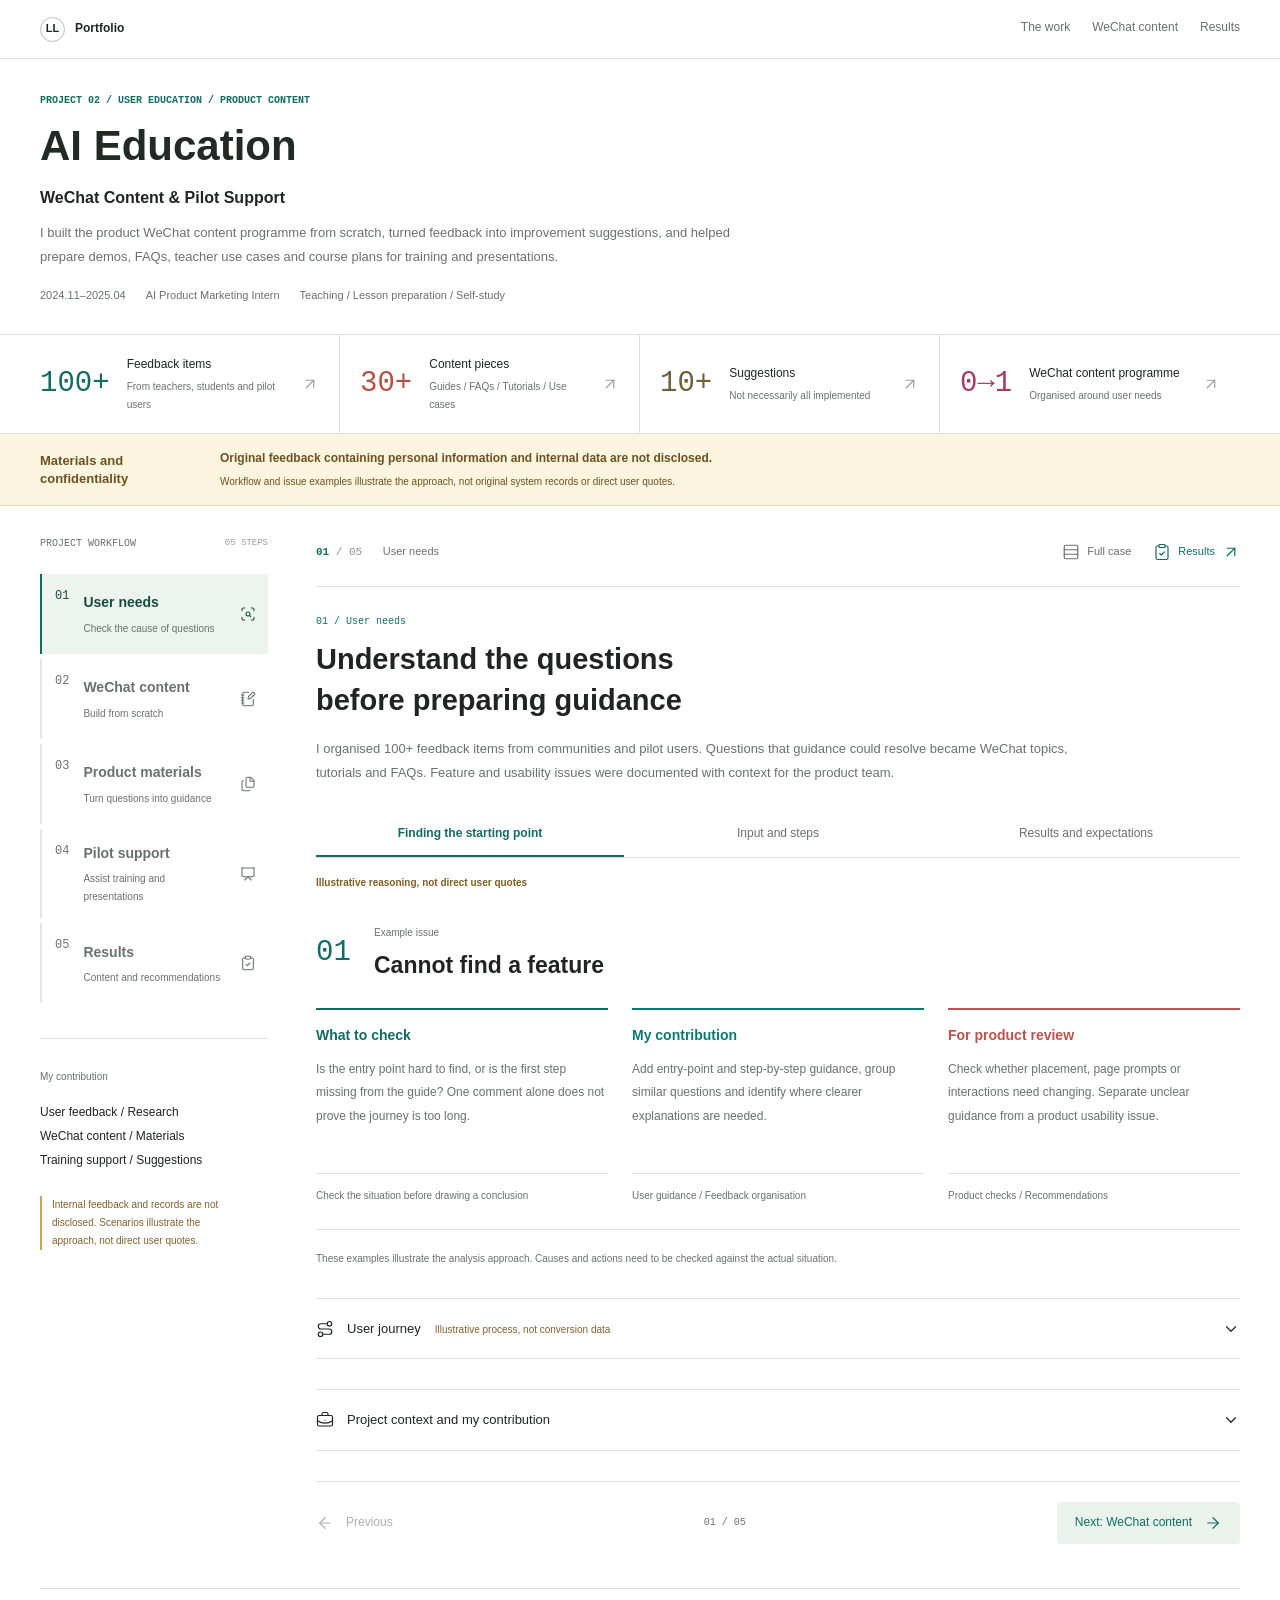
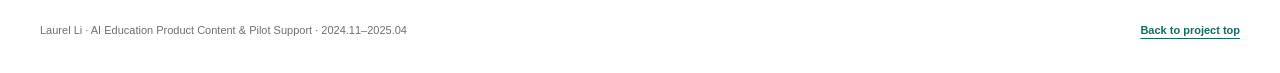
<file: projects/ai-education-product/case_study.html>
<!doctype html>
<html lang="en">
<head>
  <meta charset="UTF-8">
  <meta name="viewport" content="width=device-width, initial-scale=1">
  <meta name="description" content="AI education product content and pilot support: building WeChat content, organising feedback and product materials, and supporting training and presentations.">
  <title>AI Education: Product Content & Pilot Support | Laurel Li</title>
  <style>
    :root {
      --ink: #202e36; --dark: #20343d; --blue: #2462c8; --teal: #087b70;
      --pink: #b13a69; --gold: #94651a; --yellow: #ffe083; --muted: #5d6c77;
      --line: #d6dfe5; --soft: #f3f6f8; --paper: #fff;
    }
    * { box-sizing: border-box; }
    html { scroll-behavior: smooth; scroll-padding-top: 88px; }
    body { margin: 0; color: var(--ink); background: #fff; font: 16px/1.8 Inter, -apple-system, BlinkMacSystemFont, "Segoe UI", "PingFang SC", "Microsoft YaHei", sans-serif; letter-spacing: 0; }
    h1, h2, h3, h4, p, figure { margin: 0; }
    h1, h2, h3, h4 { line-height: 1.4; text-wrap: balance; letter-spacing: 0; }
    p { overflow-wrap: anywhere; }
    a { color: inherit; text-underline-offset: 4px; }
    img { display: block; max-width: 100%; height: auto; }
    button { font: inherit; cursor: pointer; touch-action: manipulation; }
    button, a { -webkit-tap-highlight-color: transparent; }
    [hidden] { display: none !important; }
    :focus-visible { outline: 3px solid var(--pink); outline-offset: 5px; }
    .mono { font-family: "SFMono-Regular", Consolas, monospace; font-variant-numeric: tabular-nums; }
    .wrap { width: min(1180px, calc(100% - 64px)); margin-inline: auto; }
    .skip-link { position: fixed; left: 12px; top: 8px; z-index: 100; transform: translateY(-150%); padding: 8px 12px; background: #fff; }
    .skip-link:focus { transform: none; }
    .nav { position: sticky; top: 0; z-index: 30; display: flex; align-items: center; justify-content: space-between; gap: 24px; min-height: 64px; padding: 0 max(32px, calc((100% - 1180px) / 2)); color: #fff; background: #20343dfb; border-bottom: 1px solid #ffffff30; }
    .brand { display: inline-flex; align-items: center; gap: 10px; font-size: 13px; font-weight: 750; text-decoration: none; white-space: nowrap; }
    .brand-mark { display: grid; place-items: center; width: 28px; height: 28px; border: 1px solid #ffffff75; border-radius: 50%; font-size: 11px; }
    .nav-links { display: flex; gap: 22px; min-width: 0; overflow: auto; scrollbar-width: none; }
    .nav-links::-webkit-scrollbar { display: none; }
    .nav-links a { display: inline-flex; flex-shrink: 0; align-items: center; min-height: 44px; color: #d1dde4; font-size: 12px; border-bottom: 2px solid transparent; text-decoration: none; }
    .nav-links a:hover, .nav-links a[aria-current="location"] { color: #fff; border-bottom-color: var(--yellow); }
    .hero { position: relative; isolation: isolate; color: #fff; background: var(--dark); }
    .hero-inner { padding-block: 58px 48px; }
    .eyebrow { margin-bottom: 22px; color: #ffdf8a; font-size: 11px; font-weight: 750; }
    h1 { max-width: 870px; font-size: 56px; line-height: 1.23; font-weight: 850; }
    .hero-copy { max-width: 640px; margin-top: 24px; color: #e1eaf0; font-size: 17px; line-height: 1.95; }
    .hero-meta { display: flex; gap: 8px 22px; flex-wrap: wrap; margin-top: 25px; color: #d0dfe6; font-size: 12px; }
    .hero-meta span { padding-left: 10px; border-left: 2px solid #ffdf8a; }
    .hero-foot { display: flex; justify-content: space-between; align-items: center; gap: 24px; margin-top: 30px; padding-top: 17px; border-top: 1px solid #ffffff40; }
    .hero-foot p { color: #d0dfe6; font-size: 12px; }
    .hero-foot a { display: inline-flex; min-height: 44px; align-items: center; gap: 16px; color: #ffdf8a; text-decoration: none; font-size: 12px; font-weight: 750; }
    .disclosure { color: #362807; background: var(--yellow); border-bottom: 1px solid #d9b759; }
    .disclosure-inner { display: grid; grid-template-columns: 205px 1fr; align-items: center; gap: 40px; padding-block: 22px; }
    .disclosure h2 { font-size: 18px; }
    .disclosure strong { display: block; font-size: 15px; }
    .disclosure p { margin-top: 5px; font-size: 12px; }
    .snapshot { border-bottom: 1px solid var(--line); }
    .metric-row { display: grid; grid-template-columns: repeat(4, minmax(0, 1fr)); }
    .metric { --accent: var(--blue); display: grid; grid-template-columns: 1fr; align-content: start; gap: 12px; padding: 27px 24px; border-right: 1px solid var(--line); }
    .metric:first-child { padding-left: 0; }
    .metric:nth-child(2) { --accent: var(--teal); }
    .metric:nth-child(3) { --accent: var(--gold); }
    .metric:last-child { --accent: var(--pink); border: 0; }
    .metric strong { color: var(--accent); font: 48px/1.2 "SFMono-Regular", Consolas, monospace; }
    .metric b { display: block; font-size: 14px; }
    .metric span { display: block; margin-top: 4px; font-size: 11px; color: var(--muted); }
    .band { border-bottom: 1px solid var(--line); }
    .band.soft { background: var(--soft); }
    .section { padding-block: 74px; scroll-margin-top: 14px; }
    .section-head { display: grid; grid-template-columns: minmax(0, .85fr) minmax(0, 1.15fr); gap: 70px; margin-bottom: 36px; align-items: start; }
    .kicker { color: var(--blue); font-size: 11px; font-weight: 750; margin-bottom: 12px; }
    h2 { font-size: 36px; line-height: 1.35; font-weight: 800; }
    h3 { font-size: 21px; } h4 { font-size: 16px; }
    .lead { color: var(--muted); font-size: 15px; line-height: 1.95; padding-top: 3px; }
    .lead p + p { margin-top: 12px; }
    .responsibilities { display: grid; grid-template-columns: repeat(3, minmax(0, 1fr)); gap: 28px; }
    .responsibility { --accent: var(--blue); display: grid; grid-template-columns: 40px 1fr; gap: 20px; padding-top: 24px; border-top: 3px solid var(--accent); }
    .responsibility:nth-child(2) { --accent: var(--teal); }
    .responsibility:nth-child(3) { --accent: var(--pink); }
    .responsibility > span { color: var(--accent); font: 27px/1.5 "SFMono-Regular", Consolas, monospace; }
    .responsibility p { margin-top: 10px; color: var(--muted); font-size: 13px; }
    .subheading { display: flex; align-items: baseline; justify-content: space-between; gap: 16px; flex-wrap: wrap; margin-bottom: 22px; }
    .subheading h3 { font-size: 18px; }
    .example-label { color: var(--gold); font-size: 11px; font-weight: 650; }
    .usage-path { display: grid; grid-template-columns: repeat(5, minmax(0, 1fr)); gap: 24px; padding: 0; list-style: none; margin: 0 0 44px; }
    .usage-path li { --accent: var(--blue); position: relative; padding-top: 22px; border-top: 3px solid var(--accent); }
    .usage-path li:nth-child(2) { --accent: var(--teal); }
    .usage-path li:nth-child(3) { --accent: var(--pink); }
    .usage-path li:nth-child(4) { --accent: var(--gold); }
    .usage-path li:nth-child(5) { --accent: var(--teal); }
    .usage-path li:not(:last-child)::after { content: "→"; position: absolute; right: -23px; top: -20px; background: var(--soft); color: var(--accent); font-size: 23px; padding-inline: 3px; }
    .path-number { display: block; color: var(--accent); font: 33px/1.1 "SFMono-Regular", Consolas, monospace; margin-bottom: 16px; }
    .usage-path h4 { font-size: 16px; }
    .usage-path p { margin-top: 9px; font-size: 12px; color: var(--muted); }
    .feedback-toolbar { display: flex; align-items: center; justify-content: space-between; flex-wrap: wrap; gap: 16px 28px; margin-bottom: 22px; }
    .feedback-tabs { display: flex; width: min(580px, 100%); padding: 4px; border: 1px solid #c7d3db; border-radius: 6px; background: #fff; }
    .feedback-tabs button { flex: 1; min-width: 0; min-height: 44px; padding: 8px 12px; border: 0; border-radius: 3px; color: var(--muted); background: transparent; font-size: 13px; }
    .feedback-tabs button[aria-selected="true"] { color: #fff; background: var(--dark); }
    .feedback-tabs button:hover:not([aria-selected="true"]) { color: var(--blue); background: var(--soft); }
    .decision-panel { min-width: 0; padding: 28px 0; border-block: 1px solid var(--line); }
    .decision-panel + .decision-panel { margin-top: 28px; }
    .feedback-enhanced .decision-panel { margin-top: 0; }
    .case-question { display: grid; grid-template-columns: 62px 1fr; gap: 22px; align-items: center; min-height: 91px; padding-bottom: 25px; }
    .case-question > span { color: var(--blue); font: 42px/1.1 "SFMono-Regular", Consolas, monospace; }
    .case-question small { display: block; color: var(--muted); font-size: 10px; margin-bottom: 7px; }
    .case-question h3 { font-size: 23px; }
    .decision-columns { display: grid; grid-template-columns: repeat(3, minmax(0, 1fr)); gap: 30px; }
    .decision-column { --accent: var(--blue); padding-top: 18px; border-top: 3px solid var(--accent); }
    .decision-column:nth-child(2) { --accent: var(--teal); }
    .decision-column:nth-child(3) { --accent: var(--pink); }
    .decision-column h4 { color: var(--accent); font-size: 16px; }
    .decision-column p { min-height: 94px; margin-top: 12px; color: var(--muted); font-size: 14px; line-height: 1.95; }
    .decision-column small { display: block; padding-top: 13px; border-top: 1px solid var(--line); font-size: 11px; color: var(--muted); }
    .example-note { margin-top: 20px; font-size: 11px; color: var(--muted); }
    .content-grid { display: grid; grid-template-columns: repeat(4, minmax(0, 1fr)); gap: 24px; }
    .content-item { --accent: var(--blue); padding: 25px 22px; border: 1px solid var(--line); border-top: 4px solid var(--accent); border-radius: 5px; background: #fff; }
    .content-item:nth-child(2) { --accent: var(--teal); }
    .content-item:nth-child(3) { --accent: var(--pink); }
    .content-item:nth-child(4) { --accent: var(--gold); }
    .content-item > span { display: block; color: var(--accent); font: 35px/1.2 "SFMono-Regular", Consolas, monospace; }
    .content-item h3 { margin-top: 22px; font-size: 21px; }
    .content-item p { min-height: 76px; margin-top: 12px; color: var(--muted); font-size: 13px; }
    .content-item small { display: block; font-size: 11px; color: var(--accent); margin-top: 18px; padding-top: 13px; border-top: 1px solid var(--line); }
    .document-outline { display: grid; grid-template-columns: .8fr 1.2fr; gap: 60px; margin-top: 40px; padding-top: 32px; border-top: 1px solid var(--line); }
    .outline-intro h3 { margin-bottom: 12px; font-size: 23px; }
    .outline-intro p { color: var(--muted); font-size: 13px; margin-top: 17px; }
    .outline-steps { list-style: none; margin: 0; padding: 0; }
    .outline-steps li { display: grid; grid-template-columns: 30px 92px 1fr; gap: 20px; align-items: baseline; padding: 14px 0; border-bottom: 1px solid var(--line); }
    .outline-steps li:first-child { padding-top: 0; }
    .outline-steps li span { color: var(--blue); font-size: 11px; }
    .outline-steps li strong { font-size: 14px; }
    .outline-steps li p { color: var(--muted); font-size: 12px; }
    .pilot-stages { display: grid; grid-template-columns: repeat(4, minmax(0, 1fr)); gap: 28px; margin-bottom: 32px; }
    .pilot-stage { --accent: var(--blue); padding-top: 24px; border-top: 3px solid var(--accent); }
    .pilot-stage:nth-child(2) { --accent: var(--teal); }
    .pilot-stage:nth-child(3) { --accent: var(--pink); }
    .pilot-stage:nth-child(4) { --accent: var(--gold); }
    .workflow-summary { display: flex; flex-wrap: wrap; align-items: center; gap: 10px 18px; margin-top: 30px; padding-top: 22px; border-top: 1px solid var(--line); font-size: 13px; font-weight: 650; }
    .workflow-summary b { color: var(--teal); }
    .practice-note { margin: 0 0 32px; padding: 18px 0; border-block: 1px solid var(--line); font-size: 14px; color: var(--muted); }
    .practice-note strong { color: var(--ink); margin-right: 12px; }
    .pilot-stage span { color: var(--accent); font-size: 10px; font-weight: 750; }
    .pilot-stage h3 { margin-top: 16px; font-size: 23px; }
    .pilot-stage p { color: var(--muted); font-size: 13px; margin-top: 13px; }
    .results-band { color: #fff; background: var(--dark); }
    .results-band .kicker { color: #9adacb; }
    .results-band .lead { color: #d1dfe6; }
    .result-list { list-style: none; margin: 0; padding: 0; border-top: 1px solid #ffffff40; }
    .result-list li { display: grid; grid-template-columns: 55px .8fr 1.2fr; align-items: baseline; gap: 28px; padding-block: 26px; border-bottom: 1px solid #ffffff40; }
    .result-list li > span { font: 22px/1.2 "SFMono-Regular", Consolas, monospace; color: #ffdf8a; }
    .result-list h3 { font-size: 21px; }
    .result-list p { font-size: 14px; color: #d1dfe6; }
    .scope-note { margin-top: 28px; font-size: 12px; color: #d1dfe6; }
    .scope-note strong { color: #ffdf8a; margin-right: 14px; }
    .footer { padding-block: 24px; color: var(--muted); font-size: 11px; }
    .footer .wrap { display: flex; align-items: center; justify-content: space-between; gap: 20px; }
    .footer a { display: inline-flex; min-height: 44px; align-items: center; color: var(--blue); font-weight: 700; }
    @media (max-width: 1000px) {
      h1 { font-size: 48px; } h2 { font-size: 32px; }
      .nav-links { gap: 17px; } .brand { font-size: 12px; }
      .section-head { gap: 36px; }
      .metric { grid-template-columns: 1fr; gap: 7px; padding-inline: 22px; }
      .metric strong { font-size: 43px; }
      .responsibility { gap: 13px; grid-template-columns: 33px 1fr; }
      .responsibility h3 { font-size: 19px; }
      .usage-path { gap: 18px; } .usage-path li:not(:last-child)::after { right: -20px; }
      .usage-path h4 { font-size: 15px; }
      .decision-columns { gap: 24px; } .decision-column p { min-height: 120px; }
      .content-grid { grid-template-columns: repeat(2, minmax(0, 1fr)); }
      .content-item { padding: 24px; } .content-item p { min-height: 48px; }
      .document-outline { gap: 34px; }
      .pilot-stages { grid-template-columns: repeat(2, minmax(0, 1fr)); }
    }
    @media (max-width: 760px) {
      html { scroll-padding-top: 104px; }
      .wrap { width: calc(100% - 36px); }
      .nav { flex-direction: column; align-items: stretch; padding: 12px 18px 0; gap: 0; }
      .brand { font-size: 12px; } .brand-mark { width: 24px; height: 24px; }
      .nav-links { width: 100%; gap: 23px; } .nav-links a { font-size: 11px; }
      .hero-inner { padding-block: 36px 26px; }
      h1 { font-size: 32px; line-height: 1.35; }
      .eyebrow { font-size: 10px; margin-bottom: 16px; }
      .hero-copy { font-size: 14px; margin-top: 19px; }
      .hero-meta { font-size: 10px; gap: 7px 16px; margin-top: 20px; }
      .hero-foot { margin-top: 24px; padding-top: 12px; gap: 18px; }
      .hero-foot p { font-size: 10px; max-width: 178px; }
      .hero-foot a { font-size: 11px; flex-shrink: 0; gap: 10px; }
      .disclosure-inner { grid-template-columns: 1fr; gap: 10px; padding-block: 20px; }
      .disclosure h2 { font-size: 18px; } .disclosure strong { font-size: 13px; } .disclosure p { font-size: 11px; }
      .metric, .metric:first-child { padding: 20px 12px; gap: 9px; }
      .metric-row { grid-template-columns: repeat(2, minmax(0, 1fr)); }
      .metric:nth-child(odd) { padding-left: 0; } .metric:nth-child(even) { border-right: 0; }
      .metric:nth-child(-n+2) { border-bottom: 1px solid var(--line); }
      .metric strong { font-size: 34px; } .metric b { font-size: 12px; } .metric span { font-size: 10px; }
      .section { padding-block: 50px; }
      .section-head { grid-template-columns: 1fr; gap: 18px; margin-bottom: 28px; }
      h2 { font-size: 29px; } .lead { font-size: 14px; }
      .kicker { font-size: 10px; margin-bottom: 10px; }
      .responsibilities { grid-template-columns: 1fr; gap: 24px; }
      .responsibility { grid-template-columns: 35px 1fr; gap: 15px; padding-top: 18px; }
      .responsibility p { margin-top: 7px; } .responsibility h3 { font-size: 21px; }
      .subheading { gap: 8px; margin-bottom: 20px; }
      .subheading h3 { font-size: 17px; } .example-label { font-size: 10px; }
      .usage-path { grid-template-columns: 1fr; gap: 0; margin-bottom: 34px; }
      .usage-path li { border-top: 0; border-left: 2px solid var(--accent); padding: 0 0 23px 54px; margin-left: 9px; }
      .usage-path li:last-child { padding-bottom: 0; }
      .path-number { position: absolute; top: 2px; left: 14px; font-size: 21px; }
      .usage-path li:not(:last-child)::after { content: "↓"; left: -10px; right: auto; top: auto; bottom: 0; font-size: 20px; padding: 0; }
      .usage-path h4 { font-size: 17px; } .usage-path p { margin-top: 6px; font-size: 12px; }
      .feedback-toolbar { gap: 12px; }
      .feedback-tabs { width: 100%; } .feedback-tabs button { font-size: 12px; padding-inline: 6px; min-height: 46px; }
      .decision-panel { padding-block: 22px; }
      .case-question { grid-template-columns: 40px 1fr; gap: 16px; min-height: 100px; }
      .case-question > span { font-size: 30px; } .case-question h3 { font-size: 21px; }
      .decision-columns { grid-template-columns: 1fr; gap: 23px; }
      .decision-column { padding-top: 15px; } .decision-column p { min-height: 80px; font-size: 13px; margin-top: 9px; }
      .decision-column small { font-size: 10px; padding-top: 10px; }
      .example-note { font-size: 10px; margin-top: 16px; }
      .content-grid { gap: 16px; }
      .content-item { padding: 19px 15px; } .content-item > span { font-size: 29px; }
      .content-item h3 { margin-top: 16px; font-size: 18px; }
      .content-item p { min-height: 90px; font-size: 12px; margin-top: 10px; }
      .content-item small { font-size: 10px; margin-top: 12px; }
      .document-outline { grid-template-columns: 1fr; gap: 25px; margin-top: 30px; padding-top: 25px; }
      .outline-intro h3 { font-size: 22px; } .outline-intro p { margin-top: 12px; }
      .outline-steps li { grid-template-columns: 22px 76px 1fr; gap: 12px; }
      .outline-steps li strong { font-size: 13px; } .outline-steps li p { font-size: 11px; }
      .pilot-stages { grid-template-columns: 1fr; gap: 23px; margin-bottom: 30px; }
      .workflow-summary { gap: 8px 12px; font-size: 12px; }
      .practice-note { font-size: 13px; }
      .pilot-stage { padding-top: 17px; } .pilot-stage h3 { margin-top: 10px; font-size: 21px; } .pilot-stage p { margin-top: 9px; }
      .result-list li { grid-template-columns: 32px 1fr; gap: 10px 16px; padding-block: 23px; }
      .result-list li > span { font-size: 19px; } .result-list h3 { font-size: 21px; }
      .result-list p { grid-column: 2; font-size: 13px; }
      .scope-note { font-size: 11px; } .scope-note strong { display: block; margin-bottom: 8px; }
      .footer .wrap { flex-direction: column; align-items: flex-start; gap: 6px; }
    }
    @media (prefers-reduced-motion: reduce) { html { scroll-behavior: auto; } }
  </style>
  <link rel="stylesheet" href="../ai-news-dashboard/case-study-workspace.css">
  <link rel="stylesheet" href="../project-workspace.css">
  <link rel="stylesheet" href="../english-case.css">
</head>
<body>
  <a class="skip-link" href="#overview">Skip to project content</a>
  <nav class="nav" aria-label="Page navigation">
    <a class="brand" href="../../index.html" aria-label="Back to portfolio"><span class="brand-mark">LL</span><span>Laurel Li · Market Operations</span></a>
    <div class="nav-links"><a href="#overview">My contribution</a><a href="#feedback">User needs</a><a href="#content">WeChat content</a><a href="#pilot">Pilot support</a><a href="#results">Results</a></div>
  </nav>
  <main>
    <header class="hero">
      <div class="wrap hero-inner">
        <p class="eyebrow">PROJECT 02 / AI EDUCATION · CONTENT & PILOT SUPPORT</p>
        <h1>AI Education<br>Product Content & Pilot Support</h1>
        <p class="hero-copy">I built the product WeChat content programme from scratch, turned feedback into improvement suggestions, and helped prepare demos, FAQs, teacher use cases and course plans for training and presentations.</p>
        <div class="hero-meta"><span>2024.11–2025.04</span><span>AI Product Marketing Intern</span><span>Teaching / Lesson preparation / Self-study</span></div>
        <div class="hero-foot"><p>Research / WeChat content / Product materials / Pilot support</p><a href="#pilot">Product content & pilot support <span aria-hidden="true">↓</span></a></div>
      </div>
    </header>
    <aside class="disclosure" aria-labelledby="disclosure-title">
      <div class="wrap disclosure-inner"><h2 id="disclosure-title">Materials and confidentiality</h2><div><strong>Original feedback containing personal information and internal data are not disclosed.</strong><p>Workflow and issue examples illustrate the approach, not original system records or direct user quotes.</p></div></div>
    </aside>
    <div class="snapshot">
      <div class="wrap metric-row" aria-label="Work and period results">
        <div class="metric"><strong>100+</strong><div><b>Feedback items</b><span>From teachers, students and pilot users</span></div></div>
        <div class="metric"><strong>30+</strong><div><b>Content pieces</b><span>Guides, FAQs, tutorials and use cases</span></div></div>
        <div class="metric"><strong>10+</strong><div><b>Improvement suggestions</b><span>Product and operational recommendations</span></div></div>
        <div class="metric"><strong>0→1</strong><div><b>WeChat content programme</b><span>Built around practical user needs</span></div></div>
      </div>
    </div>

    <div class="band">
      <section class="wrap section" id="overview" aria-labelledby="overview-title">
        <div class="section-head"><div><p class="kicker">01 / CONTEXT & CONTRIBUTION</p><h2 id="overview-title">Help educators understand the product<br>and begin using it</h2></div><div class="lead"><p>The product serves university teachers, students and educational institutions across teaching, lesson preparation and self-study. Promotion needs both a clear value proposition and practical instructions.</p><p>I connected feedback, WeChat content and product materials: understand the questions, prepare guidance with the team, support training, then use feedback for content updates and product suggestions.</p></div></div>
        <div class="responsibilities">
          <article class="responsibility"><span>01</span><div><h3>Organise user feedback</h3><p>Group questions from teachers, students and pilot users to identify recurring needs and improvement opportunities.</p></div></article>
          <article class="responsibility"><span>02</span><div><h3>Build WeChat content</h3><p>Develop the content programme from scratch, writing guides, FAQs, tutorials and use cases around user needs.</p></div></article>
          <article class="responsibility"><span>03</span><div><h3>Product content & pilot support</h3><p>Help organise demos, FAQs, teacher use cases and course plans, and assist with training and presentations.</p></div></article>
        </div>
        <p class="workflow-summary" aria-label="Project workflow"><span>Feedback items</span><b aria-hidden="true">→</b><span>Content & materials</span><b aria-hidden="true">→</b><span>Training & presentation support</span><b aria-hidden="true">→</b><span>Review usage questions</span><b aria-hidden="true">→</b><span>Update guidance and suggest improvements</span></p>
      </section>
    </div>

    <div class="band soft">
      <section class="wrap section" id="feedback" aria-labelledby="feedback-title">
        <div class="section-head"><div><p class="kicker">02 / USER NEEDS & FEEDBACK</p><h2 id="feedback-title">Understand the questions<br>before preparing guidance</h2></div><p class="lead">I organised 100+ feedback items from communities and pilot users. Questions that guidance could resolve became WeChat topics, tutorials and FAQs. Feature and usability issues were documented with context for the product team.</p></div>
        <div class="subheading"><h3>User journey</h3><span class="example-label">Illustrative process, not behavioural or conversion data</span></div>
        <ol class="usage-path" aria-label="Illustrative user journey">
          <li><span class="path-number">01</span><h4>Discover features</h4><p>Understand suitable tasks</p></li>
          <li><span class="path-number">02</span><h4>Try the product</h4><p>Follow the initial instructions</p></li>
          <li><span class="path-number">03</span><h4>Encounter a question</h4><p>Record confusion or obstacles</p></li>
          <li><span class="path-number">04</span><h4>Get support</h4><p>Use guidance or team follow-up</p></li>
          <li><span class="path-number">05</span><h4>Share feedback</h4><p>Report any unresolved issues</p></li>
        </ol>
        <div class="feedback-toolbar"><div class="feedback-tabs" role="tablist" aria-label="Illustrative feedback issues" hidden><button id="feedback-tab-entry" role="tab" type="button" aria-controls="feedback-entry" aria-selected="true" data-feedback="entry">Finding the starting point</button><button id="feedback-tab-input" role="tab" type="button" aria-controls="feedback-input" aria-selected="false" tabindex="-1" data-feedback="input">Input and steps</button><button id="feedback-tab-result" role="tab" type="button" aria-controls="feedback-result" aria-selected="false" tabindex="-1" data-feedback="result">Results and expectations</button></div><span class="example-label">Illustrative reasoning, not direct user quotes</span></div>
        <div class="decision-panel" id="feedback-entry" role="region" aria-labelledby="entry-title" tabindex="0">
          <div class="case-question"><span>01</span><div><small>Example issue</small><h3 id="entry-title">Cannot find a feature</h3></div></div>
          <div class="decision-columns">
            <article class="decision-column"><h4>What to check</h4><p>Is the entry point hard to find, or is the first step missing from the guide? One comment alone does not prove the journey is too long.</p><small>Check the situation before drawing a conclusion</small></article>
            <article class="decision-column"><h4>My contribution</h4><p>Add entry-point and step-by-step guidance, group similar questions and identify where clearer explanations are needed.</p><small>User guidance / Feedback organisation</small></article>
            <article class="decision-column"><h4>For product review</h4><p>Check whether placement, page prompts or interactions need changing. Separate unclear guidance from a product usability issue.</p><small>Product checks / Recommendations</small></article>
          </div>
        </div>
        <div class="decision-panel" id="feedback-input" role="region" aria-labelledby="input-title" tabindex="0">
          <div class="case-question"><span>02</span><div><small>Example issue</small><h3 id="input-title">Unsure how to describe a task</h3></div></div>
          <div class="decision-columns">
            <article class="decision-column"><h4>What to check</h4><p>Is the task clear? Are input requirements explained? Review the actual interaction to find the point of confusion.</p><small>Check the situation before drawing a conclusion</small></article>
            <article class="decision-column"><h4>My contribution</h4><p>Add input examples and use-case guidance, turn requirements into concrete steps and note remaining questions.</p><small>User guidance / Feedback organisation</small></article>
            <article class="decision-column"><h4>For product review</h4><p>Review input prompts, requirements and error messages to determine whether clearer instructions or interaction changes are needed.</p><small>Product checks / Recommendations</small></article>
          </div>
        </div>
        <div class="decision-panel" id="feedback-result" role="region" aria-labelledby="result-title" tabindex="0">
          <div class="case-question"><span>03</span><div><small>Example issue</small><h3 id="result-title">Results do not match expectations</h3></div></div>
          <div class="decision-columns">
            <article class="decision-column"><h4>What to check</h4><p>This could relate to inputs, the task or product capability. Understand the actual task and output before attributing it to user misunderstanding.</p><small>Check the situation before drawing a conclusion</small></article>
            <article class="decision-column"><h4>My contribution</h4><p>Document the task, steps and specific differences. Clarify existing feature guidance and raise unresolved questions with the team.</p><small>User guidance / Feedback organisation</small></article>
            <article class="decision-column"><h4>For product review</h4><p>Check output quality, feature limits and possible errors to identify product changes or additional guidance.</p><small>Product checks / Recommendations</small></article>
          </div>
        </div>
        <p class="example-note">These examples illustrate the analysis approach. Causes and actions need to be checked against the actual situation.</p>
      </section>
    </div>

    <div class="band">
      <section class="wrap section" id="content" aria-labelledby="content-title">
        <div class="section-head"><div><p class="kicker">03 / WECHAT CONTENT & USER EDUCATION</p><h2 id="content-title">From scratch<br>to a product content programme</h2></div><p class="lead">I produced 30+ guides, FAQs, tutorials and use-case articles around teaching, lesson preparation and self-study. They explain when a feature is useful, how to use it and what to do when questions arise.</p></div>
        <div class="content-grid">
          <article class="content-item"><span>01</span><h3>Getting-started guides</h3><p>Introduce entry points, key features and first-use steps.</p><small>Where to start</small></article>
          <article class="content-item"><span>02</span><h3>Feature tutorials</h3><p>Explain specific steps, input requirements and how to view results.</p><small>How to complete a task</small></article>
          <article class="content-item"><span>03</span><h3>FAQs</h3><p>Group recurring questions with clear answers and relevant notes.</p><small>How to resolve a question</small></article>
          <article class="content-item"><span>04</span><h3>Use cases</h3><p>Connect features to lesson preparation, teaching and self-study.</p><small>Which tasks fit</small></article>
        </div>
        <div class="document-outline">
          <div class="outline-intro"><h3>How content connects to product materials</h3><span class="example-label">Work summary, not historical backend screenshots</span><p>WeChat content provides a lasting reference; product materials add specific steps and examples. User feedback guides further updates.</p></div>
          <ol class="outline-steps" aria-label="Connecting WeChat content and product materials">
            <li><span class="mono">01</span><strong>Choose topics</strong><p>Use recurring questions and practical tasks to identify topics</p></li>
            <li><span class="mono">02</span><strong>Write content</strong><p>Turn feature descriptions into clear steps and examples</p></li>
            <li><span class="mono">03</span><strong>Prepare materials</strong><p>Help organise demos, FAQs, teacher use cases and course plans</p></li>
            <li><span class="mono">04</span><strong>Update guidance</strong><p>Group feedback and pilot questions to refine the next explanation</p></li>
          </ol>
        </div>
      </section>
    </div>

    <div class="band soft">
      <section class="wrap section" id="pilot" aria-labelledby="pilot-title">
        <div class="section-head"><div><p class="kicker">04 / PRODUCT CONTENT & PILOT SUPPORT</p><h2 id="pilot-title">Prepare product materials<br>for training and presentations</h2></div><p class="lead">I proposed 10+ improvements based on user feedback, helped organise product demos, FAQs, teacher use cases and course plans, and assisted with product training and presentations.</p></div>
        <div class="pilot-stages">
          <article class="pilot-stage"><span>01 / FEEDBACK</span><h3>Summarise feedback</h3><p>Group common questions and identify missing guidance.</p></article>
          <article class="pilot-stage"><span>02 / MATERIALS</span><h3>Organise materials</h3><p>Work with the team on demos, FAQs, teacher use cases and course plans.</p></article>
          <article class="pilot-stage"><span>03 / SUPPORT</span><h3>Support training</h3><p>Provide materials and content to assist the team with training and presentations.</p></article>
          <article class="pilot-stage"><span>04 / SUGGESTIONS</span><h3>Share recommendations</h3><p>Summarise 10+ suggestions from user feedback for the relevant teams to consider.</p></article>
        </div>
        <p class="practice-note"><strong>My approach</strong>Materials should answer real questions. Address guidance gaps with tutorials and FAQs; document feature and usability issues as product suggestions.</p>
      </section>
    </div>

    <div class="band results-band">
      <section class="wrap section" id="results" aria-labelledby="results-title">
        <div class="section-head"><div><p class="kicker">05 / RESULTS</p><h2 id="results-title">Turn user questions<br>into content and recommendations</h2></div><p class="lead">I built the WeChat content foundation, helped prepare product materials and translated user feedback into practical guidance and improvement suggestions, supporting training and presentations.</p></div>
        <ul class="result-list">
          <li><span>01</span><h3>Organised user questions</h3><p>Categorised feedback and identified recurring questions and issues requiring further checks.</p></li>
          <li><span>02</span><h3>Established WeChat content</h3><p>Built the programme from scratch and produced 30+ guides, FAQs, tutorials and use cases.</p></li>
          <li><span>03</span><h3>Product content & pilot support</h3><p>Helped organise demos, FAQs, teacher use cases and course plans, and assisted with product training and presentations.</p></li>
          <li><span>04</span><h3>Proposed product and operational improvements</h3><p>Developed 10+ suggestions, updated explanations and raised issues with the relevant teams.</p></li>
        </ul>
        <p class="scope-note"><strong>Results and confidentiality</strong>Figures are from my internship summary; internal records are not disclosed. Suggestions were not necessarily all implemented. My training and presentation role was supportive.</p>
      </section>
    </div>
  </main>
  <footer class="footer"><div class="wrap"><span>Laurel Li · AI Education Product Content & Pilot Support · 2024.11–2025.04</span><a href="../../index.html">Back to project top</a></div></footer>
  <script>
    const tabs = [...document.querySelectorAll('[data-feedback]')];
    const panels = [...document.querySelectorAll('.decision-panel')];
    function selectFeedback(tab) {
      tabs.forEach(item => {
        const selected = item === tab;
        item.setAttribute('aria-selected', String(selected));
        item.tabIndex = selected ? 0 : -1;
      });
      panels.forEach(panel => {
        panel.hidden = panel.id !== tab.getAttribute('aria-controls');
      });
    }
    // All examples remain readable without JavaScript; tabs enhance the same content.
    panels.forEach((panel, index) => {
      panel.setAttribute('role', 'tabpanel');
      panel.setAttribute('aria-labelledby', tabs[index].id);
    });
    document.querySelector('.feedback-tabs').hidden = false;
    document.querySelector('#feedback').classList.add('feedback-enhanced');
    selectFeedback(tabs[0]);
    tabs.forEach((tab, index) => {
      tab.addEventListener('click', () => selectFeedback(tab));
      tab.addEventListener('keydown', event => {
        let next;
        if (event.key === 'ArrowRight') next = (index + 1) % tabs.length;
        if (event.key === 'ArrowLeft') next = (index - 1 + tabs.length) % tabs.length;
        if (event.key === 'Home') next = 0;
        if (event.key === 'End') next = tabs.length - 1;
        if (next === undefined) return;
        event.preventDefault();
        selectFeedback(tabs[next]);
        tabs[next].focus();
      });
    });
    if ('IntersectionObserver' in window) {
      const links = [...document.querySelectorAll('.nav-links a')];
      const observer = new IntersectionObserver(entries => {
        const visible = entries.filter(entry => entry.isIntersecting).sort((a, b) => a.boundingClientRect.top - b.boundingClientRect.top)[0];
        if (!visible) return;
        links.forEach(link => {
          if (link.hash === '#' + visible.target.id) link.setAttribute('aria-current', 'location');
          else link.removeAttribute('aria-current');
        });
      }, { rootMargin: '-110px 0px -55% 0px' });
      links.forEach(link => observer.observe(document.querySelector(link.hash)));
    }
  </script>
  <script src="../ai-news-dashboard/lucide.min.js"></script>
  <script src="../project-workspace.js" data-project="education"></script>
</body>
</html>
</file>
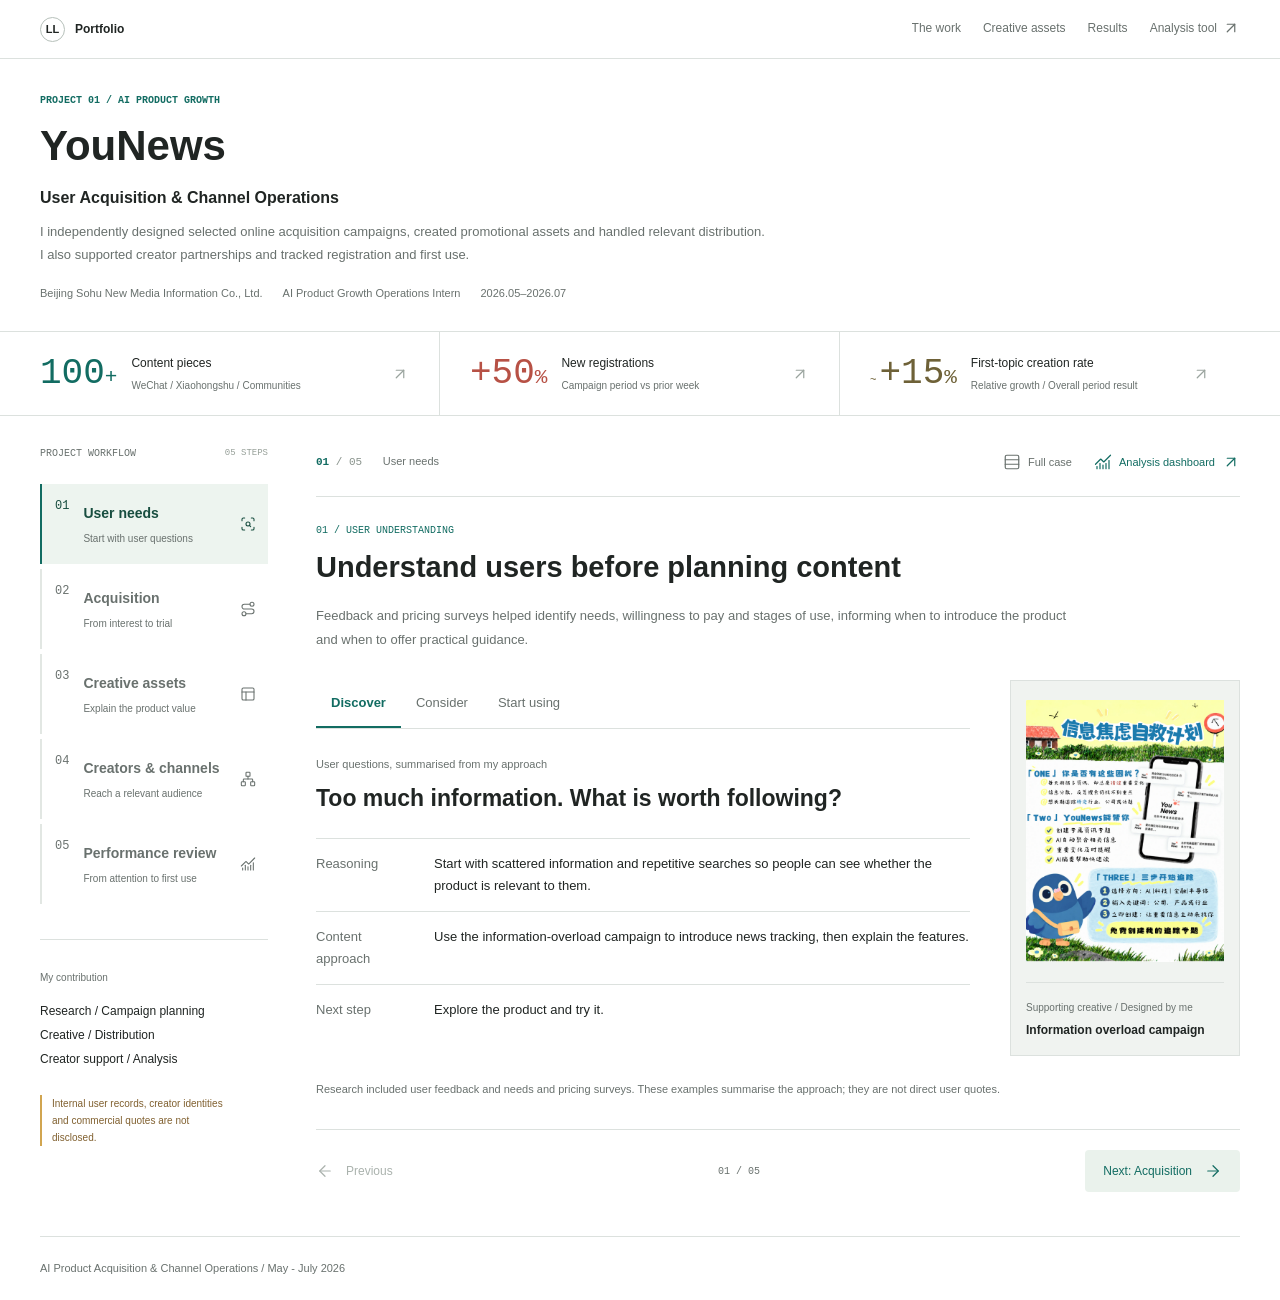
<file: projects/ai-news-dashboard/case_study.html>
<!doctype html>
<html lang="en">
<head>
  <meta charset="utf-8">
  <meta name="viewport" content="width=device-width, initial-scale=1">
  <meta name="description" content="AI product acquisition and channel operations: user research, campaigns, creative assets, creator partnerships, activation and performance reviews.">
  <title>AI Product Acquisition & Channel Operations | Laurel Li</title>
  <style>
    :root {
      --navy: #18242c; --navy-2: #21343d; --blue: #175bd4; --cyan: #087e79;
      --pink: #b63668; --green: #277c54; --orange: #d96c32; --gold: #f0c552;
      --ink: #18242c; --muted: #5e6978; --line: #dce2e8; --soft: #f4f6f8; --paper: #fff;
    }
    * { box-sizing: border-box; }
    html { scroll-behavior: smooth; scroll-padding-top: 88px; }
    body { margin: 0; color: var(--ink); background: #fff; font: 16px/1.7 Inter, -apple-system, BlinkMacSystemFont, "Segoe UI", "PingFang SC", "Microsoft YaHei", sans-serif; letter-spacing: 0; }
    h1, h2, h3, h4, p, figure { margin: 0; }
    h1, h2, h3, h4 { letter-spacing: 0; text-wrap: balance; }
    p { overflow-wrap: anywhere; }
    a { color: inherit; text-underline-offset: 4px; }
    img { display: block; width: 100%; height: auto; }
    [hidden] { display: none !important; }
    button { font: inherit; cursor: pointer; touch-action: manipulation; }
    button, a { -webkit-tap-highlight-color: transparent; }
    :focus-visible { outline: 3px solid var(--orange); outline-offset: 5px; }
    .mono { font-family: "SFMono-Regular", Consolas, monospace; font-variant-numeric: tabular-nums; }
    .skip-link { position: fixed; left: 12px; top: 8px; z-index: 100; transform: translateY(-160%); padding: 8px 12px; background: #fff; }
    .skip-link:focus { transform: none; }
    .report, .hero-inner, .metric-strip { width: min(1180px, calc(100% - 64px)); margin-inline: auto; }
    .site-nav { position: sticky; top: 0; z-index: 50; min-height: 64px; padding: 0 max(32px, calc((100% - 1180px) / 2)); display: flex; align-items: center; justify-content: space-between; gap: 24px; color: #fff; background: #18242cf7; border-bottom: 1px solid #ffffff25; backdrop-filter: blur(12px); }
    .nav-brand { display: inline-flex; gap: 10px; align-items: center; text-decoration: none; white-space: nowrap; font-size: 14px; font-weight: 750; }
    .brand-mark { display: grid; place-items: center; border: 1px solid #ffffff70; width: 28px; height: 28px; border-radius: 50%; font-size: 11px; }
    .nav-links { display: flex; align-items: center; gap: 22px; min-width: 0; overflow: auto; scrollbar-width: none; }
    .nav-links::-webkit-scrollbar { display: none; }
    .nav-links a { flex-shrink: 0; min-height: 44px; display: inline-flex; align-items: center; border-bottom: 2px solid transparent; text-decoration: none; color: #cad3d9; font-size: 12px; }
    .nav-links a:hover, .nav-links a.active { color: #fff; border-bottom-color: var(--gold); }
    .nav-links .nav-action { color: #f0d48b; }
    .hero { position: relative; isolation: isolate; overflow: hidden; min-height: 470px; display: flex; align-items: center; color: #fff; background: #18242c; }
    .hero::before { content: ""; position: absolute; inset: 0; z-index: -1; background: linear-gradient(90deg, #18242c 0%, #18242cee 46%, #18242c40 100%), url("event-materials/03-awareness.jpg") right 40% / auto 160% no-repeat; }
    .hero-inner { padding-block: 62px; }
    .eyebrow { color: #f0d48b; font-size: 12px; font-weight: 750; margin-bottom: 22px; }
    h1 { max-width: 950px; font-size: 60px; font-weight: 850; line-height: 1.2; }
    .hero-copy { max-width: 740px; margin-top: 24px; font-size: 18px; color: #e1e7eb; line-height: 1.85; }
    .hero-meta { display: flex; flex-wrap: wrap; gap: 8px 22px; margin-top: 28px; font-size: 12px; color: #ced8df; }
    .hero-meta span { border-left: 2px solid #f0c552; padding-left: 10px; }
    .snapshot { border-bottom: 1px solid var(--line); }
    .metric-strip { display: grid; grid-template-columns: repeat(4, minmax(0, 1fr)); }
    .metric { min-width: 0; padding: 27px 22px; border-right: 1px solid var(--line); }
    .metric:first-child { padding-left: 0; }
    .metric:last-child { border: 0; }
    .metric-label { display: block; font-size: 10px; color: var(--muted); font-weight: 700; }
    .metric strong { display: flex; align-items: center; min-height: 58px; font-size: 25px; line-height: 1.3; }
    .metric strong.mono { font-size: 46px; color: var(--blue); }
    .metric p { font-size: 11px; color: var(--muted); }
    .band { background: var(--paper); border-bottom: 1px solid var(--line); }
    .band.soft { background: var(--soft); }
    .band.dark { background: var(--navy); color: #fff; }
    .section { padding: 76px 0; scroll-margin-top: 16px; }
    .section-head { display: grid; grid-template-columns: minmax(0, .8fr) minmax(0, 1.2fr); gap: 64px; margin-bottom: 38px; align-items: start; }
    .kicker { color: var(--blue); font-size: 11px; font-weight: 750; margin-bottom: 14px; }
    h2 { font-size: 36px; line-height: 1.3; font-weight: 800; }
    h3 { font-size: 21px; line-height: 1.45; }
    h4 { font-size: 16px; line-height: 1.5; }
    .section-lead { font-size: 16px; color: var(--muted); line-height: 1.9; padding-top: 2px; }
    .dark .kicker { color: #77d9c9; }
    .dark .section-lead { color: #ccd7dd; }
    .work-route { display: grid; grid-template-columns: repeat(4, minmax(0, 1fr)); padding: 0; list-style: none; margin: 0; gap: 28px; }
    .work-route li { position: relative; padding: 24px 0 0; border-top: 3px solid var(--step-color); }
    .work-route li:not(:last-child)::after { content: "→"; position: absolute; right: -24px; top: -17px; background: #fff; padding-inline: 5px; color: var(--muted); font-size: 20px; }
    .route-number { display: block; margin-bottom: 14px; font: 48px/1 "SFMono-Regular", Consolas, monospace; color: var(--step-color); }
    .work-route h3 { margin-bottom: 12px; }
    .work-route p { min-height: 60px; color: var(--muted); font-size: 13px; }
    .route-output { display: block; margin-top: 20px; padding-top: 12px; border-top: 1px solid var(--line); color: var(--step-color); font-size: 12px; font-weight: 650; }
    .test-toolbar { display: flex; justify-content: space-between; gap: 16px; align-items: center; margin-bottom: 20px; flex-wrap: wrap; }
    .test-tabs { display: flex; width: 324px; padding: 4px; border: 1px solid #cbd4dc; border-radius: 6px; background: #fff; }
    .test-tabs button { flex: 1; min-width: 0; min-height: 40px; padding: 7px; border: 0; border-radius: 3px; background: transparent; color: var(--muted); font-size: 13px; white-space: nowrap; }
    .test-tabs button[aria-selected="true"] { color: #fff; background: var(--navy); }
    .test-tabs button:hover:not([aria-selected="true"]) { background: var(--soft); }
    .evidence-label { color: #76542b; font-size: 12px; }
    #test-panel { outline-offset: 7px; }
    .test-pair { display: grid; grid-template-columns: repeat(2, minmax(0, 1fr)); gap: 24px; }
    .test-version { --test-accent: var(--blue); overflow: hidden; padding: 26px; border: 1px solid var(--line); border-top: 4px solid var(--test-accent); background: #fff; border-radius: 6px; min-width: 0; }
    .version-b { --test-accent: var(--cyan); }
    .test-version header { display: flex; align-items: center; gap: 16px; }
    .version-letter { color: var(--test-accent); font: 54px/1 "SFMono-Regular", Consolas, monospace; }
    .version-caption { font-size: 11px; color: var(--muted); }
    .test-version h3 { font-size: 19px; }
    .test-creative { min-height: 194px; margin-top: 24px; padding: 22px 0; border-top: 1px solid var(--line); border-bottom: 1px solid var(--line); }
    .creative-label { display: block; font-size: 10px; color: var(--muted); margin-bottom: 22px; }
    .test-creative > p { font-size: 26px; line-height: 1.5; max-width: 470px; font-weight: 700; color: var(--test-accent); text-wrap: balance; }
    .version-note { min-height: 42px; margin-top: 18px; color: var(--muted); font-size: 12px; }
    .cover-example { height: 140px; object-fit: contain; object-position: left; margin-top: 16px; }
    .cover-mode .test-creative { min-height: 360px; }
    .comparison-criteria { display: grid; grid-template-columns: .8fr 1.05fr 1.15fr; margin-top: 22px; gap: 28px; }
    .comparison-criteria > div { padding-top: 15px; border-top: 1px solid #cdd5dd; min-width: 0; }
    .comparison-criteria span { display: block; color: var(--muted); font-size: 11px; margin-bottom: 6px; }
    .comparison-criteria strong { display: block; font-size: 13px; font-weight: 600; }
    .provenance { font-size: 11px; color: var(--muted); margin-top: 24px; }
    .channel-map { display: grid; grid-template-columns: minmax(0, .8fr) minmax(0, 1.4fr) minmax(0, .8fr); align-items: center; gap: 52px; padding: 32px 0; }
    .map-label { display: block; font-size: 11px; margin-bottom: 15px; }
    .channel-source, .channel-destination { border-block: 3px solid var(--blue); padding: 28px 0; }
    .channel-source p, .channel-destination p, .review-center p { margin-top: 12px; font-size: 12px; color: var(--muted); }
    .channel-source .map-label { color: var(--blue); }
    .channel-destination { border-color: var(--cyan); }
    .channel-destination .map-label { color: var(--cyan); }
    .channel-lanes { display: grid; gap: 14px; position: relative; }
    .channel-lanes::before, .channel-lanes::after { content: ""; position: absolute; top: 24px; bottom: 24px; width: 25px; border: 1px solid #b4c3d0; }
    .channel-lanes::before { left: -26px; border-right: 0; }
    .channel-lanes::after { right: -26px; border-left: 0; }
    .channel-lane { --lane-color: var(--blue); padding: 19px 22px; border-left: 4px solid var(--lane-color); background: var(--soft); }
    .channel-lane:nth-child(2) { --lane-color: var(--pink); }
    .channel-lane:nth-child(3) { --lane-color: var(--cyan); }
    .channel-lane strong { display: block; font-size: 16px; color: var(--lane-color); }
    .channel-lane span { display: block; font-size: 12px; color: var(--muted); margin-top: 5px; }
    .subsection-heading { display: flex; align-items: baseline; justify-content: space-between; flex-wrap: wrap; gap: 10px 24px; margin: 48px 0 24px; }
    .subsection-heading span { font-size: 11px; color: var(--muted); }
    .creator-route { display: grid; grid-template-columns: repeat(4, minmax(0, 1fr)); gap: 24px; padding: 0; margin: 0; list-style: none; }
    .creator-route li { display: flex; gap: 12px; border-top: 1px solid var(--line); padding-top: 22px; }
    .creator-route li > span { color: var(--blue); font: 13px/24px "SFMono-Regular", Consolas, monospace; }
    .creator-route p { color: var(--muted); font-size: 12px; margin-top: 9px; }
    .field-evidence { display: grid; grid-template-columns: minmax(0, 2fr) minmax(0, 1fr); gap: 28px; align-items: start; }
    .event-visual { background: #e5e9ed; overflow: hidden; }
    .event-visual img { width: 100%; height: 420px; object-fit: contain; }
    .event-evidence figcaption, .campaign-material figcaption { display: grid; grid-template-columns: 26px 1fr; gap: 10px; margin-top: 15px; padding-top: 14px; border-top: 1px solid #cdd5dd; }
    figcaption b { color: var(--blue); font-size: 11px; }
    figcaption strong { display: block; font-size: 14px; }
    figcaption span { display: block; font-size: 12px; color: var(--muted); margin-top: 4px; }
    .journey-materials { margin-top: 48px; padding-top: 32px; border-top: 1px solid #cdd5dd; scroll-margin-top: 120px; }
    .materials-credit { margin-top: 12px; color: #111; font-size: 14px; font-weight: 700; }
    .materials-intro { max-width: 820px; margin-top: 12px; color: var(--muted); font-size: 14px; }
    .material-group { margin-top: 32px; }
    .material-group + .material-group { margin-top: 38px; padding-top: 28px; border-top: 1px solid #cdd5dd; }
    .material-group-head { display: flex; align-items: baseline; gap: 12px; margin-bottom: 22px; }
    .material-group-head > span { color: var(--cyan); font: 12px/1.5 "SFMono-Regular", Consolas, monospace; }
    .material-group-head h4 { font-size: 18px; }
    .journey-material-grid { display: grid; grid-template-columns: repeat(4, minmax(0, 1fr)); gap: 22px; }
    .campaign-material { min-width: 0; }
    .campaign-material-visual { width: 100%; max-width: 210px; height: 260px; margin-inline: auto; }
    .campaign-material-visual img { height: 100%; object-fit: contain; }
    .campaign-material figcaption { grid-template-columns: 22px minmax(0, 1fr); gap: 8px; }
    .campaign-material figcaption span { font-size: 13px; line-height: 1.75; }
    .event-visual a, .campaign-material-visual a { display: block; height: 100%; }
    .event-visual a:hover, .campaign-material-visual a:hover { outline: 3px solid var(--cyan); outline-offset: -3px; }
    .campaign-material-visual a { cursor: zoom-in; }
    .material-lightbox { width: min(880px, calc(100% - 32px)); max-height: calc(100dvh - 32px); padding: 0; border: 0; border-radius: 6px; background: #fff; color: var(--ink); overflow: hidden; }
    .material-lightbox::backdrop { background: #101a24c7; }
    .material-lightbox header { display: flex; align-items: center; justify-content: space-between; gap: 16px; min-height: 64px; padding: 10px 16px 10px 24px; border-bottom: 1px solid var(--line); }
    .material-lightbox h2 { font-size: 16px; line-height: 1.5; }
    .material-close { flex: 0 0 44px; width: 44px; height: 44px; display: grid; place-items: center; padding: 0; border: 0; border-radius: 4px; background: var(--soft); color: var(--ink); font-size: 28px; line-height: 1; }
    .material-close:hover { background: #e5e9ed; }
    .material-lightbox-body { max-height: calc(100dvh - 112px); overflow: auto; padding: 16px; }
    .material-lightbox-body img { width: auto; max-width: 100%; max-height: calc(100dvh - 144px); margin-inline: auto; object-fit: contain; }
    .review-map { display: grid; grid-template-columns: minmax(0, 1fr) minmax(0, 1.2fr) minmax(0, 1fr); align-items: center; gap: 52px; padding: 32px 0; }
    .review-inputs, .review-outputs { display: grid; gap: 16px; }
    .review-inputs > div, .review-outputs > div { position: relative; padding: 18px; background: var(--soft); border-left: 3px solid var(--blue); }
    .review-inputs > div::after { content: "→"; position: absolute; right: -35px; top: 50%; transform: translateY(-50%); color: #80909d; }
    .review-outputs > div { border-left-color: var(--cyan); }
    .review-outputs > div::before { content: "→"; position: absolute; left: -36px; top: 50%; transform: translateY(-50%); color: #80909d; }
    .review-inputs span, .review-outputs span { font-size: 14px; font-weight: 650; }
    .review-inputs p, .review-outputs p { margin-top: 6px; font-size: 12px; color: var(--muted); }
    .review-center { background: var(--navy); color: #fff; padding: 35px 28px; }
    .review-center .map-label { color: #f0d48b; }
    .review-center h3 { font-size: 23px; }
    .review-center p { color: #d2dce2; }
    .measurement-flow { display: grid; grid-template-columns: repeat(3, minmax(0, 1fr)); gap: 26px; }
    .measurement-flow > div { position: relative; padding: 20px 0; border-block: 1px solid var(--line); }
    .measurement-flow > div:not(:last-child)::after { content: "→"; position: absolute; right: -21px; top: 43%; color: var(--blue); }
    .measurement-number { display: block; color: var(--blue); font-size: 12px; margin-bottom: 12px; }
    .measurement-flow p { margin-top: 8px; font-size: 12px; color: var(--muted); }
    .feedback-rows > div { display: grid; grid-template-columns: 1fr 1.5fr 80px; gap: 26px; padding: 19px 0; border-top: 1px solid var(--line); align-items: baseline; }
    .feedback-rows > div:last-child { border-bottom: 1px solid var(--line); }
    .feedback-rows span { font-size: 14px; font-weight: 650; }
    .feedback-rows p { color: var(--muted); font-size: 13px; }
    .feedback-rows strong { font-size: 12px; color: var(--cyan); font-weight: 650; text-align: right; }
    .dashboard-shot { display: block; background: #fff; border: 1px solid #ffffff40; border-radius: 6px; overflow: hidden; }
    .dashboard-shot img { max-height: 640px; object-fit: contain; }
    .demo-footer { display: flex; justify-content: space-between; align-items: center; gap: 18px; margin-top: 22px; flex-wrap: wrap; }
    .demo-footer > span { font-size: 12px; color: #c5d2d8; }
    .primary-link { display: inline-flex; align-items: center; gap: 16px; min-height: 44px; padding: 9px 16px; border: 1px solid #8bccc2; border-radius: 4px; color: #fff; text-decoration: none; font-size: 13px; }
    .primary-link:hover { color: var(--navy); background: #8bccc2; }
    .outcome-summary { display: grid; grid-template-columns: 1fr 1.4fr; gap: 60px; padding: 32px 0; border-block: 1px solid var(--line); }
    .outcome-count strong { display: block; font-size: 112px; color: var(--blue); line-height: 1.2; }
    .outcome-count strong span { color: var(--cyan); }
    .outcome-count p { font-size: 13px; color: var(--muted); margin-top: 12px; }
    .outcome-list { padding: 0; margin: 0; list-style: none; }
    .outcome-list li { display: grid; grid-template-columns: 110px 1fr; gap: 20px; padding: 17px 0; border-bottom: 1px solid var(--line); }
    .outcome-list li:last-child { border: 0; }
    .outcome-list span { font-size: 14px; font-weight: 650; }
    .outcome-list p { font-size: 13px; color: var(--muted); }
    .disclosure { margin-top: 30px; font-size: 12px; color: var(--muted); max-width: 950px; }
    .back-link { display: inline-flex; gap: 20px; align-items: center; margin-top: 26px; min-height: 44px; font-size: 13px; color: var(--blue); }
    .footer { padding-block: 26px; font-size: 11px; color: var(--muted); }

    @media (max-width: 1000px) {
      h1 { font-size: 48px; } h2 { font-size: 32px; }
      .section-head { gap: 36px; }
      .nav-links { gap: 16px; }
      .metric { padding-inline: 16px; } .metric strong { font-size: 20px; }
      .channel-map, .review-map { gap: 35px; }
      .channel-lanes::before { width: 17px; left: -18px; }
      .channel-lanes::after { width: 17px; right: -18px; }
      .review-inputs > div::after { right: -24px; } .review-outputs > div::before { left: -26px; }
      .review-center { padding: 28px 20px; } .review-center h3 { font-size: 19px; }
      .event-visual img { height: 300px; }
      .journey-material-grid { grid-template-columns: repeat(2, minmax(0, 1fr)); gap: 28px; }
      .test-creative > p { font-size: 23px; } .test-creative { min-height: 215px; }
      .outcome-summary { gap: 32px; } .outcome-count strong { font-size: 86px; }
    }
    @media (max-width: 720px) {
      html { scroll-padding-top: 108px; }
      .report, .hero-inner, .metric-strip { width: calc(100% - 36px); }
      .site-nav { flex-direction: column; align-items: stretch; gap: 0; padding: 12px 18px 0; }
      .nav-brand { font-size: 12px; } .brand-mark { width: 24px; height: 24px; }
      .nav-links { width: 100%; gap: 22px; } .nav-links a { min-height: 44px; font-size: 11px; }
      .hero { min-height: 430px; } .hero-inner { padding-block: 40px; }
      .hero::before { opacity: .8; background-position: center, 85% 40%; }
      h1 { font-size: 34px; line-height: 1.3; } .hero-copy { font-size: 15px; margin-top: 20px; }
      .eyebrow { font-size: 10px; margin-bottom: 16px; }
      .hero-meta { gap: 8px 16px; margin-top: 22px; font-size: 10px; }
      .metric-strip { grid-template-columns: repeat(2, minmax(0, 1fr)); }
      .metric, .metric:first-child { padding: 20px 14px; }
      .metric:nth-child(2) { border-right: 0; }
      .metric:nth-child(n+3) { border-top: 1px solid var(--line); }
      .metric:nth-child(3) { padding-left: 14px; }
      .metric-label { font-size: 9px; } .metric strong { font-size: 21px; min-height: 51px; }
      .metric strong.mono { font-size: 39px; } .metric p { font-size: 10px; }
      .section { padding-block: 50px; }
      .section-head { grid-template-columns: 1fr; gap: 18px; margin-bottom: 28px; }
      .section-lead { font-size: 14px; } h2 { font-size: 29px; } h3 { font-size: 19px; }
      .kicker { font-size: 10px; margin-bottom: 10px; }
      .work-route { grid-template-columns: 1fr; gap: 0; }
      .work-route li { padding: 24px 0 24px 60px; border-top: 0; border-left: 2px solid var(--step-color); margin-left: 12px; }
      .work-route li:not(:last-child)::after { content: "↓"; top: auto; right: auto; left: -11px; bottom: -12px; z-index: 1; }
      .route-number { position: absolute; left: 17px; top: 28px; font-size: 22px; }
      .work-route p { min-height: 0; font-size: 13px; } .work-route p br { display: none; }
      .work-route h3 { margin-bottom: 6px; } .route-output { margin-top: 12px; padding-top: 8px; }
      .test-tabs { width: 100%; } .test-toolbar { gap: 10px; }
      .test-pair { gap: 14px; } .test-version { padding: 15px 12px; }
      .test-version header { gap: 9px; } .version-letter { font-size: 34px; }
      .test-version h3 { font-size: 14px; } .version-caption { font-size: 10px; }
      .test-creative { min-height: 235px; padding-block: 16px; margin-top: 16px; }
      .creative-label { font-size: 9px; margin-bottom: 15px; }
      .test-creative > p { font-size: 18px; } .version-note { min-height: 57px; font-size: 11px; margin-top: 12px; }
      .cover-mode .test-creative { min-height: 350px; } .cover-example { height: 135px; }
      .comparison-criteria { grid-template-columns: 1fr; gap: 13px; margin-top: 18px; }
      .comparison-criteria > div { display: grid; grid-template-columns: 76px 1fr; gap: 12px; padding-top: 12px; }
      .comparison-criteria strong { font-size: 12px; }
      .provenance { font-size: 10px; margin-top: 18px; }
      .channel-map { grid-template-columns: 1fr; gap: 22px; padding: 0; }
      .channel-source, .channel-destination { padding: 20px 0; }
      .channel-source h3 br, .channel-source p br, .channel-destination h3 br, .channel-destination p br { display: none; }
      .channel-source { border-bottom: 0; } .channel-destination { border-top: 0; }
      .channel-lanes { margin-left: 18px; } .channel-lanes::before { width: 18px; left: -19px; }
      .channel-lanes::after { display: none; }
      .creator-route { grid-template-columns: repeat(2, minmax(0, 1fr)); gap: 20px; }
      .creator-route h4 { font-size: 14px; } .creator-route p { font-size: 11px; }
      .subsection-heading { margin-top: 34px; }
      .field-evidence { grid-template-columns: 1fr; gap: 28px; }
      .event-visual img { height: auto; max-height: 490px; object-fit: contain; }
      .journey-material-grid { gap: 24px 14px; }
      .journey-materials { margin-top: 36px; padding-top: 26px; }
      .material-group-head { gap: 9px; margin-bottom: 18px; }
      .material-group-head h4 { font-size: 16px; }
      .campaign-material-visual { max-width: 180px; height: 214px; }
      .campaign-material figcaption { display: block; margin-top: 12px; padding-top: 12px; }
      .campaign-material figcaption b { display: none; }
      .campaign-material figcaption span { font-size: 12px; }
      .material-lightbox header { padding-left: 16px; }
      figcaption strong { font-size: 13px; } figcaption span { font-size: 11px; }
      .review-map { grid-template-columns: 1fr; gap: 30px; padding: 0; }
      .review-inputs { gap: 10px; }
      .review-inputs > div::after, .review-outputs > div::before { display: none; }
      .review-center { position: relative; padding: 25px; }
      .review-center::before, .review-center::after { position: absolute; content: "↓"; color: var(--cyan); left: calc(50% - 6px); }
      .review-center::before { top: -30px; } .review-center::after { bottom: -30px; }
      .review-center h3 { font-size: 23px; }
      .review-outputs { grid-template-columns: repeat(2, minmax(0, 1fr)); gap: 14px; }
      .review-outputs > div { padding: 15px 12px; }
      .measurement-flow { grid-template-columns: 1fr; gap: 16px; }
      .measurement-flow > div { padding-left: 48px; }
      .measurement-number { position: absolute; left: 6px; top: 22px; }
      .measurement-flow > div:not(:last-child)::after { content: "↓"; right: auto; left: 10px; top: auto; bottom: -21px; background: #fff; z-index: 1; }
      .feedback-rows > div { grid-template-columns: minmax(0, 1fr) 54px; gap: 6px 14px; }
      .feedback-rows p { grid-column: 1; grid-row: 2; font-size: 12px; }
      .feedback-rows strong { grid-column: 2; grid-row: 1 / 3; align-self: center; }
      .demo-footer > span { font-size: 11px; }
      .outcome-summary { grid-template-columns: 1fr; gap: 26px; }
      .outcome-count strong { font-size: 92px; } .outcome-list li { grid-template-columns: 90px 1fr; gap: 14px; }
      .outcome-list p { font-size: 12px; } .outcome-list span { font-size: 13px; }
      .disclosure { font-size: 11px; }
    }
    @media (max-width: 360px) {
      h1 { font-size: 30px; }
      .test-pair { grid-template-columns: 1fr; }
      .test-creative { min-height: 155px; }
      .version-note { min-height: 0; }
      .cover-mode .test-creative { min-height: 295px; }
    }
    @media (prefers-reduced-motion: reduce) { html { scroll-behavior: auto; } }
  </style>
  <link rel="stylesheet" href="case-study-analysis.css">
  <link rel="stylesheet" href="case-study-workspace.css">
  <link rel="stylesheet" href="../english-case.css">
</head>
<body>
  <a class="skip-link" href="#overview">Skip to project content</a>
  <nav class="site-nav" aria-label="Project navigation">
    <a class="nav-brand" href="../../"><span class="brand-mark">LL</span><span>Portfolio</span></a>
    <div class="nav-links">
      <a href="#overview">Overview</a>
      <a href="#campaigns">Campaigns</a>
      <a href="#channels">Channels</a>
      <a href="#content-test">Content tests</a>
      <a href="#research">Review</a>
      <a href="#results">Results</a>
      <a class="nav-action" href="operations_dashboard.html">Analysis tool</a>
    </div>
  </nav>

  <header class="hero">
    <div class="hero-inner">
      <p class="eyebrow">PROJECT 01 / AI PRODUCT GROWTH</p>
      <h1>YouNews</h1>
      <p class="project-subtitle">User Acquisition & Channel Operations</p>
      <p class="hero-copy">I independently designed selected online acquisition campaigns, created posters and distributed content. I also supported creator partnerships and tracked registration and first use.</p>
      <div class="hero-meta"><span>Beijing Sohu New Media Information Co., Ltd.</span><span>AI Product Growth Operations Intern</span><span>2026.05–2026.07</span></div>
    </div>
  </header>

  <div class="snapshot" aria-label="Project overview">
    <div class="metric-strip">
      <div class="metric"><span class="metric-label">CONTENT</span><strong class="mono">100+</strong><p>WeChat, Xiaohongshu and community content</p></div>
      <div class="metric"><span class="metric-label">CAMPAIGNS</span><strong>Campaign planning</strong><p>Selected online campaigns, creative assets and distribution</p></div>
      <div class="metric"><span class="metric-label">CREATORS</span><strong>Screening & follow-up</strong><p>Finance and AI creators, from screening to publishing</p></div>
      <div class="metric"><span class="metric-label">REVIEW</span><strong>Data & feedback</strong><p>Content performance, registration and first-topic creation</p></div>
    </div>
  </div>

  <main>
    <div class="band">
      <section class="section report" id="overview">
        <div class="section-head">
          <div><p class="kicker">01 / PROJECT BRIEF</p><h2>Project context &<br>my contribution</h2></div>
          <p class="section-lead">YouNews brings together news aggregation, topic tracking, keyword monitoring and AI summaries. I used feedback and pricing surveys to understand user needs, planned content for different stages of use, and supported acquisition through campaigns, distribution and creators. Registration and first-topic creation helped inform the next round of content.</p>
        </div>
        <div class="need-explorer">
          <div class="need-copy">
            <div class="need-tabs" role="tablist" aria-label="Stages of use">
              <button type="button" role="tab" id="need-discover" aria-controls="need-detail" aria-selected="true" data-need="0">Discover</button>
              <button type="button" role="tab" id="need-try" aria-controls="need-detail" aria-selected="false" tabindex="-1" data-need="1">Consider</button>
              <button type="button" role="tab" id="need-use" aria-controls="need-detail" aria-selected="false" tabindex="-1" data-need="2">Start using</button>
            </div>
            <div id="need-detail" role="tabpanel" aria-labelledby="need-discover" tabindex="0">
              <p class="need-label">User questions, summarised from my approach</p>
              <h3 class="need-question">Too much information. What is worth following?</h3>
              <dl class="need-decisions">
                <div><dt>Reasoning</dt><dd data-need-reason>Start with scattered information and repetitive searches so people can see whether the product is relevant to them.</dd></div>
                <div><dt>Content approach</dt><dd data-need-action>Use the information-overload campaign to introduce news tracking, then explain the features.</dd></div>
                <div><dt>Next step</dt><dd data-need-next>Explore the product and try it.</dd></div>
              </dl>
            </div>
          </div>
          <figure class="need-evidence"><img src="event-materials/03-awareness.jpg" alt="Information-overload campaign poster"><figcaption><span>Supporting creative / Designed by me</span><strong>Information overload campaign</strong></figcaption></figure>
        </div>
        <p class="need-source">Research included user feedback and needs and pricing surveys. These examples summarise the approach; they are not direct user quotes.</p>
      </section>
    </div>

    <div class="band soft">
      <section class="section report" id="campaigns">
        <div class="section-head">
          <div><p class="kicker">02 / CAMPAIGNS & MATERIALS</p><h2>Online campaigns<br>& creative assets</h2></div>
          <p class="section-lead">For product launches and trial campaigns, I independently designed selected activities, prepared promotional content and handled relevant channel distribution. The focus was on clear product value, participation and next steps.</p>
        </div>
        <div class="campaign-briefs" aria-label="Online acquisition and promotion">
          <article class="campaign-brief">
            <span class="brief-label">ONLINE / Selected campaigns designed independently</span><h3>From product launch to first use</h3>
            <dl><div><dt>Campaign design</dt><dd>Use user needs to define the theme, participation steps and key messages for the poster.</dd></div><div><dt>Creative & distribution</dt><dd>Create launch, feature, trial and community materials, then publish and distribute them through relevant channels.</dd></div><div><dt>Follow-up</dt><dd>Collect questions through feature guides, community discussions and trial surveys. Use first-use feedback to improve subsequent content.</dd></div></dl>
          </article>
        </div>
        <p class="campaign-note"><strong>Planning insight</strong>A poster should make the next step clear. Product introductions need to connect to instructions, support and feedback.</p>
        <div class="journey-materials" id="materials">
          <h3>Launch and user engagement materials</h3>
          <p class="materials-credit">Copy and visual design by Laurel Li. Original Chinese-language campaign materials, with English explanations below.</p>
          <p class="materials-intro">Two groups follow the user journey: explain the product, then encourage trial, answer questions and collect feedback.</p>
          <div class="material-group">
            <div class="material-group-head"><span>01</span><h4>Product launch: explain the features</h4></div>
            <div class="journey-material-grid">
              <figure class="campaign-material"><div class="campaign-material-visual"><a href="event-materials/07-product-launch.png" target="_blank" rel="noopener noreferrer" aria-label="View original YouNews launch poster"><img src="event-materials/07-product-launch.png" alt="YouNews launch poster" loading="lazy"></a></div><figcaption><b>01</b><div><strong>YouNews launch</strong><span>Introduce the product as a personal information-tracking assistant and explain its core features.</span></div></figcaption></figure>
              <figure class="campaign-material"><div class="campaign-material-visual"><a href="event-materials/08-topic-creation.png" target="_blank" rel="noopener noreferrer" aria-label="View original topic-creation poster"><img src="event-materials/08-topic-creation.png" alt="Topic-creation poster" loading="lazy"></a></div><figcaption><b>02</b><div><strong>Create a topic</strong><span>Show where to enter a topic and start tracking it.</span></div></figcaption></figure>
              <figure class="campaign-material"><div class="campaign-material-visual"><a href="event-materials/09-topic-explanation.png" target="_blank" rel="noopener noreferrer" aria-label="View original topic-explanation poster"><img src="event-materials/09-topic-explanation.png" alt="Topic-explanation poster" loading="lazy"></a></div><figcaption><b>03</b><div><strong>Understand a topic</strong><span>Compare the overview, plain-language explanation and in-depth analysis for different reading needs.</span></div></figcaption></figure>
              <figure class="campaign-material"><div class="campaign-material-visual"><a href="event-materials/10-daily-digest.png" target="_blank" rel="noopener noreferrer" aria-label="View original daily-digest poster"><img src="event-materials/10-daily-digest.png" alt="Daily-digest poster" loading="lazy"></a></div><figcaption><b>04</b><div><strong>Personal daily digest</strong><span>Show how followed topics become a daily update, giving the product a place in everyday reading.</span></div></figcaption></figure>
            </div>
          </div>
          <div class="material-group">
            <div class="material-group-head"><span>02</span><h4>Trial campaigns: from interest to feedback</h4></div>
            <div class="journey-material-grid">
              <figure class="campaign-material"><div class="campaign-material-visual"><a href="event-materials/03-awareness.jpg" target="_blank" rel="noopener noreferrer" aria-label="View original information-overload poster"><img src="event-materials/03-awareness.jpg" alt="Information-overload campaign poster" loading="lazy"></a></div><figcaption><b>01</b><div><strong>Information overload campaign</strong><span>Start with scattered information and repeated searches to help people recognise a relevant use case.</span></div></figcaption></figure>
              <figure class="campaign-material"><div class="campaign-material-visual"><a href="event-materials/04-activation.jpg" target="_blank" rel="noopener noreferrer" aria-label="View original new-user offer poster"><img src="event-materials/04-activation.jpg" alt="New-user offer poster" loading="lazy"></a></div><figcaption><b>02</b><div><strong>New-user trial offer</strong><span>Explain trial features, benefits and participation steps to give interested users a reason to try.</span></div></figcaption></figure>
              <figure class="campaign-material"><div class="campaign-material-visual"><a href="event-materials/05-community.jpg" target="_blank" rel="noopener noreferrer" aria-label="View original YouNews community poster"><img src="event-materials/05-community.jpg" alt="YouNews community poster" loading="lazy"></a></div><figcaption><b>03</b><div><strong>Join the YouNews community</strong><span>Introduce the space for questions, feature trials and practical support.</span></div></figcaption></figure>
              <figure class="campaign-material"><div class="campaign-material-visual"><a href="event-materials/06-survey.jpg" target="_blank" rel="noopener noreferrer" aria-label="View original product-experience survey poster"><img src="event-materials/06-survey.jpg" alt="Product-experience survey poster" loading="lazy"></a></div><figcaption><b>04</b><div><strong>Product experience survey</strong><span>Explain eligibility, survey steps and incentive rules, inviting users to share problems and suggestions.</span></div></figcaption></figure>
            </div>
          </div>
          <p class="case-takeaway"><strong>Content insight</strong>Product introductions explain the value. Feature guides show how to start. Campaign and community content explain how to participate and where to get help.</p>
        </div>
      </section>
    </div>

    <div class="band">
      <section class="section report" id="channels">
        <div class="section-head">
          <div><p class="kicker">03 / CHANNELS & CREATORS</p><h2>Creator partnerships &<br>channel operations</h2></div>
          <p class="section-lead">I independently published and distributed relevant content on WeChat, Xiaohongshu and in communities, adapting headlines and copy to each channel. I also supported finance and AI creator screening, content preparation and publishing follow-up.</p>
        </div>
        <div class="channel-map" aria-label="Channels and content">
          <div class="channel-source"><span class="map-label">Content preparation</span><h3>Product features<br>& user questions</h3><p>Feature guides, use cases<br>and relevant user questions</p></div>
          <div class="channel-lanes">
            <div class="channel-lane"><strong>WeChat</strong><span>Product introductions, tutorials and industry use cases</span></div>
            <div class="channel-lane"><strong>Xiaohongshu</strong><span>Use-case-led content for people who need to track information</span></div>
            <div class="channel-lane"><strong>Communities</strong><span>Content distribution, practical support and feedback</span></div>
          </div>
          <div class="channel-destination"><span class="map-label">After publishing</span><h3>Content performance<br>& user feedback</h3><p>Views, engagement and<br>trackable visits and registrations</p></div>
        </div>
        <div class="subsection-heading"><h3>My role in creator partnerships</h3><span>Screening > Preparation > Performance review</span></div>
        <ol class="creator-route creator-route-compact">
          <li><span>01</span><div><h4>Screen creators</h4><p>Review audience profiles, content themes and recent engagement to assess product fit.</p></div></li>
          <li><span>02</span><div><h4>Prepare the collaboration</h4><p>Organise quotes and publishing schedules, share product information and assets, and follow up on publishing.</p></div></li>
          <li><span>03</span><div><h4>Record performance</h4><p>Review views, engagement and trackable visits and registrations to inform future creator selection.</p></div></li>
        </ol>
        <p class="case-takeaway"><strong>My approach</strong>Follower count was not the only criterion. I focused on whether the audience needed ongoing news tracking and whether the creator could explain a useful, specific use case.</p>
      </section>
    </div>

    <div class="band soft">
      <section class="section report" id="content-test">
        <div class="section-head">
          <div><p class="kicker">04 / CONTENT COMPARISON</p><h2>Content comparison</h2></div>
          <p class="section-lead">Compare headlines, covers and copy, then use views and engagement to inform future content. The aim is to understand what communicates well, not just find the highest number.</p>
        </div>
        <div class="test-toolbar">
          <div class="test-tabs" role="tablist" aria-label="Content comparison dimension">
            <button type="button" role="tab" id="tab-title" aria-controls="test-panel" aria-selected="true" data-test="title">Headlines</button>
            <button type="button" role="tab" id="tab-cover" aria-controls="test-panel" aria-selected="false" tabindex="-1" data-test="cover">Covers</button>
            <button type="button" role="tab" id="tab-copy" aria-controls="test-panel" aria-selected="false" tabindex="-1" data-test="copy">Copy</button>
          </div>
          <span class="evidence-label">Reconstructed examples, not historical campaign screenshots</span>
        </div>
        <div id="test-panel" role="tabpanel" aria-labelledby="tab-title" tabindex="0">
          <div class="test-pair">
            <article class="test-version version-a">
              <header><span class="version-letter" aria-hidden="true">A</span><div><span class="version-caption">Version A</span><h3 id="version-a-name">Feature-led</h3></div></header>
              <div class="test-creative"><span class="creative-label">YouNews / Illustrative copy</span><p id="version-a-copy">Follow topics, monitor keywords and organise news with AI summaries</p><img class="cover-example" src="event-materials/03-awareness.jpg" alt="Existing campaign asset used to illustrate cover layout" hidden></div>
              <p class="version-note" id="version-a-note">Lead with features to explain what the product does.</p>
            </article>
            <article class="test-version version-b">
              <header><span class="version-letter" aria-hidden="true">B</span><div><span class="version-caption">Version B</span><h3 id="version-b-name">Use-case-led</h3></div></header>
              <div class="test-creative"><span class="creative-label">YouNews / Illustrative copy</span><p id="version-b-copy">Searching for industry updates every day? Track what matters in one topic</p><img class="cover-example" src="event-materials/03-awareness.jpg" alt="Existing campaign asset used to illustrate cover layout" hidden></div>
              <p class="version-note" id="version-b-note">Start with the situation, then explain how the product helps.</p>
            </article>
          </div>
          <div class="comparison-criteria">
            <div><span>Variable</span><strong id="test-variable">Headline angle</strong></div>
            <div><span>Other conditions</span><strong id="test-controls">Keep the cover, body copy and observation window as consistent as possible</strong></div>
            <div><span>Measures</span><strong id="test-metric">Views and engagement; CTR when impressions and clicks are available</strong></div>
          </div>
        </div>
        <p class="provenance">These reconstructed examples show the comparison approach, not historical winners or measured uplifts. Posts published at different times provide observational comparisons only.</p>
      </section>
    </div>

    <div class="band">
      <section class="section report" id="research">
        <div class="section-head">
          <div><p class="kicker">05 / RESEARCH & REVIEW</p><h2>Performance review</h2></div>
          <p class="section-lead">I built a lightweight dashboard with AI assistance to review content alongside trackable product data: interest, registration and first use. User feedback helped identify what to change next.</p>
        </div>
        <ol class="review-journey" aria-label="Review path from channel reach to first use">
          <li><span>01</span><h3>Content reach</h3><p>Views, engagement and feedback</p></li>
          <li><span>02</span><h3>Product visits</h3><p>Trackable visits</p></li>
          <li><span>03</span><h3>Registration</h3><p>Change in new registrations</p></li>
          <li><span>04</span><h3>First topic created</h3><p>First use after registration</p></li>
        </ol>
        <div class="subsection-heading"><h3>Registration and first-use changes</h3><span>Two-point comparison, not a daily trend</span></div>
        <p class="chart-context">Relative index, baseline = 100. Converted from the reported uplifts; not raw user counts or conversion rates.</p>
        <div class="result-charts">
          <figure class="result-chart" style="--chart-color:var(--cyan)">
            <figcaption><h4>New registrations</h4><p>50% above the previous week during the campaign period</p></figcaption>
            <div class="comparison-plot" role="img" aria-label="Registration index: previous week 100, campaign period 150, up 50%. A before-and-after comparison, not a daily trend.">
              <div class="plot-scale" aria-hidden="true"><span style="bottom:0%">0</span><span style="bottom:25%">40</span><span style="bottom:50%">80</span><span style="bottom:75%">120</span><span style="bottom:100%">160</span></div>
              <div class="plot-data" aria-hidden="true">
                <i class="plot-gridline" style="bottom:25%"></i><i class="plot-gridline" style="bottom:50%"></i><i class="plot-gridline" style="bottom:75%"></i><i class="plot-gridline" style="bottom:100%"></i>
                <svg viewBox="0 0 100 160" preserveAspectRatio="none"><line x1="12" y1="60" x2="88" y2="10" vector-effect="non-scaling-stroke" /></svg>
                <span class="plot-point baseline" style="left:12%;bottom:62.5%"><b>100</b></span><span class="plot-point" style="left:88%;bottom:93.75%"><b>150</b></span>
                <span class="plot-period" style="left:12%">Prior week</span><span class="plot-period" style="left:88%">Campaign period</span>
              </div>
            </div>
          </figure>
          <figure class="result-chart" style="--chart-color:var(--pink)">
            <figcaption><h4>First-topic creation rate</h4><p>Approximately 15% relative growth, not 15 percentage points</p></figcaption>
            <div class="comparison-plot" role="img" aria-label="First-topic creation rate index: baseline 100, comparison period approximately 115. The specific comparison window was not supplied.">
              <div class="plot-scale" aria-hidden="true"><span style="bottom:0%">0</span><span style="bottom:25%">40</span><span style="bottom:50%">80</span><span style="bottom:75%">120</span><span style="bottom:100%">160</span></div>
              <div class="plot-data" aria-hidden="true">
                <i class="plot-gridline" style="bottom:25%"></i><i class="plot-gridline" style="bottom:50%"></i><i class="plot-gridline" style="bottom:75%"></i><i class="plot-gridline" style="bottom:100%"></i>
                <svg viewBox="0 0 100 160" preserveAspectRatio="none"><line x1="12" y1="60" x2="88" y2="45" vector-effect="non-scaling-stroke" /></svg>
                <span class="plot-point baseline" style="left:12%;bottom:62.5%"><b>100</b></span><span class="plot-point" style="left:88%;bottom:71.875%"><b>~115</b></span>
                <span class="plot-period" style="left:12%">Baseline</span><span class="plot-period" style="left:88%">Comparison</span>
              </div>
            </div>
          </figure>
        </div>
        <p class="chart-source">Source: my internship summary. The comparison window for first-topic creation was not specified. Overall changes are not attributed to an individual creator or post.</p>
        <div class="subsection-heading"><h3>Use feedback to improve the next round</h3><span>Content and product actions</span></div>
        <div class="feedback-rows">
          <div><span>Channel and audience fit</span><p>Review topics, distribution and budget using content performance and trackable conversions</p><strong>Channels</strong></div>
          <div><span>Unclear value or instructions</span><p>Update posters, use cases, tutorials and FAQs</p><strong>Content</strong></div>
          <div><span>Feature or usability issues</span><p>Record specific problems for the product team</p><strong>Product</strong></div>
        </div>
        <p class="case-takeaway"><strong>Reflection</strong>Attention is only the start. I look at registration and first-topic creation together to understand whether people actually begin using the product.</p>
      </section>
    </div>

    <div class="band dark">
      <section class="section report" id="sop">
        <div class="section-head">
          <div><p class="kicker">06 / ANALYSIS DEMO</p><h2>Operations analysis tool</h2></div>
          <p class="section-lead">An interactive demonstration using synthetic user journeys, survey feedback and daily metrics. It shows how I review data, organise issues and develop recommendations.</p>
        </div>
        <a class="dashboard-shot" href="operations_dashboard.html" aria-label="Open the operations analysis tool with synthetic data"><img src="../../works/covers/sohu-dashboard.png" alt="Operations analysis demo with synthetic data" loading="lazy"></a>
        <div class="demo-footer"><span>Synthetic data demonstration, not project results</span><a class="primary-link" href="operations_dashboard.html">Open analysis tool <span aria-hidden="true">↗</span></a></div>
      </section>
    </div>

    <div class="band">
      <section class="section report" id="results">
        <div class="section-head">
          <div><p class="kicker">07 / PROJECT OUTCOME</p><h2>Project results</h2></div>
          <p class="section-lead">I independently designed selected online campaigns, created posters and handled relevant distribution, while supporting creator partnerships. The dashboard and user feedback informed later content and promotion. Results below summarise the internship period.</p>
        </div>
        <div class="project-outcomes" aria-label="Internship project summary">
          <div><strong class="outcome-value mono">100<span>+</span></strong><h3>Content pieces produced</h3><p>WeChat, Xiaohongshu and community content, including introductions, tutorials, industry use cases and FAQs.</p></div>
          <div><strong class="outcome-value mono">+50<span>%</span></strong><h3>Registration growth</h3><p>Campaign-period registrations rose 50% versus the previous week.</p></div>
          <div><strong class="outcome-value mono"><small>~</small>+15<span>%</span></strong><h3>Relative growth in first-topic creation rate</h3><p>Tracking first use after registration.</p></div>
        </div>
        <p class="outcome-context">These are overall period results, not gains attributed to one creator, post or campaign.</p>
        <p class="disclosure outcome-disclosure"><strong>About this case</strong>Results are drawn from my internship summary. Internal user records, creator identities and commercial quotes are not disclosed. Illustrative content and tool demonstrations are separate from reported results.</p>
        <a class="back-link" href="../../">Back to portfolio <span aria-hidden="true">↗</span></a>
      </section>
    </div>
  </main>
  <footer class="footer report">AI Product Acquisition & Channel Operations / May - July 2026</footer>

  <dialog class="material-lightbox" aria-labelledby="material-lightbox-title">
    <header><h2 id="material-lightbox-title">Campaign creative</h2><button class="material-close" type="button" aria-label="Close poster" title="Close poster" autofocus><span aria-hidden="true">×</span></button></header>
    <div class="material-lightbox-body"><img alt=""></div>
  </dialog>

  <script>
    const materialLightbox = document.querySelector('.material-lightbox');
    if (typeof materialLightbox.showModal === 'function') {
      const lightboxImage = materialLightbox.querySelector('img');
      const lightboxTitle = document.getElementById('material-lightbox-title');
      let previousOverflow = '';
      document.querySelectorAll('.campaign-material-visual a').forEach((link) => {
        link.addEventListener('click', (event) => {
          if (event.button !== 0 || event.metaKey || event.ctrlKey || event.shiftKey || event.altKey) return;
          event.preventDefault();
          const thumbnail = link.querySelector('img');
          lightboxImage.src = link.href;
          lightboxImage.alt = thumbnail.alt;
          lightboxTitle.textContent = link.closest('figure').querySelector('figcaption strong').textContent;
          previousOverflow = document.documentElement.style.overflow;
          document.documentElement.style.overflow = 'hidden';
          materialLightbox.showModal();
        });
      });
      materialLightbox.querySelector('.material-close').addEventListener('click', () => materialLightbox.close());
      materialLightbox.addEventListener('click', (event) => {
        if (event.target !== materialLightbox) return;
        const bounds = materialLightbox.getBoundingClientRect();
        if (event.clientX < bounds.left || event.clientX > bounds.right || event.clientY < bounds.top || event.clientY > bounds.bottom) materialLightbox.close();
      });
      materialLightbox.addEventListener('close', () => {
        document.documentElement.style.overflow = previousOverflow;
      });
    }

    const testExamples = {
      title: {
        names: ['Feature-led', 'Use-case-led'],
        copies: ['Follow topics, monitor keywords and organise news with AI summaries', 'Searching for industry updates every day? Track what matters in one topic'],
        notes: ['Lead with features to explain what the product does.', 'Start with the situation, then explain how the product helps.'],
        variable: 'Headline angle',
        controls: 'Keep the cover, body copy and observation window as consistent as possible',
        metric: 'Views and engagement; CTR when impressions and clicks are available'
      },
      cover: {
        names: ['Features first', 'User problem first'],
        copies: ['Topic tracking / Keyword monitoring / AI summaries', 'Too much news and too many searches. How do you keep track?'],
        notes: ['Use the same asset, leading with feature names.', 'Use the same asset, leading with the user problem.'],
        variable: 'Cover message hierarchy',
        controls: 'Keep the headline, body copy and observation window as consistent as possible',
        metric: 'CTR when impressions and clicks are available, alongside views'
      },
      copy: {
        names: ['Feature description', 'Step-by-step explanation'],
        copies: ['Create a topic, set keywords, collect relevant news and read AI summaries.', 'Choose an industry > Add keywords > Create a topic > Read relevant news.'],
        notes: ['Organise the explanation around product capabilities.', 'Organise the explanation around first-use steps.'],
        variable: 'Body copy structure',
        controls: 'Keep the headline, cover and observation window as consistent as possible',
        metric: 'Views, saves and questions in comments about understanding or use'
      }
    };
    const tabs = [...document.querySelectorAll('[data-test]')];
    const panel = document.getElementById('test-panel');
    function selectTest(tab) {
      const example = testExamples[tab.dataset.test];
      tabs.forEach((item) => {
        const selected = item === tab;
        item.setAttribute('aria-selected', String(selected));
        item.tabIndex = selected ? 0 : -1;
      });
      panel.setAttribute('aria-labelledby', tab.id);
      panel.classList.toggle('cover-mode', tab.dataset.test === 'cover');
      ['a', 'b'].forEach((letter, index) => {
        document.getElementById('version-' + letter + '-name').textContent = example.names[index];
        document.getElementById('version-' + letter + '-copy').textContent = example.copies[index];
        document.getElementById('version-' + letter + '-note').textContent = example.notes[index];
      });
      document.getElementById('test-variable').textContent = example.variable;
      document.getElementById('test-controls').textContent = example.controls;
      document.getElementById('test-metric').textContent = example.metric;
      panel.querySelectorAll('.cover-example').forEach((img) => { img.hidden = tab.dataset.test !== 'cover'; });
    }
    tabs.forEach((tab, index) => {
      tab.addEventListener('click', () => selectTest(tab));
      tab.addEventListener('keydown', (event) => {
        let next;
        if (event.key === 'ArrowRight') next = (index + 1) % tabs.length;
        if (event.key === 'ArrowLeft') next = (index - 1 + tabs.length) % tabs.length;
        if (event.key === 'Home') next = 0;
        if (event.key === 'End') next = tabs.length - 1;
        if (next === undefined) return;
        event.preventDefault();
        selectTest(tabs[next]);
        tabs[next].focus();
      });
    });

    if ('IntersectionObserver' in window) {
      const links = [...document.querySelectorAll('.nav-links a[href^="#"]')];
      const navigation = new IntersectionObserver((entries) => {
        const visible = entries.filter((entry) => entry.isIntersecting).sort((a, b) => b.intersectionRatio - a.intersectionRatio)[0];
        if (!visible) return;
        links.forEach((link) => {
          const active = link.getAttribute('href') === '#' + visible.target.id;
          link.classList.toggle('active', active);
          if (active) link.setAttribute('aria-current', 'location');
          else link.removeAttribute('aria-current');
        });
      }, { rootMargin: '-12% 0px -45% 0px', threshold: [0, 0.1, 0.4] });
      document.querySelectorAll('main section[id]').forEach((section) => navigation.observe(section));
    }
  </script>
  <script src="lucide.min.js"></script>
  <script src="case-study-workspace.js"></script>
</body>
</html>
</file>
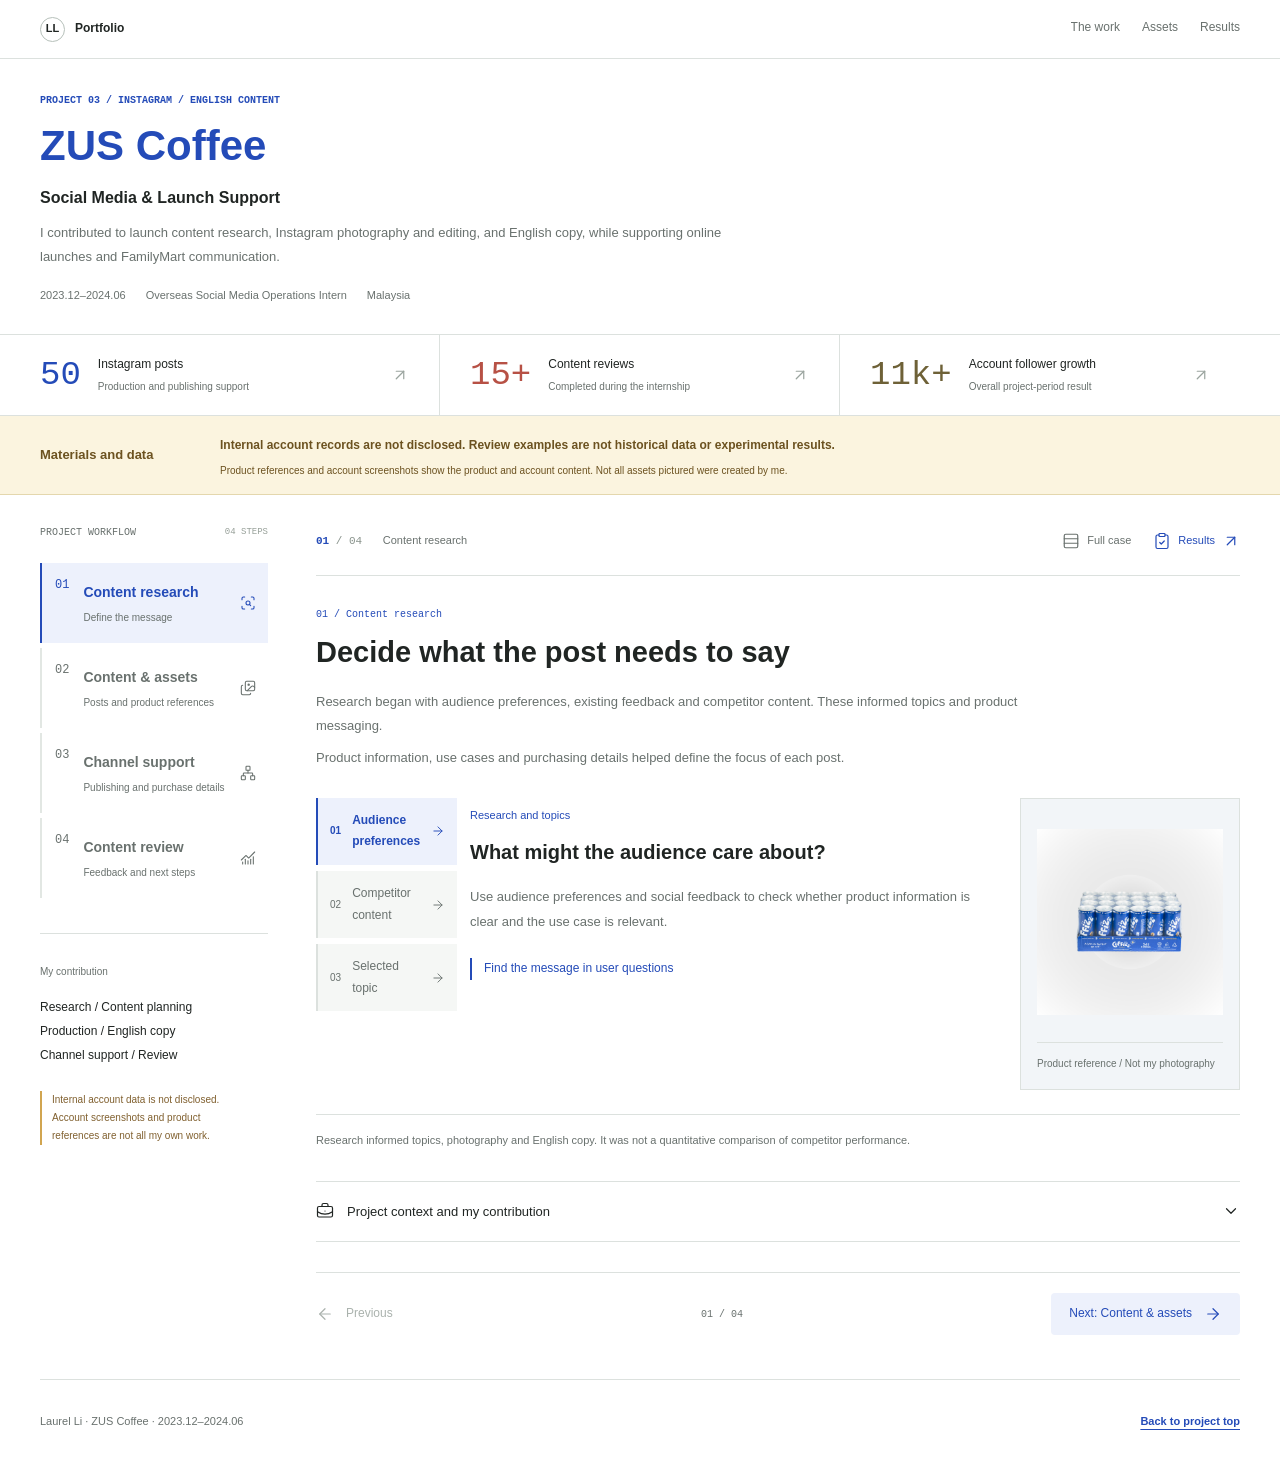
<file: projects/zus-everywhere/case_study.html>
<!doctype html>
<html lang="en">
<head>
  <meta charset="UTF-8">
  <meta name="viewport" content="width=device-width, initial-scale=1">
  <meta name="description" content="ZUS Coffee social media and launch support: audience research, Instagram production and English copy, FamilyMart communication and content reviews.">
  <title>ZUS Coffee: Social Media & Launch Support | Laurel Li</title>
  <style>
    :root { --ink: #202a38; --blue: #1645c3; --pink: #ad3168; --teal: #08786a; --gold: #805e13; --yellow: #ffe083; --line: #d9e0e8; --muted: #596777; --soft: #f4f6f9; }
    * { box-sizing: border-box; }
    html { scroll-behavior: smooth; scroll-padding-top: 86px; }
    body { margin: 0; color: var(--ink); background: #fff; font: 16px/1.8 Inter, -apple-system, BlinkMacSystemFont, "Segoe UI", "PingFang SC", "Microsoft YaHei", sans-serif; letter-spacing: 0; }
    h1, h2, h3, h4, p, figure { margin: 0; }
    h1, h2, h3, h4 { line-height: 1.4; letter-spacing: 0; text-wrap: balance; }
    p { overflow-wrap: anywhere; }
    a { color: inherit; text-underline-offset: 4px; }
    img { display: block; max-width: 100%; height: auto; }
    button { font: inherit; cursor: pointer; touch-action: manipulation; }
    button, a { -webkit-tap-highlight-color: transparent; }
    [hidden] { display: none !important; }
    :focus-visible { outline: 3px solid var(--pink); outline-offset: 4px; }
    .wrap { width: min(1180px, calc(100% - 64px)); margin-inline: auto; }
    .skip-link { position: fixed; top: 10px; left: 10px; z-index: 100; padding: 8px 12px; background: #fff; transform: translateY(-160%); }
    .skip-link:focus { transform: none; }
    .nav { position: sticky; top: 0; z-index: 30; display: flex; align-items: center; justify-content: space-between; gap: 24px; min-height: 64px; padding: 0 max(32px, calc((100% - 1180px) / 2)); background: #fffffffa; border-bottom: 1px solid var(--line); }
    .brand { display: inline-flex; align-items: center; gap: 10px; color: var(--blue); text-decoration: none; font-size: 13px; font-weight: 750; white-space: nowrap; }
    .brand-mark { display: grid; place-items: center; width: 28px; height: 28px; border: 1px solid var(--blue); border-radius: 50%; font-size: 11px; }
    .nav-links { display: flex; gap: 22px; min-width: 0; overflow: auto; scrollbar-width: none; }
    .nav-links::-webkit-scrollbar { display: none; }
    .nav-links a { display: inline-flex; flex-shrink: 0; align-items: center; min-height: 44px; border-bottom: 2px solid transparent; color: var(--muted); text-decoration: none; font-size: 12px; }
    .nav-links a:hover, .nav-links a[aria-current="location"] { color: var(--blue); border-bottom-color: var(--blue); }
    .hero { position: relative; isolation: isolate; background: #d9e5ed; }
    .hero::before { content: ""; position: absolute; inset: 0; z-index: -1; background: linear-gradient(90deg, #f4f8fcfa 0%, #f4f8fcf5 36%, #f4f8fc75 60%, #f4f8fc00 80%), url("evidence/coffizz-launch.jpg") center 55% / cover no-repeat; }
    .hero-inner { padding-block: 55px 35px; }
    .eyebrow { margin-bottom: 20px; color: var(--blue); font-size: 11px; font-weight: 750; }
    h1 { color: var(--blue); font-size: 64px; line-height: 1.14; font-weight: 850; }
    h1 span { display: block; margin-top: 16px; color: var(--ink); font-size: 36px; line-height: 1.35; }
    .hero-copy { max-width: 570px; margin-top: 22px; color: #334558; font-size: 16px; line-height: 1.9; }
    .hero-meta { display: flex; flex-wrap: wrap; gap: 8px 20px; margin-top: 23px; font-size: 12px; color: #334558; }
    .hero-meta span { padding-left: 9px; border-left: 2px solid var(--blue); }
    .hero-source { max-width: 570px; margin-top: 28px; font-size: 10px; color: #3c4e5f; }
    .hero-source a { display: inline-flex; align-items: center; min-height: 32px; }
    .disclosure { background: var(--yellow); color: #362807; border-bottom: 1px solid #d9b759; }
    .disclosure-inner { display: grid; grid-template-columns: 205px 1fr; align-items: center; gap: 40px; padding-block: 21px; }
    .disclosure h2 { font-size: 18px; }
    .disclosure strong { font-size: 14px; }
    .disclosure p { font-size: 12px; margin-top: 5px; }
    .snapshot { border-bottom: 1px solid var(--line); }
    .metric-row { display: grid; grid-template-columns: repeat(3, minmax(0, 1fr)); }
    .metric { --accent: var(--blue); display: grid; grid-template-columns: auto 1fr; gap: 22px; align-items: center; padding: 28px; border-right: 1px solid var(--line); }
    .metric:first-child { padding-left: 0; }
    .metric:nth-child(2) { --accent: var(--teal); }
    .metric:last-child { --accent: var(--pink); border-right: 0; }
    .metric strong { color: var(--accent); font: 46px/1.2 "SFMono-Regular", Consolas, monospace; white-space: nowrap; }
    .metric b { display: block; font-size: 14px; }
    .metric small { display: block; font-size: 11px; color: var(--muted); margin-top: 4px; }
    .band { border-bottom: 1px solid var(--line); }
    .soft { background: var(--soft); }
    .section { padding-block: 74px; }
    .section-head { display: grid; grid-template-columns: .85fr 1.15fr; gap: 70px; margin-bottom: 34px; align-items: start; }
    .kicker { color: var(--blue); font-size: 11px; font-weight: 750; margin-bottom: 12px; }
    h2 { font-size: 36px; line-height: 1.35; }
    h3 { font-size: 22px; } h4 { font-size: 16px; }
    .lead { font-size: 15px; color: var(--muted); line-height: 1.95; padding-top: 3px; }
    .lead p + p { margin-top: 12px; }
    .roles { display: grid; grid-template-columns: repeat(3, minmax(0, 1fr)); gap: 30px; }
    .role { --accent: var(--blue); display: grid; grid-template-columns: 38px 1fr; gap: 18px; border-top: 3px solid var(--accent); padding-top: 24px; }
    .role:nth-child(2) { --accent: var(--pink); }
    .role:nth-child(3) { --accent: var(--teal); }
    .role > span { font: 28px/1.5 "SFMono-Regular", Consolas, monospace; color: var(--accent); }
    .role p { font-size: 13px; color: var(--muted); margin-top: 10px; }
    .research-grid { display: grid; grid-template-columns: repeat(3, minmax(0, 1fr)); gap: 30px; }
    .research-item { padding-top: 22px; border-top: 1px solid #b3bfcd; }
    .research-item > span { color: var(--blue); font: 12px/1.5 "SFMono-Regular", Consolas, monospace; }
    .research-item h3 { margin-top: 12px; }
    .research-item p { color: var(--muted); font-size: 14px; margin-top: 12px; }
    .research-item small { display: block; font-size: 11px; color: var(--gold); margin-top: 20px; }
    .research-note { padding-top: 24px; margin-top: 28px; border-top: 1px solid var(--line); font-size: 13px; color: var(--muted); }
    .workflow-heading { display: flex; justify-content: space-between; align-items: baseline; gap: 16px; flex-wrap: wrap; margin-bottom: 22px; }
    .workflow-heading h3 { font-size: 19px; }
    .example-label { font-size: 11px; color: var(--gold); font-weight: 650; }
    .workflow { display: grid; grid-template-columns: repeat(6, minmax(0, 1fr)); gap: 22px; list-style: none; margin: 0 0 38px; padding: 0; }
    .workflow li { --accent: var(--blue); position: relative; border-top: 3px solid var(--accent); padding-top: 20px; }
    .workflow li:nth-child(2), .workflow li:nth-child(5) { --accent: var(--pink); }
    .workflow li:nth-child(3), .workflow li:nth-child(6) { --accent: var(--teal); }
    .workflow li:not(:last-child)::after { content: "→"; position: absolute; right: -22px; top: -21px; color: var(--accent); font-size: 23px; background: #fff; padding-inline: 3px; }
    .workflow li > span { display: block; color: var(--accent); font: 29px/1.3 "SFMono-Regular", Consolas, monospace; margin-bottom: 12px; }
    .workflow h4 { font-size: 16px; }
    .workflow p { font-size: 12px; color: var(--muted); margin-top: 8px; }
    .tablist { display: flex; width: min(650px, 100%); padding: 4px; border: 1px solid #b7c4d4; background: #fff; border-radius: 6px; margin-bottom: 24px; }
    .tablist button { flex: 1; min-width: 0; min-height: 46px; padding: 8px 12px; border: 0; border-radius: 3px; color: var(--muted); background: transparent; font-size: 13px; }
    .tablist button[aria-selected="true"] { background: var(--blue); color: #fff; }
    .tablist button:hover:not([aria-selected="true"]) { background: var(--soft); color: var(--blue); }
    .panels { min-width: 0; }
    .panel { padding: 28px 0; border-block: 1px solid var(--line); min-width: 0; }
    .panel + .panel { margin-top: 24px; }
    .enhanced .panels { display: grid; }
    .enhanced .panel { grid-area: 1 / 1; margin: 0; }
    .enhanced .panel[aria-hidden="true"] { visibility: hidden; pointer-events: none; }
    .panel-heading { display: grid; grid-template-columns: 56px 1fr; align-items: center; gap: 20px; margin-bottom: 25px; }
    .panel-heading > span { color: var(--pink); font: 37px/1.2 "SFMono-Regular", Consolas, monospace; }
    .panel-heading small { display: block; font-size: 10px; color: var(--muted); margin-bottom: 7px; }
    .panel-heading h3 { font-size: 24px; }
    .panel-columns { display: grid; grid-template-columns: repeat(3, minmax(0, 1fr)); gap: 30px; }
    .panel-column { --accent: var(--blue); border-top: 3px solid var(--accent); padding-top: 17px; }
    .panel-column:nth-child(2) { --accent: var(--pink); }
    .panel-column:nth-child(3) { --accent: var(--teal); }
    .panel-column h4 { color: var(--accent); }
    .panel-column p { font-size: 14px; color: var(--muted); line-height: 1.9; margin-top: 11px; }
    .material-note { font-size: 11px; color: var(--muted); margin-top: 17px; }
    .evidence { display: grid; grid-template-columns: minmax(0, 1fr) minmax(0, 1fr); gap: 56px; align-items: start; margin-top: 50px; }
    .photo-link { display: block; cursor: zoom-in; border: 1px solid var(--line); background: #fff; }
    .photo-link:hover { outline: 3px solid var(--blue); outline-offset: -3px; }
    .feed img { width: 100%; aspect-ratio: 1206 / 2622; object-fit: contain; }
    figcaption { font-size: 11px; color: var(--muted); margin-top: 12px; }
    .evidence-copy { padding-top: 23px; border-top: 2px solid var(--ink); }
    .evidence-copy h3 { font-size: 27px; }
    .evidence-copy > p { margin-top: 16px; font-size: 14px; color: var(--muted); }
    .evidence-points { margin: 25px 0; }
    .evidence-points > div { padding-block: 16px; border-top: 1px solid var(--line); }
    .evidence-points dt { font-size: 14px; font-weight: 700; }
    .evidence-points dd { margin: 6px 0 0; font-size: 13px; color: var(--muted); }
    .image-note { padding: 16px 18px; margin-top: 20px; border-left: 3px solid #ae790b; background: var(--yellow); color: #362807; font-size: 12px; }
    .product-materials { display: grid; grid-template-columns: 1fr 1fr; gap: 18px; margin-top: 28px; }
    .product-materials img { width: 100%; aspect-ratio: 1; object-fit: contain; }
    .channel-steps { display: grid; grid-template-columns: repeat(3, minmax(0, 1fr)); gap: 30px; margin-bottom: 40px; }
    .channel-step { border-top: 3px solid var(--teal); padding-top: 22px; }
    .channel-step:nth-child(2) { border-color: var(--pink); }
    .channel-step:nth-child(3) { border-color: var(--blue); }
    .channel-step h3 { font-size: 21px; }
    .channel-step p { font-size: 13px; color: var(--muted); margin-top: 11px; }
    .review-intro { display: flex; justify-content: space-between; align-items: baseline; gap: 20px; flex-wrap: wrap; margin-bottom: 22px; }
    .review-intro h3 { font-size: 23px; }
    .review-note { padding: 15px 18px; background: #fff2c8; border-left: 3px solid #c79922; color: #604714; font-size: 12px; margin-bottom: 22px; }
    .results { background: #f1f7f4; }
    .result-list { list-style: none; margin: 0; padding: 0; border-top: 1px solid #b9d2c7; }
    .result-list li { display: grid; grid-template-columns: 55px .8fr 1.2fr; align-items: baseline; gap: 28px; padding-block: 26px; border-bottom: 1px solid #b9d2c7; }
    .result-list li > span { font: 22px/1.2 "SFMono-Regular", Consolas, monospace; color: var(--teal); }
    .result-list h3 { font-size: 22px; }
    .result-list p { font-size: 14px; color: var(--muted); }
    .scope-note { margin-top: 25px; font-size: 12px; color: #4b6258; }
    .scope-note strong { margin-right: 10px; color: #25654a; }
    .footer { padding-block: 22px; font-size: 11px; color: var(--muted); }
    .footer .wrap { display: flex; justify-content: space-between; gap: 20px; align-items: center; }
    .footer a { display: inline-flex; align-items: center; min-height: 44px; font-weight: 700; color: var(--blue); }
    @media (max-width: 1000px) {
      h1 { font-size: 55px; } h1 span { font-size: 32px; } h2 { font-size: 32px; }
      .hero-copy { max-width: 480px; }
      .metric { grid-template-columns: 1fr; gap: 9px; padding-inline: 22px; }
      .metric strong { font-size: 40px; }
      .section-head { gap: 36px; }
      .role { grid-template-columns: 30px 1fr; gap: 12px; } .role h3 { font-size: 20px; }
      .workflow { gap: 15px; } .workflow li:not(:last-child)::after { right: -19px; font-size: 20px; top: -19px; }
      .workflow h4 { font-size: 14px; }
      .evidence { gap: 30px; }
      .product-materials { gap: 12px; }
    }
    @media (max-width: 760px) {
      html { scroll-padding-top: 102px; }
      .wrap { width: calc(100% - 36px); }
      .nav { flex-direction: column; align-items: stretch; padding: 12px 18px 0; gap: 0; }
      .brand { font-size: 12px; } .brand-mark { width: 24px; height: 24px; }
      .nav-links { width: 100%; gap: 23px; } .nav-links a { font-size: 11px; }
      .hero::before { background-image: linear-gradient(90deg, #f4f8fcfa 0%, #f4f8fce8 48%, #f4f8fc85 100%), url("evidence/coffizz-launch.jpg"); background-position: center, 68% center; }
      .hero-inner { padding-block: 32px 22px; }
      h1 { font-size: 44px; } h1 span { margin-top: 14px; font-size: 27px; }
      .eyebrow { font-size: 10px; margin-bottom: 15px; }
      .hero-copy { font-size: 14px; margin-top: 17px; max-width: 390px; }
      .hero-meta { font-size: 10px; gap: 7px 14px; margin-top: 18px; }
      .hero-source { font-size: 10px; margin-top: 16px; }
      .disclosure-inner { grid-template-columns: 1fr; gap: 8px; padding-block: 18px; }
      .disclosure h2 { font-size: 18px; } .disclosure strong { font-size: 12px; } .disclosure p { font-size: 11px; }
      .metric, .metric:first-child { padding: 22px 12px; }
      .metric:first-child { padding-left: 0; } .metric:last-child { padding-right: 0; }
      .metric strong { font-size: 30px; } .metric b { font-size: 12px; } .metric small { font-size: 10px; }
      .section { padding-block: 50px; }
      .section-head { grid-template-columns: 1fr; gap: 18px; margin-bottom: 28px; }
      h2 { font-size: 29px; } .kicker { font-size: 10px; margin-bottom: 10px; } .lead { font-size: 14px; }
      .roles, .research-grid { grid-template-columns: 1fr; gap: 24px; }
      .role { padding-top: 18px; grid-template-columns: 35px 1fr; gap: 15px; }
      .role h3 { font-size: 21px; } .role p { margin-top: 7px; }
      .research-item { padding-top: 18px; } .research-item h3 { font-size: 21px; margin-top: 8px; }
      .research-item p { margin-top: 8px; font-size: 13px; } .research-item small { margin-top: 12px; }
      .research-note { font-size: 12px; padding-top: 20px; margin-top: 25px; }
      .workflow-heading h3 { font-size: 18px; } .example-label { font-size: 10px; }
      .workflow { grid-template-columns: 1fr; gap: 0; margin-bottom: 28px; }
      .workflow li { border-top: 0; border-left: 2px solid var(--accent); padding: 0 0 24px 54px; margin-left: 9px; }
      .workflow li:last-child { padding-bottom: 0; }
      .workflow li > span { position: absolute; top: 1px; left: 14px; font-size: 21px; }
      .workflow h4 { font-size: 17px; } .workflow p { margin-top: 6px; }
      .workflow li:not(:last-child)::after { content: "↓"; top: auto; bottom: 0; left: -10px; right: auto; font-size: 20px; padding: 0; }
      .tablist { width: 100%; margin-bottom: 20px; } .tablist button { font-size: 12px; padding-inline: 6px; }
      .panel { padding-block: 22px; }
      .panel-heading { grid-template-columns: 38px 1fr; gap: 15px; margin-bottom: 20px; }
      .panel-heading > span { font-size: 29px; } .panel-heading h3 { font-size: 21px; }
      .panel-columns { grid-template-columns: 1fr; gap: 23px; }
      .panel-column { padding-top: 15px; } .panel-column p { font-size: 13px; margin-top: 9px; }
      .material-note { font-size: 10px; }
      .evidence { grid-template-columns: 1fr; gap: 26px; margin-top: 35px; }
      .evidence-copy { padding-top: 19px; } .evidence-copy h3 { font-size: 25px; }
      .evidence-copy > p { font-size: 13px; }
      .product-materials { gap: 16px; }
      .channel-steps { grid-template-columns: 1fr; gap: 24px; margin-bottom: 30px; }
      .channel-step { padding-top: 18px; } .channel-step p { margin-top: 8px; }
      .review-intro { gap: 8px; } .review-intro h3 { font-size: 21px; }
      .review-note { font-size: 11px; padding: 14px 16px; }
      .result-list li { grid-template-columns: 32px 1fr; gap: 10px 16px; padding-block: 23px; }
      .result-list li > span { font-size: 19px; } .result-list h3 { font-size: 21px; }
      .result-list p { grid-column: 2; font-size: 13px; }
      .scope-note { font-size: 11px; } .scope-note strong { display: block; margin-bottom: 6px; }
      .footer .wrap { flex-direction: column; align-items: flex-start; gap: 6px; }
    }
    @media (max-width: 360px) { .metric strong { font-size: 26px; } .nav-links { gap: 17px; } }
    @media (prefers-reduced-motion: reduce) { html { scroll-behavior: auto; } }
  </style>
  <link rel="stylesheet" href="../ai-news-dashboard/case-study-workspace.css">
  <link rel="stylesheet" href="../project-workspace.css">
  <link rel="stylesheet" href="../english-case.css">
</head>
<body>
  <a class="skip-link" href="#overview">Skip to project content</a>
  <nav class="nav" aria-label="Page navigation">
    <a class="brand" href="../../index.html" aria-label="Back to portfolio"><span class="brand-mark">LL</span><span>Laurel Li · Market Operations</span></a>
    <div class="nav-links"><a href="#overview">My contribution</a><a href="#research">Content research</a><a href="#content">Content production</a><a href="#review">Channel review</a><a href="#results">Results</a></div>
  </nav>
  <main>
    <header class="hero">
      <div class="wrap hero-inner">
        <p class="eyebrow">PROJECT 03 / INSTAGRAM · ENGLISH CONTENT</p>
        <h1>ZUS Coffee<span>Social media<br>& launch support</span></h1>
        <p class="hero-copy">I contributed to launch content research, Instagram photography and editing, and English copy, while supporting online launches and FamilyMart communication.</p>
        <div class="hero-meta"><span>2023.12–2024.06</span><span>Overseas Social Media Operations Intern</span><span>Malaysia</span></div>
        <p class="hero-source">COFFIZZ product reference image / Not my photography / <a href="https://siakapkeli.my/articles/zus-coffee-perkenalkan-coffizz-kopi-berkarbonat-halal-dalam-tin-pertama-di-malaysia" target="_blank" rel="noopener noreferrer">Original image source</a></p>
      </div>
    </header>
    <aside class="disclosure" aria-labelledby="disclosure-title">
      <div class="wrap disclosure-inner"><h2 id="disclosure-title">Materials and data</h2><div><strong>Internal account records are not disclosed. Review examples are not historical data or experimental results.</strong><p>Product references and account screenshots show the product and account content. Not all assets pictured were created by me.</p></div></div>
    </aside>
    <div class="snapshot" aria-label="Work delivered and account results">
      <div class="wrap metric-row">
        <div class="metric"><strong>50</strong><div><b>Instagram posts</b><small>Contributed to production and publishing</small></div></div>
        <div class="metric"><strong>15+</strong><div><b>Content reviews</b><small>Completed during the internship</small></div></div>
        <div class="metric"><strong>11k+</strong><div><b>Account follower growth</b><small>Account-level result during the project period</small></div></div>
      </div>
    </div>

    <section class="band" id="overview"><div class="wrap section">
      <div class="section-head"><div><p class="kicker">01 / CONTEXT & CONTRIBUTION</p><h2>From preparing content<br>to reviewing performance</h2></div><div class="lead"><p>As an Overseas Social Media Operations Intern at Zuspresso (M) Sdn. Bhd., I worked on ZUS Coffee launch communication through research, content production, publishing and channel information.</p><p>My role focused on content execution and communication support, not independent ownership of a full launch or retail channel.</p></div></div>
      <div class="roles">
        <article class="role"><span>01</span><div><h3>Research & topics</h3><p>Use audience preferences, social feedback and competitor content to identify relevant product messages.</p></div></article>
        <article class="role"><span>02</span><div><h3>Production & publishing</h3><p>Contribute to photography, editing, English captions, hashtags and asset organisation, following the publishing schedule.</p></div></article>
        <article class="role"><span>03</span><div><h3>Channels & review</h3><p>Support online launches and FamilyMart communication, track content weekly and identify the next adjustments.</p></div></article>
      </div>
    </div></section>

    <section class="band soft" id="research"><div class="wrap section">
      <div class="section-head"><div><p class="kicker">02 / CONTENT RESEARCH</p><h2>Start with<br>a clear message</h2></div><div class="lead"><p>Research began with audience preferences, existing feedback and competitor content. These informed topics and product messaging.</p><p>Product information, use cases and purchasing details helped define the focus of each post.</p></div></div>
      <div class="research-grid">
        <article class="research-item"><span>01 / AUDIENCE</span><h3>What might the audience care about?</h3><p>Use audience preferences and social feedback to check whether product information is clear and the use case is relevant.</p><small>Find the message in user questions</small></article>
        <article class="research-item"><span>02 / CONTENT</span><h3>How do other brands communicate?</h3><p>Review how competitors introduce products, present use cases and explain promotions or purchasing details.</p><small>Learn from the approach without copying</small></article>
        <article class="research-item"><span>03 / TOPIC</span><h3>What belongs in this post?</h3><p>Use product references and the communication schedule to identify key messages, visuals and information for the English copy.</p><small>Bring research into content preparation</small></article>
      </div>
      <p class="research-note">Research informed topics, photography and English copy. It was not a quantitative comparison of competitor performance.</p>
    </div></section>

    <section class="band" id="content"><div class="wrap section">
      <div class="section-head"><div><p class="kicker">03 / INSTAGRAM CONTENT & ASSETS</p><h2>Content and supporting assets</h2></div><p class="lead">I helped publish 50 Instagram posts, contributing to topics, photography, editing, English captions, hashtags and asset organisation.</p></div>
      <div class="evidence">
        <figure class="feed"><a class="photo-link" href="../../works/covers/zus-everywhere.jpg" target="_blank" rel="noopener noreferrer" aria-label="View original ZUS Everywhere account screenshot"><img src="../../works/covers/zus-everywhere.jpg" width="1206" height="2622" alt="ZUS Everywhere Instagram screenshot showing product, lifestyle and campaign content" loading="lazy"></a><figcaption>Original account screenshot / Not all content pictured is my work</figcaption></figure>
        <div class="evidence-copy">
          <p class="kicker">Account content and product references</p><h3>Prepare the visuals, copy<br>and publishing details together</h3>
          <p>The account screenshot includes product, lifestyle and campaign content. My contribution covered the planning, production, English copy and publishing support described here.</p>
          <dl class="evidence-points">
            <div><dt>Photography & video</dt><dd>Help prepare photos and edits around the selected topic.</dd></div>
            <div><dt>English captions & tags</dt><dd>Contribute to English captions, hashtags and product information.</dd></div>
            <div><dt>Assets & timing</dt><dd>Help organise asset versions and confirm publishing details.</dd></div>
          </dl>
          <p class="image-note">The account screenshot illustrates the content mix. Product reference images below are not my photography or design work.</p>
          <div class="product-materials">
            <figure><a class="photo-link" href="evidence/coffizz-product.png" target="_blank" rel="noopener noreferrer" aria-label="View original COFFIZZ product reference"><img src="evidence/coffizz-product.png" width="1080" height="1080" alt="COFFIZZ product reference image" loading="lazy"></a><figcaption>COFFIZZ product reference image</figcaption></figure>
            <figure><a class="photo-link" href="evidence/coffizz-carton.png" target="_blank" rel="noopener noreferrer" aria-label="View original COFFIZZ packaging reference"><img src="evidence/coffizz-carton.png" width="1080" height="1080" alt="COFFIZZ carton packaging reference" loading="lazy"></a><figcaption>COFFIZZ packaging reference</figcaption></figure>
          </div>
        </div>
      </div>
    </div></section>

    <section class="band soft" id="review"><div class="wrap section">
      <div class="section-head"><div><p class="kicker">04 / CHANNELS & REVIEW</p><h2>Prepare accurate information<br>and follow up after publishing</h2></div><div class="lead"><p>I supported online launches and FamilyMart retail communication by organising assets, store details, purchase links and publishing schedules.</p><p>I tracked content weekly and completed 15+ reviews, using feedback to refine topics, formats and publishing cadence.</p></div></div>
      <div class="channel-steps">
        <article class="channel-step"><h3>Before publishing: check information</h3><p>Check that product and channel information, creative assets and timing are consistent.</p></article>
        <article class="channel-step"><h3>After publishing: capture feedback</h3><p>Track performance and identify questions that need follow-up.</p></article>
        <article class="channel-step"><h3>During review: agree next steps</h3><p>Use performance and feedback to suggest changes to topics, formats and timing.</p></article>
      </div>
      <div class="review-intro"><h3>How I consider the next step</h3><span class="example-label">Illustrative reasoning, not historical findings</span></div>
      <p class="review-note">These examples show my review approach, not user quotes, measured comparisons or verified improvements. When metrics change, check content, timing and other influences before deciding what to adjust.</p>
      <div class="tabbed" data-tab-group="review">
        <div class="tablist" role="tablist" aria-label="Review examples" hidden>
          <button id="review-tab-info" type="button" role="tab" aria-controls="review-info">Where to buy</button>
          <button id="review-tab-response" type="button" role="tab" aria-controls="review-response">Performance changes</button>
          <button id="review-tab-product" type="button" role="tab" aria-controls="review-product">Product questions</button>
        </div>
        <div class="panels">
          <article class="panel" id="review-info"><div class="panel-heading"><span>01</span><div><small>Example situation</small><h3>Comments ask where to buy</h3></div></div><div class="panel-columns">
            <div class="panel-column"><h4>What to look at</h4><p>Identify the product, location and channel being asked about. An enquiry is not a completed purchase.</p></div>
            <div class="panel-column"><h4>What else to check</h4><p>Check whether the post includes purchasing information and whether store details or links are still accurate.</p></div>
            <div class="panel-column"><h4>Possible action</h4><p>Add confirmed purchasing details and make them clearer in subsequent relevant content.</p></div>
          </div></article>
          <article class="panel" id="review-response"><div class="panel-heading"><span>02</span><div><small>Example situation</small><h3>A post performs differently</h3></div></div><div class="panel-columns">
            <div class="panel-column"><h4>What to look at</h4><p>Compare available reach and engagement over the same observation window, rather than relying on one number.</p></div>
            <div class="panel-column"><h4>What else to check</h4><p>Check the topic, format, publishing time and any additional promotion or campaign activity.</p></div>
            <div class="panel-column"><h4>Possible action</h4><p>Propose a specific next test, such as a different opening or information order. Review it after publishing without promising an uplift.</p></div>
          </div></article>
          <article class="panel" id="review-product"><div class="panel-heading"><span>03</span><div><small>Example situation</small><h3>Users have product questions</h3></div></div><div class="panel-columns">
            <div class="panel-column"><h4>What to look at</h4><p>Distinguish factual questions from personal preferences. A few comments do not represent the whole audience.</p></div>
            <div class="panel-column"><h4>What else to check</h4><p>Review the original explanation and product references to confirm what can be added.</p></div>
            <div class="panel-column"><h4>Possible action</h4><p>Add verified information to captions or future topics; check uncertain details with the team first.</p></div>
          </div></article>
        </div>
      </div>
    </div></section>

    <section class="band results" id="results"><div class="wrap section">
      <div class="section-head"><div><p class="kicker">05 / RESULTS</p><h2>Contribute to publishing<br>and keep reviewing</h2></div><div class="lead"><p>Post counts and reviews describe my workload. Follower growth is shown separately as an account-level result, not a gain attributable to one post or to me alone.</p></div></div>
      <ol class="result-list">
        <li><span>01</span><h3>Contributed to 50 posts</h3><p>Topics, photography, editing, English captions, hashtags and asset organisation.</p></li>
        <li><span>02</span><h3>Completed 15+ reviews</h3><p>Tracked performance weekly and used interaction feedback to inform subsequent content.</p></li>
        <li><span>03</span><h3>11,000+ account follower growth</h3><p>Overall account change during the project period, not independently generated growth.</p></li>
      </ol>
      <p class="scope-note"><strong>Scope of figures</strong>Posts I helped publish, reviews I completed and account follower growth during the project period. Original account records are not disclosed.</p>
    </div></section>
  </main>
  <footer class="footer"><div class="wrap"><span>Laurel Li · ZUS Coffee · 2023.12–2024.06</span><a href="../../index.html">Back to project top</a></div></footer>
  <script>
    // Shared grid sizing keeps all tab states stable; without JS every panel is readable.
    document.querySelectorAll('[data-tab-group]').forEach(group => {
      const tablist = group.querySelector('[role="tablist"]');
      const tabs = [...tablist.querySelectorAll('[role="tab"]')];
      const panels = [...group.querySelectorAll('.panel')];
      function selectTab(tab) {
        tabs.forEach(item => {
          const selected = item === tab;
          item.setAttribute('aria-selected', String(selected));
          item.tabIndex = selected ? 0 : -1;
        });
        panels.forEach(panel => {
          const selected = panel.id === tab.getAttribute('aria-controls');
          panel.setAttribute('aria-hidden', String(!selected));
          panel.inert = !selected;
        });
      }
      panels.forEach((panel, index) => {
        panel.setAttribute('role', 'tabpanel');
        panel.setAttribute('aria-labelledby', tabs[index].id);
      });
      group.classList.add('enhanced');
      tablist.hidden = false;
      selectTab(tabs[0]);
      tabs.forEach((tab, index) => {
        tab.addEventListener('click', () => selectTab(tab));
        tab.addEventListener('keydown', event => {
          let next;
          if (event.key === 'ArrowRight') next = (index + 1) % tabs.length;
          if (event.key === 'ArrowLeft') next = (index - 1 + tabs.length) % tabs.length;
          if (event.key === 'Home') next = 0;
          if (event.key === 'End') next = tabs.length - 1;
          if (next === undefined) return;
          event.preventDefault();
          selectTab(tabs[next]);
          tabs[next].focus();
        });
      });
    });
    if ('IntersectionObserver' in window) {
      const links = [...document.querySelectorAll('.nav-links a')];
      const observer = new IntersectionObserver(entries => {
        const visible = entries.filter(entry => entry.isIntersecting).sort((a, b) => a.boundingClientRect.top - b.boundingClientRect.top)[0];
        if (!visible) return;
        links.forEach(link => {
          if (link.hash === '#' + visible.target.id) link.setAttribute('aria-current', 'location');
          else link.removeAttribute('aria-current');
        });
      }, { rootMargin: '-110px 0px -55% 0px' });
      links.forEach(link => observer.observe(document.querySelector(link.hash)));
    }
  </script>
  <script src="../ai-news-dashboard/lucide.min.js"></script>
  <script src="../project-workspace.js" data-project="zus"></script>
</body>
</html>
</file>
<file: projects/ai-news-dashboard/case-study-workspace.css>
:root { --ink: #202523; --muted: #69716e; --line: #dce1de; --soft: #f5f7f5; --blue: #126c62; --cyan: #126c62; --pink: #bd514d; }
.project-subtitle { margin-top: 10px; font-size: 20px; }
.hero h1 span { font-size: 36px; }
.need-tabs, .chart-tabs { display: flex; gap: 0; border-bottom: 1px solid var(--line); }
.need-tabs button, .chart-tabs button { border: 0; border-bottom: 2px solid transparent; background: none; padding: 12px 15px; color: var(--muted); font-size: 13px; }
.need-tabs [aria-selected="true"], .chart-tabs [aria-selected="true"] { border-bottom-color: var(--cyan); color: var(--cyan); font-weight: 700; }
.need-explorer { display: grid; grid-template-columns: minmax(0, 1fr) 230px; gap: 40px; }
.need-label { margin-top: 26px; font-size: 11px; color: var(--muted); }
.need-question { margin-top: 8px; font-size: 23px; }
.need-decisions { margin: 23px 0 0; }
.need-decisions > div { display: grid; grid-template-columns: 64px minmax(0, 1fr); gap: 18px; border-top: 1px solid var(--line); padding-block: 14px; font-size: 13px; }
.need-decisions dt { color: var(--muted); }
.need-decisions dd { margin: 0; }
.need-evidence { padding: 15px; background: #f0f3f0; border: 1px solid var(--line); }
.need-evidence img { height: 270px; object-fit: contain; }
.need-evidence figcaption { margin-top: 16px; border-top: 1px solid var(--line); padding-top: 12px; }
.need-evidence figcaption span { font-size: 10px; }
.need-evidence strong { font-size: 12px; margin-top: 4px; }
.need-source { margin-top: 24px; font-size: 11px; color: var(--muted); }
.interactive-case { background: #fff; }
.interactive-case svg.lucide { width: 18px; height: 18px; flex: 0 0 auto; }
.interactive-case .report, .interactive-case .hero-inner, .interactive-case .metric-strip { width: min(1280px, calc(100% - 80px)); }
.interactive-case .site-nav { min-height: 58px; padding: 0 max(40px, calc((100% - 1280px) / 2)); color: var(--ink); background: #fffffff5; border-bottom-color: var(--line); }
.interactive-case .brand-mark { border-color: #b6c0ba; width: 25px; height: 25px; }
.interactive-case .nav-brand { font-size: 12px; }
.interactive-case .nav-links a { color: var(--muted); min-height: 58px; gap: 5px; }
.interactive-case .nav-links a.active, .interactive-case .nav-links a:hover { color: var(--cyan); border-bottom-color: var(--cyan); }
.interactive-case .hero { min-height: 0; background: #fff; color: var(--ink); border-bottom: 1px solid var(--line); }
.interactive-case .hero::before { display: none; }
.interactive-case .hero-inner { position: relative; padding-block: 34px 28px; }
.interactive-case .eyebrow { margin-bottom: 13px; color: var(--cyan); font: 600 10px/1.5 "SFMono-Regular", Consolas, monospace; }
.interactive-case h1 { font-size: 42px; line-height: 1.2; font-weight: 760; }
.interactive-case h1 span { display: inline-block; margin-left: 14px; padding-left: 20px; border-left: 1px solid #acb9b1; font-size: 26px; font-weight: 500; vertical-align: middle; }
.interactive-case .project-subtitle { font-size: 16px; font-weight: 650; margin-top: 13px; }
.interactive-case .hero-copy { color: var(--muted); font-size: 13px; line-height: 1.8; margin-top: 8px; max-width: 730px; }
.interactive-case .hero-meta { position: absolute; right: 0; top: 47px; margin: 0; display: grid; gap: 6px; font-size: 11px; color: var(--muted); }
.interactive-case .hero-meta span { border: none; padding: 0; text-align: right; }
.interactive-case .metric-strip { grid-template-columns: repeat(3, minmax(0, 1fr)); }
.summary-stat { display: flex; align-items: center; gap: 20px; padding: 20px 30px; border-right: 1px solid var(--line); text-decoration: none; }
.summary-stat:first-child { padding-left: 0; }
.summary-stat:last-child { border: 0; }
.summary-stat > strong { font: 500 36px/1.2 "SFMono-Regular", Consolas, monospace; color: var(--cyan); white-space: nowrap; }
.summary-stat:nth-child(2) > strong { color: #b75145; }
.summary-stat:nth-child(3) > strong { color: #6e6137; }
.summary-stat > strong span { font-size: 21px; }
.summary-stat > strong small { font: 11px sans-serif; margin-right: 3px; }
.summary-stat > span { font-size: 12px; }
.summary-stat > span small { display: block; color: var(--muted); font-size: 10px; margin-top: 3px; }
.summary-stat > svg { margin-left: auto; color: #9aa49e; transition: transform .2s; }
.summary-stat:hover svg { transform: translate(2px, -2px); color: var(--ink); }
.workspace { display: grid; grid-template-columns: 228px minmax(0, 1fr); gap: 48px; padding-top: 30px; padding-bottom: 40px; scroll-margin-top: 78px; align-items: start; }
.workspace-rail { position: sticky; top: 83px; }
.rail-label { display: flex; align-items: center; justify-content: space-between; margin-bottom: 23px; font: 10px/1.5 "SFMono-Regular", Consolas, monospace; color: var(--muted); }
.rail-label span { color: #97a099; font-size: 9px; }
.workflow-tabs { display: grid; gap: 5px; }
.workflow-tabs button { position: relative; display: flex; align-items: center; gap: 14px; min-height: 72px; padding: 12px 12px 12px 13px; text-align: left; border: 0; border-left: 2px solid #e2e7e3; background: #fff; color: var(--muted); }
.workflow-tabs button[aria-selected="true"] { border-left-color: var(--cyan); background: #edf4ef; color: #174d3f; }
.workflow-tabs button:hover { background: #f4f7f4; }
.step-number { font: 12px/1.4 "SFMono-Regular", Consolas, monospace; align-self: flex-start; padding-top: 2px; }
.step-text { min-width: 0; }
.step-text strong { display: block; font-size: 14px; font-weight: 650; }
.step-text small { display: block; margin-top: 4px; font-size: 10px; font-weight: 400; color: var(--muted); }
.workflow-tabs button > svg { margin-left: auto; width: 16px !important; height: 16px !important; }
.rail-ownership { margin-top: 35px; padding-top: 22px; border-top: 1px solid var(--line); }
.rail-ownership > span { font-size: 10px; color: var(--muted); }
.rail-ownership p { margin-top: 10px; font-size: 12px; line-height: 2; }
.rail-note { color: #80602f; border-left: 2px solid #d1a550; padding-left: 10px; margin-top: 24px; font-size: 10px; max-width: 195px; }
.workspace-body { min-width: 0; }
.workspace-toolbar { display: flex; align-items: center; justify-content: space-between; gap: 12px; min-height: 34px; margin-bottom: 26px; padding-bottom: 18px; border-bottom: 1px solid var(--line); }
.workspace-breadcrumb { color: #89938c; font: 11px/1.5 "SFMono-Regular", Consolas, monospace; }
.workspace-breadcrumb b { color: var(--cyan); font-weight: 700; }
.workspace-breadcrumb > span { font: 11px sans-serif; color: var(--muted); margin-left: 14px; }
.workspace-actions { display: flex; align-items: center; gap: 22px; }
.workspace-actions a, .workspace-actions button { display: flex; align-items: center; gap: 7px; min-height: 32px; padding: 0; border: 0; background: transparent; color: var(--muted); text-decoration: none; font-size: 11px; }
.workspace-actions .tool-link { color: var(--cyan); }
.workspace-actions a:hover, .workspace-actions button:hover { color: var(--ink); }
.workflow-panel { min-width: 0; scroll-margin-top: 80px; }
.workflow-panel:focus { outline: none; }
.workflow-panel:focus-visible { outline: 2px solid var(--cyan); outline-offset: 9px; }
.workflow-panel:not([hidden]) { animation: reveal-panel .22s ease-out; }
.workflow-panel .section { width: 100%; padding: 0; margin: 0; scroll-margin-top: 85px; }
.workflow-panel .section-head { grid-template-columns: 1fr; gap: 14px; margin-bottom: 28px; }
.workflow-panel .kicker { font: 10px/1.5 "SFMono-Regular", Consolas, monospace; margin-bottom: 9px; color: var(--cyan); }
.workflow-panel h2 { font-size: 29px; line-height: 1.4; font-weight: 700; }
.workflow-panel .section-lead { max-width: 760px; font-size: 13px; line-height: 1.85; }
.workflow-footer { display: flex; justify-content: space-between; align-items: center; gap: 12px; border-top: 1px solid var(--line); margin-top: 30px; padding-block: 20px 4px; }
.workflow-footer button { display: inline-flex; align-items: center; justify-content: center; gap: 12px; border: 0; min-height: 42px; padding: 9px 0; background: #fff; color: var(--cyan); font-size: 12px; }
.workflow-footer button:disabled { color: #aab2ad; cursor: default; }
.workflow-footer .step-next { background: #eaf2ec; padding-inline: 18px; border-radius: 4px; }
.workflow-footer .step-next:hover { background: #dceade; }
.step-position { font: 10px "SFMono-Regular", Consolas, monospace; color: var(--muted); }
.is-full-read .workflow-panel + .workflow-panel { border-top: 1px solid var(--line); margin-top: 45px; padding-top: 40px; }
.is-full-read .workflow-footer { display: none; }
.campaign-flow { padding-block: 20px; border-block: 1px solid var(--line); margin-bottom: 26px; }
.campaign-flow-label { display: flex; justify-content: space-between; gap: 12px; font-size: 11px; }
.campaign-flow-label span + span { color: var(--muted); font-size: 10px; }
.campaign-flow ol { display: grid; grid-template-columns: repeat(4, minmax(0, 1fr)); padding: 0; margin: 30px 0; list-style: none; }
.campaign-flow li { position: relative; min-width: 0; border-top: 1px solid #b7cbbd; padding: 20px 18px 0 0; }
.campaign-flow li > svg { display: block; color: var(--cyan); margin-bottom: 18px; }
.campaign-flow li > span { position: absolute; top: -10px; left: 0; padding-right: 8px; background: #fff; color: #5c7866; font: 10px "SFMono-Regular", Consolas, monospace; }
.campaign-flow li h3 { font-size: 16px; }
.campaign-flow li p { font-size: 11px; color: var(--muted); margin-top: 8px; }
.evidence-jump { display: inline-flex; align-items: center; gap: 16px; font-size: 12px; color: var(--cyan); text-decoration: none; }
.workflow-panel .campaign-brief { border: 0; padding: 0; }
.workflow-panel .campaign-brief h3 { font-size: 18px; margin-block: 6px 15px; }
.workflow-panel .campaign-note, .workflow-panel .case-takeaway { font-size: 12px; padding: 15px 0 15px 15px; border: 0; border-left: 2px solid var(--cyan); margin-block: 26px 0; }
.workflow-panel .campaign-note strong { display: block; margin-bottom: 6px; font-size: 11px; color: var(--cyan); }
.workflow-panel .materials-credit { margin: -7px 0 22px; font-size: 12px; color: #151a17; font-weight: 600; }
.creative-viewer { display: grid; grid-template-columns: 290px minmax(0, 1fr); gap: 38px; align-items: stretch; border-block: 1px solid var(--line); padding-block: 22px; }
.creative-image { position: relative; display: grid; place-items: center; min-width: 0; padding: 15px; background: #f1f3ef; height: 332px; }
.creative-image > img { width: 100%; height: 302px; object-fit: contain; }
.creative-zoom { display: grid; place-items: center; position: absolute; right: 8px; bottom: 8px; width: 36px; height: 36px; border: 1px solid #d9ded8; background: #ffffffee; border-radius: 4px; color: var(--ink); }
.creative-zoom:hover { background: #dcebdd; }
.creative-index { color: var(--cyan); font: 11px "SFMono-Regular", Consolas, monospace; margin-top: 7px; }
.creative-annotation h3 { font-size: 23px; margin-top: 12px; }
.creative-annotation dl, #channel-detail dl { margin: 20px 0 0; }
.creative-annotation dl > div, #channel-detail dl > div { padding-block: 11px; border-top: 1px solid var(--line); display: grid; grid-template-columns: 65px minmax(0, 1fr); gap: 14px; font-size: 12px; }
.creative-annotation dt, #channel-detail dt { color: var(--muted); }
.creative-annotation dd, #channel-detail dd { margin: 0; }
.creative-credit { margin-top: 13px; color: var(--muted); font-size: 10px; }
.workflow-panel .material-group { margin-top: 24px; }
.workflow-panel .material-group + .material-group { padding-top: 0; border: 0; margin-top: 24px; }
.workflow-panel .material-group-head { margin-bottom: 12px; }
.workflow-panel .material-group-head h4 { font-size: 12px; font-weight: 600; }
.workflow-panel .material-group-head > span { font-size: 10px; }
.workflow-panel .journey-material-grid { grid-template-columns: repeat(4, minmax(0, 1fr)); gap: 15px; }
.workflow-panel .campaign-material-visual { max-width: none; height: 96px; padding: 8px; border: 1px solid var(--line); background: #f7f8f5; transition: border-color .18s, background .18s; }
.workflow-panel .campaign-material-visual a { cursor: pointer; }
.workflow-panel .campaign-material-visual a:hover { outline: none; }
.workflow-panel .campaign-material-visual:has(a:focus-visible) { outline: 2px solid var(--cyan); }
.workflow-panel .campaign-material.is-selected .campaign-material-visual { border: 2px solid var(--cyan); padding: 7px; background: #eaf1e8; }
.workflow-panel .campaign-material figcaption { display: block; border: 0; margin-top: 7px; padding: 0; }
.workflow-panel .campaign-material figcaption b, .workflow-panel .campaign-material figcaption span { display: none; }
.workflow-panel .campaign-material figcaption strong { font-size: 11px; font-weight: 500; text-align: center; }
.workflow-panel .campaign-material.is-selected figcaption strong { color: var(--cyan); font-weight: 700; }
.evidence-drawer { margin-top: 30px; border-block: 1px solid var(--line); }
.evidence-drawer > summary { display: flex; align-items: center; gap: 13px; padding: 18px 0; font-size: 13px; cursor: pointer; list-style: none; }
.evidence-drawer > summary::-webkit-details-marker { display: none; }
.evidence-drawer > summary > span { flex: 1; }
.evidence-drawer > summary small { margin-left: 14px; font-size: 10px; color: #80602f; }
.evidence-drawer > summary > svg:last-child { transition: transform .2s; }
.evidence-drawer[open] > summary > svg:last-child { transform: rotate(180deg); }
.evidence-drawer > .section { padding-block: 12px 25px; }
.evidence-drawer h2 { font-size: 23px; }
.workflow-panel .channel-map { grid-template-columns: 170px minmax(0, 1fr); gap: 32px; padding-block: 0 24px; align-items: stretch; border-bottom: 1px solid var(--line); }
.channel-select { display: grid; align-content: start; gap: 6px; }
.channel-select button { display: flex; gap: 12px; align-items: center; min-height: 52px; padding: 12px; border: 0; border-left: 2px solid var(--line); color: var(--muted); font-size: 13px; background: var(--soft); text-align: left; }
.channel-select button > span { font-size: 10px; }
.channel-select button > svg { margin-left: auto; width: 14px !important; }
.channel-select [aria-selected="true"] { background: #eaf2ec; border-color: var(--cyan); color: var(--cyan); }
.channel-content-label { display: block; font-size: 11px; color: var(--cyan); margin-top: 8px; }
#channel-detail { min-height: 230px; }
#channel-detail h3 { font-size: 23px; margin-top: 10px; }
.workflow-panel .subsection-heading { margin-top: 26px; margin-bottom: 20px; }
.workflow-panel .subsection-heading h3 { font-size: 18px; }
.workflow-panel .creator-route { gap: 24px; }
.workflow-panel .creator-route h4 { font-size: 14px; }
.workflow-panel .creator-route p { font-size: 12px; }
.workflow-panel .project-outcomes { gap: 18px; padding-block: 22px; }
.workflow-panel .outcome-value { font-size: 43px; }
.workflow-panel .outcome-value span { font-size: 25px; }
.workflow-panel .outcome-value small { font-size: 11px; }
.workflow-panel .project-outcomes h3 { font-size: 12px; margin-top: 8px; }
.workflow-panel .project-outcomes p { font-size: 11px; margin-top: 6px; }
.workflow-panel #results .back-link { display: none; }
.workflow-panel .outcome-context { margin-top: 15px; font-size: 11px; }
.workflow-panel .outcome-disclosure { padding: 12px 15px; font-size: 10px; margin-top: 18px; background: #fcf4e3; border-left: 2px solid #c1a44a; color: #735b28; }
.workflow-panel .outcome-disclosure strong { display: inline; margin-right: 10px; }
.workflow-panel #research { margin-top: 30px; }
.chart-tabs { margin-top: 18px; }
.chart-tabs button { display: flex; gap: 18px; align-items: center; font-size: 12px; }
.chart-tabs button strong { font: 600 13px "SFMono-Regular", Consolas, monospace; }
.workflow-panel .result-charts { grid-template-columns: minmax(0, 1fr); margin-top: 20px; }
.workflow-panel .result-chart { border-top: 0; padding-top: 0; }
.workflow-panel .result-chart figcaption { display: flex; flex-wrap: wrap; align-items: baseline; gap: 8px 18px; }
.workflow-panel .result-chart figcaption p { margin: 0; }
.workflow-panel .comparison-plot { height: 170px; max-width: 660px; }
.workflow-panel .chart-source { font-size: 10px; }
.workflow-panel .feedback-rows > div { grid-template-columns: minmax(0, 1fr) minmax(0, 1.5fr) 48px; gap: 20px; }
.workflow-panel .feedback-rows span { font-size: 12px; }
.workflow-panel .feedback-rows p { font-size: 12px; }
.review-loop { display: flex; gap: 18px; align-items: center; padding: 18px 0; border-top: 1px solid var(--line); text-decoration: none; color: var(--cyan); margin-top: 25px; }
.review-loop strong { font-size: 13px; }
.review-loop small { display: block; font-size: 11px; color: var(--muted); margin-top: 5px; }
.review-loop > svg:last-child { margin-left: auto; }
.workflow-panel .dashboard-shot { border-color: var(--line); border-radius: 4px; }
.workflow-panel .dashboard-shot img { max-height: 330px; }
.workflow-panel .demo-footer > span { color: var(--muted); }
.workflow-panel .primary-link { color: var(--cyan); border-color: #b6cfc0; }
.tool-drawer { border-top: 0; margin-top: 34px; }
.tool-drawer:first-child { margin-top: 0; }
.tool-drawer + #results { margin-top: 32px; }
.tool-drawer > summary { border-left: 4px solid var(--cyan); background: #e8f2ed; padding: 22px 24px; font-size: 20px; font-weight: 750; color: #173d31; }
.tool-drawer > summary > svg:first-child { width: 26px; height: 26px; color: var(--cyan); }
.tool-drawer > summary small { display: block; margin: 5px 0 0; font-size: 12px; font-weight: 650; color: #805522; }
.tool-drawer > #sop { padding-top: 20px; }
.tool-drawer #sop .section-head { margin-bottom: 16px; }
.tool-drawer #sop .section-head > div { display: none; }
.tool-drawer .demo-footer { margin: 0 0 20px; }
.tool-drawer .demo-footer > span { font-size: 12px; font-weight: 600; color: #805522; }
.tool-drawer .primary-link { min-height: 48px; padding: 11px 22px; border-color: #126c62; background: #126c62; color: #fff; font-size: 14px; font-weight: 650; }
.tool-drawer .primary-link:hover { background: #0e5149; border-color: #0e5149; color: #fff; }
.interactive-case .footer { padding-block: 22px; border-top: 1px solid var(--line); }
@keyframes reveal-panel { from { opacity: .6; transform: translateY(5px); } to { opacity: 1; transform: none; } }
@media (max-width: 1150px) {
  .interactive-case .hero-meta { position: static; display: flex; margin-top: 15px; gap: 12px 20px; }
  .interactive-case .hero-meta span { text-align: left; }
  .workspace { grid-template-columns: 195px minmax(0, 1fr); gap: 28px; }
  .summary-stat { gap: 14px; padding-inline: 20px; }
  .summary-stat > strong { font-size: 29px; }
  .summary-stat > span { font-size: 11px; }
  .summary-stat > svg { display: none; }
  .step-text strong { font-size: 13px; }
  .workflow-tabs button { gap: 10px; padding-left: 10px; }
  .need-explorer { grid-template-columns: minmax(0, 1fr) 195px; gap: 24px; }
  .need-evidence img { height: 240px; }
  .creative-viewer { grid-template-columns: 230px minmax(0, 1fr); gap: 25px; }
  .creative-image { height: 310px; }
  .creative-image > img { height: 280px; }
  .creative-annotation h3 { font-size: 20px; }
  .need-question { font-size: 20px; }
}
@media (max-width: 900px) {
  .interactive-case .report, .interactive-case .hero-inner, .interactive-case .metric-strip { width: calc(100% - 40px); }
  .interactive-case .site-nav { padding-inline: 20px; }
  .workspace { grid-template-columns: minmax(0, 1fr); gap: 24px; padding-top: 20px; scroll-margin-top: 77px; }
  .workspace-rail { position: sticky; top: 58px; background: #fff; z-index: 20; padding-top: 10px; border-bottom: 1px solid var(--line); }
  .rail-label, .rail-ownership, .rail-note { display: none; }
  .workflow-tabs { display: flex; gap: 0; overflow-x: auto; scrollbar-width: thin; scrollbar-color: #d7e0d7 transparent; }
  .workflow-tabs button { min-height: 59px; flex: 1 0 130px; border-left: 0; border-bottom: 2px solid var(--line); gap: 10px; padding: 10px 12px; }
  .workflow-tabs button[aria-selected="true"] { border-bottom-color: var(--cyan); }
  .step-text small { font-size: 9px; }
  .workflow-tabs button > svg { display: none; }
  .step-number { font-size: 10px; }
  .workflow-panel .section, .workflow-panel { scroll-margin-top: 150px; }
  .workspace-toolbar { margin-bottom: 22px; }
  .need-explorer { grid-template-columns: minmax(0, 1fr) 230px; gap: 30px; }
  .creative-viewer { grid-template-columns: 260px minmax(0, 1fr); }
}
@media (max-width: 600px) {
  .interactive-case .site-nav { flex-direction: row; gap: 15px; min-height: 53px; padding-block: 0; }
  .interactive-case .nav-links { width: auto; gap: 15px; }
  .interactive-case .nav-links a { min-height: 53px; font-size: 10px; }
  .interactive-case .nav-links a:first-child, .interactive-case .nav-links a:last-child { display: none; }
  .interactive-case .hero-inner { padding-block: 25px 22px; }
  .interactive-case h1 { font-size: 31px; }
  .interactive-case h1 span { font-size: 19px; padding-left: 12px; margin-left: 8px; }
  .interactive-case .project-subtitle { font-size: 14px; margin-top: 12px; }
  .interactive-case .hero-copy { font-size: 12px; line-height: 1.85; }
  .interactive-case .hero-meta { display: flex; font-size: 10px; gap: 5px 14px; }
  .interactive-case .hero-meta span:first-child { flex-basis: 100%; }
  .summary-stat { display: block; padding: 17px 11px; }
  .summary-stat > strong { display: block; font-size: 27px; min-height: 38px; }
  .summary-stat > strong span { font-size: 17px; }
  .summary-stat > strong small { font-size: 9px; }
  .summary-stat > span { font-size: 10px; line-height: 1.6; display: block; }
  .summary-stat > span small { font-size: 9px; min-height: 30px; }
  .summary-stat:last-child { padding-right: 0; }
  .workspace { gap: 20px; padding-top: 8px; scroll-margin-top: 66px; }
  .workspace-rail { top: 53px; }
  .workflow-tabs button { flex-basis: 128px; padding: 10px; }
  .workspace-breadcrumb > span { display: none; }
  .workspace-actions { gap: 17px; }
  .workspace-actions a, .workspace-actions button { font-size: 10px; gap: 5px; }
  .workspace-actions svg.lucide { width: 15px; height: 15px; }
  .workspace-actions .tool-link > svg:last-child { display: none; }
  .workflow-panel h2 { font-size: 23px; }
  .workflow-panel .section-head { gap: 10px; margin-bottom: 22px; }
  .workflow-panel .section-lead { font-size: 12px; }
  .need-explorer { grid-template-columns: minmax(0, 1fr); gap: 24px; }
  .need-tabs button { flex: 1; font-size: 12px; padding: 10px 8px; }
  .need-label { margin-top: 19px; font-size: 10px; }
  .need-question { font-size: 19px; }
  .need-decisions { margin-top: 17px; }
  .need-decisions > div { font-size: 12px; gap: 14px; padding-block: 12px; }
  .need-evidence { display: grid; grid-template-columns: 132px minmax(0, 1fr); gap: 20px; align-items: center; }
  .need-evidence img { height: 174px; }
  .need-evidence figcaption { border: 0; margin: 0; padding: 0; }
  .need-source { font-size: 10px; margin-top: 18px; }
  .workflow-footer { gap: 8px; }
  .workflow-footer button { font-size: 11px; gap: 7px; }
  .workflow-footer .step-next { padding-inline: 10px; }
  .workflow-footer .step-position { display: none; }
  .campaign-flow-label { flex-direction: column; gap: 4px; }
  .campaign-flow ol { grid-template-columns: repeat(2, minmax(0, 1fr)); gap: 30px 20px; }
  .campaign-flow li h3 { font-size: 15px; }
  .campaign-flow li > svg { margin-bottom: 10px; }
  .workflow-panel .campaign-brief h3 { font-size: 17px; }
  .workflow-panel .campaign-brief dl > div { font-size: 12px; grid-template-columns: 60px minmax(0, 1fr); gap: 12px; }
  .workflow-panel .campaign-brief dt, .workflow-panel .campaign-brief dd { font-size: 12px; }
  .creative-viewer { grid-template-columns: minmax(0, 1fr); gap: 22px; padding-block: 18px; }
  .creative-image { height: 274px; }
  .creative-image > img { height: 244px; }
  .creative-annotation h3 { font-size: 21px; margin-top: 8px; }
  .creative-annotation dl { margin-top: 14px; }
  .creative-annotation dl > div { font-size: 12px; }
  .creative-credit { margin-top: 10px; }
  .workflow-panel .journey-material-grid { gap: 8px; }
  .workflow-panel .campaign-material-visual { height: 80px; padding: 5px; }
  .workflow-panel .campaign-material.is-selected .campaign-material-visual { padding: 4px; }
  .workflow-panel .campaign-material figcaption strong { font-size: 10px; }
  .evidence-drawer > summary { font-size: 12px; }
  .evidence-drawer > summary small { display: block; margin: 4px 0 0; font-size: 9px; }
  .tool-drawer > summary { padding: 18px 15px; font-size: 18px; gap: 12px; }
  .tool-drawer > summary small { font-size: 11px; margin-top: 5px; }
  .tool-drawer .demo-footer { align-items: stretch; gap: 12px; }
  .tool-drawer .demo-footer > span { font-size: 11px; }
  .tool-drawer .primary-link { width: 100%; justify-content: center; }
  .workflow-panel .channel-map { grid-template-columns: minmax(0, 1fr); gap: 18px; }
  .channel-select { display: flex; gap: 5px; }
  .channel-select button { flex: 1; justify-content: center; min-width: 0; font-size: 12px; min-height: 43px; padding: 10px 6px; border-left: 0; border-bottom: 2px solid var(--line); }
  .channel-select button > span, .channel-select button > svg { display: none; }
  #channel-detail { min-height: 225px; }
  #channel-detail h3 { font-size: 21px; }
  .workflow-panel .creator-route { grid-template-columns: minmax(0, 1fr); gap: 0; }
  .workflow-panel .creator-route li { padding-block: 14px; }
  .workflow-panel .creator-route p { margin-top: 6px; }
  .workflow-panel .project-outcomes { grid-template-columns: minmax(0, 1fr); padding: 0; gap: 0; }
  .workflow-panel .project-outcomes > div { grid-template-columns: 115px minmax(0, 1fr); gap: 5px 15px; padding-block: 18px; }
  .workflow-panel .outcome-value { font-size: 34px; }
  .workflow-panel .outcome-value span { font-size: 21px; }
  .workflow-panel .project-outcomes h3 { margin-top: 0; }
  .workflow-panel .subsection-heading h3 { font-size: 17px; }
  .chart-tabs button { justify-content: flex-start; flex-direction: column; align-items: flex-start; gap: 5px; flex: 1; font-size: 11px; padding: 12px 9px; }
  .workflow-panel .comparison-plot { height: 160px; }
  .workflow-panel .feedback-rows > div { grid-template-columns: minmax(0, 1fr) 45px; gap: 6px 12px; }
  .workflow-panel .feedback-rows span, .workflow-panel .feedback-rows p { font-size: 11px; }
  .workflow-panel .feedback-rows strong { font-size: 10px; }
}
@media (max-width: 360px) {
  .interactive-case h1 { font-size: 27px; }
  .interactive-case h1 span { font-size: 17px; }
  .summary-stat > strong { font-size: 23px; }
  .summary-stat { padding-inline: 8px; }
  .need-evidence { grid-template-columns: 110px minmax(0, 1fr); gap: 15px; }
  .need-evidence img { height: 155px; }
  .creative-annotation dl > div { gap: 10px; }
}
@media (prefers-reduced-motion: reduce) {
  .workflow-panel:not([hidden]) { animation: none; }
  .interactive-case * { transition: none !important; scroll-behavior: auto !important; }
}
@media print {
  .interactive-case .site-nav, .workspace-rail, .workspace-toolbar, .workflow-footer, .creative-zoom { display: none; }
  .interactive-case .workspace { display: block; width: 100%; }
  .workflow-panel[hidden], .result-chart[hidden] { display: block !important; }
  .workflow-panel { margin-top: 24px; break-before: auto; }
  .need-explorer, .creative-viewer { break-inside: avoid; }
}
</file>
<file: projects/project-workspace.css>
.companion-case .report { margin-inline: auto; }
.companion-case .wrap { width: min(1280px, calc(100% - 80px)); }
.companion-case .hero-inner { display: block; }
.companion-case .hero { display: block; }
.companion-case .nav-brand { color: var(--ink); }
.companion-case .nav-brand .brand-mark { border-color: #b6c0ba; color: var(--ink); }
.companion-case .hero h1 { max-width: 780px; }
.companion-case .hero-meta { position: absolute; }
.companion-case .hero-meta span { border: 0; }
.project-zus { --cyan: #244bb8; --blue: #244bb8; --teal: #137764; }
.project-zus .eyebrow, .project-zus h1 { color: #244bb8; }
.project-zus .workflow-tabs button[aria-selected="true"], .project-zus .workflow-footer .step-next { background: #edf1fc; color: #244bb8; }
.project-zus .workflow-tabs button:hover, .project-zus .workflow-footer .step-next:hover { background: #e4eafa; }
.project-education h1 { color: #222a26; }
.companion-case .companion-metrics {
  display: grid;
  grid-template-columns: repeat(3, minmax(0, 1fr));
  margin-inline: auto;
}
.project-education .companion-metrics { grid-template-columns: repeat(4, minmax(0, 1fr)); }
.companion-case .summary-stat { padding-block: 19px; gap: 17px; }
.companion-case .summary-stat > strong { font-size: 34px; }
.project-education .summary-stat { padding-inline: 20px; }
.project-education .summary-stat:first-child { padding-left: 0; }
.project-education .summary-stat > strong { font-size: 29px; }
.companion-case .summary-stat:nth-child(4) > strong { color: #a33d63; }
.companion-case .disclosure { border-bottom-color: #e4d7ad; background: #fbf4df; color: #6c5220; }
.companion-case .disclosure-inner { grid-template-columns: 150px minmax(0, 1fr); gap: 30px; padding-block: 14px; }
.companion-case .disclosure h2 { font-size: 13px; }
.companion-case .disclosure strong { font-size: 12px; font-weight: 650; }
.companion-case .disclosure p { font-size: 10px; margin-top: 3px; }
.companion-case .workflow-panel .section { padding: 0; width: 100%; scroll-margin-top: 95px; }
.asset-gallery { scroll-margin-top: 180px; }
.companion-case .section-head .lead { font-size: 13px; line-height: 1.85; }
.companion-case .section-head .lead p + p { margin-top: 8px; }
.companion-case .workflow-panel .kicker { line-height: 1.7; }
.companion-case .workflow-panel h2 { line-height: 1.4; }
.companion-case .workflow-panel h3 { font-size: 21px; }
.companion-case .workflow-panel .lead { color: var(--muted); }
.companion-case .responsibilities-drawer > .section { padding-block: 20px; }
.companion-case .responsibilities-drawer .section-head h2 { font-size: 23px; }
.companion-case .responsibilities, .companion-case .roles { gap: 22px; }
.companion-case .responsibility, .companion-case .role { grid-template-columns: 24px minmax(0, 1fr); gap: 12px; padding-top: 16px; border-top-width: 2px; }
.companion-case .responsibility > span, .companion-case .role > span { font-size: 18px; }
.companion-case .responsibility h3, .companion-case .role h3 { font-size: 15px; }
.companion-case .responsibility p, .companion-case .role p { font-size: 12px; }
.project-explorer { display: grid; grid-template-columns: 165px minmax(0, 1fr); gap: 30px; align-items: start; }
.explorer-tabs { display: grid; gap: 6px; }
.explorer-tabs button { border: 0; border-left: 2px solid var(--line); background: #f5f7f5; min-height: 52px; padding: 12px; display: flex; align-items: center; gap: 11px; color: var(--muted); font-size: 13px; text-align: left; }
.explorer-tabs button > span:first-child { font-size: 10px; }
.explorer-tabs button > svg { margin-left: auto; width: 14px !important; }
.explorer-tabs button[aria-selected="true"] { border-left-color: var(--cyan); background: #eaf2ec; color: var(--cyan); font-weight: 650; }
.project-zus .explorer-tabs button[aria-selected="true"] { background: #edf1fc; }
.explorer-detail { min-width: 0; min-height: 290px; }
.explorer-eyebrow { color: var(--cyan); font-size: 11px; margin-top: 8px; }
.explorer-detail h3 { margin-top: 12px; font-size: 23px; }
.explorer-copy { color: var(--muted); font-size: 13px; line-height: 1.95; margin-top: 18px; }
.explorer-takeaway { color: var(--cyan); border-left: 2px solid var(--cyan); padding-left: 12px; margin-top: 24px; font-size: 12px; }
.explorer-rows { margin: 22px 0 0; }
.explorer-rows > div { display: grid; grid-template-columns: 70px minmax(0, 1fr); gap: 14px; padding-block: 12px; border-top: 1px solid var(--line); font-size: 12px; }
.explorer-rows dt { color: var(--muted); }
.explorer-rows dd { margin: 0; }
.research-body { display: grid; grid-template-columns: minmax(0, 1fr) 220px; gap: 30px; }
.research-body .project-explorer { grid-template-columns: 130px minmax(0, 1fr); gap: 24px; }
.research-body .explorer-tabs button { font-size: 12px; }
.research-body .explorer-detail h3 { font-size: 20px; }
.research-product { padding: 16px; border: 1px solid var(--line); background: #f2f5f8; align-self: stretch; display: grid; align-content: center; }
.research-product img { width: 100%; height: 215px; object-fit: contain; }
.research-product figcaption { font-size: 10px; border-top: 1px solid var(--line); padding-top: 12px; }
.companion-case .research-note { margin-top: 24px; padding-top: 16px; font-size: 11px; }
.companion-case .workflow { gap: 14px; margin-bottom: 30px; }
.companion-case .workflow li { padding-top: 15px; border-top-width: 2px; }
.companion-case .workflow li::after { font-size: 18px; right: -15px; top: -16px; }
.companion-case .workflow li > span { font-size: 20px; margin-bottom: 10px; }
.companion-case .workflow h4 { font-size: 12px; }
.companion-case .workflow p { font-size: 10px; }
.companion-case .workflow-heading { margin-bottom: 19px; }
.companion-case .workflow-heading h3 { font-size: 16px; }
.companion-case .example-label { font-size: 10px; color: #805d23; }
.companion-case .tablist, .companion-case .feedback-tabs { width: 100%; border: 0; border-bottom: 1px solid var(--line); border-radius: 0; padding: 0; background: #fff; }
.companion-case .tablist button, .companion-case .feedback-tabs button { border-radius: 0; border-bottom: 2px solid transparent; background: #fff; color: var(--muted); font-size: 12px; min-height: 44px; padding-inline: 8px; }
.companion-case .tablist button[aria-selected="true"], .companion-case .feedback-tabs button[aria-selected="true"] { background: #fff; border-bottom-color: var(--cyan); color: var(--cyan); font-weight: 700; }
.companion-case .panel { border-top: 0; padding-block: 6px 24px; }
.companion-case .panel-heading { grid-template-columns: 36px minmax(0, 1fr); gap: 16px; margin-bottom: 24px; }
.companion-case .panel-heading > span { font-size: 25px; }
.companion-case .panel-heading h3 { font-size: 23px; }
.companion-case .panel-columns { gap: 25px; }
.companion-case .panel-column { padding-top: 15px; border-top-width: 2px; }
.companion-case .panel-column h4 { font-size: 14px; }
.companion-case .panel-column p { font-size: 12px; }
.companion-case .material-note { font-size: 10px; margin-top: 16px; }
.asset-tabs { display: flex; border-bottom: 1px solid var(--line); margin-bottom: 22px; }
.asset-tabs button { flex: 1; border: 0; background: #fff; border-bottom: 2px solid transparent; color: var(--muted); font-size: 12px; min-height: 44px; padding: 10px; }
.asset-tabs button[aria-selected="true"] { color: var(--cyan); border-color: var(--cyan); font-weight: 700; }
#asset-detail { display: grid; grid-template-columns: 290px minmax(0, 1fr); gap: 36px; border-bottom: 1px solid var(--line); padding-bottom: 25px; min-height: 360px; }
.asset-visual { position: relative; background: #f2f5f8; height: 330px; padding: 16px; display: grid; place-items: center; }
.asset-visual > img { width: 100%; height: 298px; object-fit: contain; }
.asset-zoom { display: grid; place-items: center; position: absolute; right: 9px; bottom: 9px; width: 38px; height: 38px; border: 1px solid var(--line); border-radius: 4px; background: #fffffff2; color: var(--ink); }
.asset-zoom:hover { background: #e1e8fc; }
.asset-count { color: var(--cyan); font-size: 11px; margin-top: 10px; }
.asset-caption h3 { font-size: 24px; margin-top: 15px; }
.asset-caption > p[data-asset-context] { font-size: 13px; color: var(--muted); margin-top: 20px; }
.asset-credit { border-left: 2px solid #c4a556; background: #fbf4df; font-size: 12px; color: #76591b; padding: 13px 16px; margin-top: 22px; }
.asset-original { display: inline-flex; align-items: center; gap: 12px; min-height: 44px; margin-top: 20px; color: var(--cyan); font-size: 12px; text-decoration: none; }
.companion-case .asset-source { margin: 18px 0 0; max-width: none; font-size: 10px; color: var(--muted); }
.companion-case .production-drawer .evidence-copy { border: 0; padding-bottom: 20px; }
.companion-case .production-drawer .evidence-copy h3 { font-size: 20px; }
.companion-case .production-drawer .evidence-copy > p { font-size: 12px; }
.companion-case .production-drawer .evidence-points { display: grid; grid-template-columns: repeat(3, minmax(0, 1fr)); gap: 22px; }
.companion-case .production-drawer .evidence-points dd { font-size: 12px; }
.companion-case .image-note { padding: 13px 15px; font-size: 11px; border-left-width: 2px; background: #fbf4df; }
.asset-lightbox { width: min(900px, calc(100% - 32px)); max-height: calc(100dvh - 32px); padding: 0; border: 0; border-radius: 6px; color: var(--ink); background: #fff; overflow: hidden; }
.asset-lightbox::backdrop { background: #121921bd; }
.asset-lightbox header { display: flex; align-items: center; justify-content: space-between; gap: 16px; min-height: 60px; padding: 10px 18px; border-bottom: 1px solid var(--line); }
.asset-lightbox header h2 { font-size: 17px; }
.asset-close { width: 40px; height: 40px; flex: 0 0 40px; display: grid; place-items: center; border: 0; border-radius: 4px; color: var(--ink); background: var(--soft); }
.asset-lightbox-body { padding: 16px; max-height: calc(100dvh - 155px); overflow: auto; }
.asset-lightbox-body img { width: auto; max-height: calc(100dvh - 190px); max-width: 100%; margin: auto; object-fit: contain; }
.asset-lightbox-note { color: #805d23; font-size: 11px; padding: 10px 18px; border-top: 1px solid var(--line); }
.companion-case .channel-steps { gap: 24px; border-top: 1px solid var(--line); padding-top: 24px; margin: 26px 0 0; }
.companion-case .channel-step { border: 0; padding-top: 0; }
.companion-case .channel-step h3 { font-size: 14px; }
.companion-case .channel-step p { font-size: 12px; }
.companion-case .review-intro { gap: 12px; margin-bottom: 18px; }
.companion-case .review-intro h3 { font-size: 18px; }
.companion-case .review-note { background: #fbf4df; color: #70521d; font-size: 11px; padding: 12px 16px; border-left-width: 2px; }
.companion-case .workflow-panel #results { margin-top: 36px; }
.companion-case .workflow-panel > #results:first-child { margin-top: 0; }
.companion-case .result-metrics { display: grid; grid-template-columns: repeat(3, minmax(0, 1fr)); gap: 24px; padding-block: 24px; border-block: 1px solid var(--line); margin-bottom: 24px; }
.result-metrics strong { display: block; color: var(--cyan); font: 500 40px/1.3 "SFMono-Regular", Consolas, monospace; }
.result-metrics > div:nth-child(2) strong { color: #137764; }
.result-metrics > div:nth-child(3) strong { color: #a94364; }
.companion-case .result-metrics h3 { margin-top: 12px; font-size: 13px; }
.result-metrics p { font-size: 11px; color: var(--muted); margin-top: 5px; }
.companion-case .result-list { border-color: var(--line); }
.companion-case .result-list li { border-color: var(--line); grid-template-columns: 32px minmax(0, .85fr) minmax(0, 1.15fr); gap: 20px; padding-block: 20px; }
.companion-case .result-list li > span { color: var(--cyan); font-size: 16px; }
.companion-case .result-list h3 { font-size: 15px; }
.companion-case .result-list p { font-size: 12px; color: var(--muted); }
.companion-case .scope-note { color: #795a24; font-size: 11px; padding: 14px 16px; border-left: 2px solid #bc9945; background: #fbf4df; }
.companion-case .scope-note strong { color: #795a24; }
.companion-case .footer { padding: 20px 0; margin-inline: auto; width: min(1280px, calc(100% - 80px)); }
.companion-case .footer .wrap { width: 100%; }
.companion-case .case-question { min-height: 86px; grid-template-columns: 40px minmax(0, 1fr); gap: 18px; }
.companion-case .case-question > span { font-size: 29px; }
.companion-case .case-question h3 { font-size: 23px; }
.companion-case .decision-panel { padding-block: 8px 24px; border-top: 0; }
.companion-case .decision-columns { gap: 24px; }
.companion-case .decision-column { border-top-width: 2px; padding-top: 16px; }
.companion-case .decision-column h4 { font-size: 14px; }
.companion-case .decision-column p { min-height: 115px; font-size: 12px; margin-top: 12px; }
.companion-case .decision-column small { font-size: 10px; }
.companion-case .example-note { font-size: 10px; }
.companion-case .usage-path { gap: 16px; padding-top: 22px; margin-bottom: 24px; }
.companion-case .usage-path li { border-top-width: 2px; padding-top: 17px; }
.companion-case .usage-path li::after { font-size: 18px; top: -16px; right: -17px; background: #fff; }
.companion-case .path-number { font-size: 22px; margin-bottom: 14px; }
.companion-case .usage-path h4 { font-size: 13px; }
.companion-case .usage-path p { font-size: 11px; }
.article-outline { margin-top: 25px; padding: 17px 0; border-block: 1px solid var(--line); }
.article-outline > span { color: var(--muted); font-size: 10px; }
.article-outline > p { margin-top: 10px; font-size: 14px; line-height: 1.9; }
.content-connection { display: flex; align-items: center; gap: 16px; margin-top: 28px; border-top: 1px solid var(--line); padding-top: 23px; }
.content-connection > svg { color: var(--cyan); }
.content-connection > div { flex: 1; }
.content-connection strong { font-size: 13px; }
.content-connection p { font-size: 12px; color: var(--muted); margin-top: 8px; }
.content-connection > a { display: inline-flex; align-items: center; gap: 10px; color: var(--cyan); font-size: 12px; text-decoration: none; min-height: 44px; }
.resource-purpose { margin-top: 20px; font-size: 12px; color: var(--cyan); }
.document-preview { padding: 0; margin: 16px 0 0; list-style: none; border-top: 1px solid var(--line); }
.document-preview li { display: grid; grid-template-columns: 22px 50px minmax(0, 1fr); gap: 14px; padding-block: 12px; border-bottom: 1px solid var(--line); align-items: baseline; }
.document-preview span { font: 10px "SFMono-Regular", Consolas, monospace; color: var(--cyan); }
.document-preview strong { font-size: 12px; font-weight: 650; }
.document-preview p { font-size: 12px; color: var(--muted); }
.companion-case .resource-explorer .explorer-detail { min-height: 390px; }
.companion-case .document-outline { grid-template-columns: minmax(0, .8fr) minmax(0, 1.2fr); gap: 30px; margin-top: 28px; padding-top: 26px; }
.companion-case .outline-intro h3 { font-size: 18px; }
.companion-case .outline-intro p { font-size: 12px; }
.companion-case .outline-steps li { grid-template-columns: 22px 62px minmax(0, 1fr); gap: 13px; }
.companion-case .outline-steps li strong { font-size: 12px; }
.companion-case .outline-steps li p { font-size: 11px; }
.companion-case .pilot-stages { grid-template-columns: 165px minmax(0, 1fr); gap: 30px; }
.companion-case .practice-note { font-size: 12px; margin: 24px 0 0; padding: 16px 0 16px 16px; border: 0; border-left: 2px solid var(--cyan); }
.companion-case .practice-note strong { display: block; color: var(--cyan); font-size: 11px; margin-bottom: 7px; }
.companion-case .workflow-summary { font-size: 11px; gap: 8px; margin-top: 23px; padding-top: 17px; }
@media (max-width: 1150px) {
  .companion-case .hero-meta { position: static; }
  .companion-case .summary-stat { gap: 12px; padding-inline: 18px; }
  .companion-case .summary-stat > strong { font-size: 28px; }
  .project-education .summary-stat { display: block; }
  .project-education .summary-stat > strong { display: block; min-height: 40px; }
  .research-body { grid-template-columns: minmax(0, 1fr); gap: 25px; }
  .research-body .project-explorer { grid-template-columns: 155px minmax(0, 1fr); }
  .research-product { grid-template-columns: 150px minmax(0, 1fr); gap: 25px; align-items: center; }
  .research-product img { height: 160px; }
  .research-product figcaption { border: 0; margin: 0; padding: 0; }
  .project-explorer, .companion-case .pilot-stages { grid-template-columns: 145px minmax(0, 1fr); gap: 22px; }
  #asset-detail { grid-template-columns: 230px minmax(0, 1fr); gap: 25px; }
  .asset-visual { height: 310px; }
  .asset-visual > img { height: 278px; }
  .companion-case .workflow { grid-template-columns: repeat(3, minmax(0, 1fr)); gap: 24px; }
  .companion-case .workflow li:nth-child(3)::after { display: none; }
  .companion-case .panel-columns, .companion-case .decision-columns { gap: 18px; }
  .companion-case .decision-column p { min-height: 165px; }
  .companion-case .result-list li { gap: 15px; }
  .result-metrics strong { font-size: 32px; }
}
@media (max-width: 900px) {
  .companion-case .wrap, .companion-case .footer { width: calc(100% - 40px); }
  .companion-case .hero-meta { display: flex; }
  .companion-case .workflow-panel .section { scroll-margin-top: 155px; }
  .companion-case .disclosure-inner { grid-template-columns: 1fr; gap: 7px; padding-block: 13px; }
  .companion-case .disclosure h2 { font-size: 12px; }
  .research-body { grid-template-columns: minmax(0, 1fr) 180px; gap: 24px; }
  .research-body .project-explorer { grid-template-columns: 1fr; gap: 18px; }
  .research-body .explorer-tabs { display: flex; gap: 5px; }
  .research-body .explorer-tabs button { flex: 1; font-size: 11px; justify-content: center; padding: 10px 7px; min-height: 43px; }
  .research-body .explorer-tabs button > span:first-child, .research-body .explorer-tabs button > svg { display: none; }
  .research-product { display: grid; grid-template-columns: 1fr; padding: 12px; gap: 10px; }
  .research-product figcaption { padding-top: 12px; border-top: 1px solid var(--line); font-size: 9px; }
  .companion-case .decision-column p { min-height: 135px; }
}
@media (max-width: 600px) {
  .companion-case .hero h1 { font-size: 32px; }
  .companion-case .hero-meta { position: static; }
  .companion-case .hero-meta span:first-child { flex-basis: auto; }
  .companion-case .summary-stat { display: block; padding: 16px 9px; }
  .companion-case .summary-stat:first-child { padding-left: 0; }
  .companion-case .summary-stat > strong { display: block; font-size: 25px; min-height: 38px; }
  .companion-case .summary-stat > span { font-size: 10px; }
  .companion-case .summary-stat > span small { font-size: 9px; }
  .project-education .companion-metrics { grid-template-columns: repeat(2, minmax(0, 1fr)); }
  .project-education .summary-stat { padding: 13px 12px; display: flex; gap: 14px; }
  .project-education .summary-stat:first-child { padding-left: 12px; }
  .project-education .summary-stat:nth-child(2) { border-right: 0; }
  .project-education .summary-stat:nth-child(n+3) { border-top: 1px solid var(--line); }
  .project-education .summary-stat > strong { min-height: 0; font-size: 22px; }
  .project-education .summary-stat > span { font-size: 10px; }
  .project-education .summary-stat > span small { display: none; }
  .companion-case .disclosure-inner { gap: 5px; }
  .companion-case .disclosure strong { font-size: 11px; }
  .companion-case .disclosure p { font-size: 10px; }
  .companion-case .section-head .lead { font-size: 12px; }
  .companion-case .workflow-panel h3 { font-size: 19px; }
  .project-explorer, .companion-case .pilot-stages { grid-template-columns: 1fr; gap: 21px; }
  .explorer-tabs { display: flex; gap: 4px; }
  .explorer-tabs button { flex: 1; min-width: 0; justify-content: center; border-left: 0; border-bottom: 2px solid var(--line); padding: 10px 5px; min-height: 44px; font-size: 11px; text-align: center; }
  .explorer-tabs button[aria-selected="true"] { border-bottom-color: var(--cyan); }
  .explorer-tabs button > span:first-child, .explorer-tabs button > svg { display: none; }
  .explorer-detail { min-height: 285px; }
  .explorer-detail h3 { font-size: 20px; }
  .explorer-eyebrow { font-size: 10px; }
  .explorer-copy { font-size: 12px; margin-top: 15px; }
  .explorer-rows > div { gap: 12px; grid-template-columns: 62px minmax(0, 1fr); }
  .research-body { grid-template-columns: 1fr; gap: 20px; }
  .research-body .project-explorer { grid-template-columns: 1fr; }
  .research-body .explorer-detail { min-height: 215px; }
  .research-product { grid-template-columns: 135px minmax(0, 1fr); gap: 22px; align-items: center; }
  .research-product img { height: 150px; }
  .research-product figcaption { border: 0; padding: 0; }
  .companion-case .responsibilities, .companion-case .roles { grid-template-columns: 1fr; gap: 20px; }
  .companion-case .responsibility h3, .companion-case .role h3 { font-size: 16px; }
  .companion-case .responsibilities-drawer .section-head h2 { font-size: 21px; }
  .companion-case .workflow { grid-template-columns: repeat(3, minmax(0, 1fr)); gap: 21px 14px; }
  .companion-case .workflow li { margin-left: 0; border-left: 0; border-top: 2px solid var(--accent); padding: 13px 0 0; }
  .companion-case .workflow li > span { position: static; font-size: 17px; }
  .companion-case .workflow h4 { font-size: 11px; }
  .companion-case .workflow p { font-size: 10px; line-height: 1.7; }
  .companion-case .workflow li::after { content: "→"; top: -15px; right: -13px; left: auto; bottom: auto; font-size: 16px; }
  .companion-case .panel-heading h3 { font-size: 21px; }
  .companion-case .panel-columns { grid-template-columns: 1fr; gap: 18px; }
  .companion-case .panel-column p { margin-top: 8px; }
  .companion-case .panel-column h4 { font-size: 13px; }
  .companion-case .tablist button { font-size: 11px; }
  #asset-detail { grid-template-columns: 1fr; gap: 21px; }
  .asset-tabs button { padding-inline: 6px; font-size: 11px; }
  .asset-visual { height: 275px; }
  .asset-visual > img { height: 243px; }
  .asset-caption h3 { font-size: 21px; }
  .asset-caption > p[data-asset-context] { font-size: 12px; margin-top: 13px; }
  .asset-credit { font-size: 11px; margin-top: 17px; }
  .asset-original { margin-top: 12px; }
  .companion-case .production-drawer .evidence-points { grid-template-columns: 1fr; gap: 0; }
  .companion-case .channel-steps { grid-template-columns: 1fr; gap: 20px; }
  .companion-case .channel-step h3 { font-size: 14px; }
  .companion-case .result-metrics { gap: 12px; padding-block: 20px; }
  .result-metrics strong { font-size: 24px; }
  .companion-case .result-metrics h3 { font-size: 11px; }
  .result-metrics p { font-size: 10px; }
  .companion-case .result-list li { grid-template-columns: 26px minmax(0, 1fr); gap: 8px 13px; }
  .companion-case .result-list p { grid-column: 2; font-size: 12px; }
  .companion-case .result-list h3 { font-size: 16px; }
  .companion-case .case-question h3 { font-size: 21px; }
  .companion-case .decision-columns { grid-template-columns: 1fr; gap: 18px; }
  .companion-case .decision-column p { min-height: 0; font-size: 12px; margin-top: 9px; }
  .companion-case .decision-column h4 { font-size: 14px; }
  .companion-case .decision-column small { padding-top: 9px; margin-top: 10px; }
  .companion-case .usage-path { grid-template-columns: 1fr; gap: 0; padding-top: 10px; }
  .companion-case .usage-path li { border-left-width: 2px; border-top: 0; padding-top: 15px; }
  .companion-case .usage-path li::after { content: "↓"; right: auto; top: auto; bottom: -10px; left: -9px; }
  .companion-case .usage-path h4 { font-size: 14px; }
  .companion-case .content-connection { flex-wrap: wrap; gap: 12px; }
  .content-connection > div { flex-basis: calc(100% - 40px); }
  .content-connection > a { margin-left: 30px; }
  .companion-case .document-outline { grid-template-columns: 1fr; gap: 23px; }
  .companion-case .resource-explorer .explorer-detail { min-height: 410px; }
  .document-preview li { grid-template-columns: 20px 42px minmax(0, 1fr); gap: 10px; }
  .article-outline > p { font-size: 13px; }
  .companion-case .feedback-tabs button { padding-inline: 6px; font-size: 11px; }
}
@media (max-width: 360px) {
  .companion-case .summary-stat > strong { font-size: 22px; }
  .project-education .summary-stat { gap: 8px; padding-inline: 8px; }
  .project-education .summary-stat:first-child { padding-left: 8px; }
  .project-education .summary-stat > strong { font-size: 21px; }
  .research-product { grid-template-columns: 115px minmax(0, 1fr); }
  .result-metrics strong { font-size: 21px; }
  .explorer-rows > div { grid-template-columns: 58px minmax(0, 1fr); gap: 10px; }
}
</file>
<file: projects/english-case.css>
.interactive-case .hero-meta { position: static; display: flex; margin-top: 18px; gap: 7px 20px; }
.interactive-case .hero-meta span { text-align: left; }
.interactive-case h1 { max-width: 980px; }
.interactive-case h1 span { display: block; margin: 10px 0 0; padding: 0; border: 0; font-size: 26px; }
.step-text strong, .step-text small, .summary-stat > span,
.explorer-tabs button, .asset-tabs button, .workflow-footer button { overflow-wrap: break-word; }
.summary-stat { min-width: 0; gap: 14px; }
.summary-stat > span { min-width: 0; }
.need-decisions > div { grid-template-columns: 100px minmax(0, 1fr); }
.creative-annotation dl > div, #channel-detail dl > div { grid-template-columns: 100px minmax(0, 1fr); }
.document-preview li { grid-template-columns: 22px 75px minmax(0, 1fr); }
.workflow-tabs button { min-height: 80px; }
.workflow-footer button { max-width: 72%; }
.workflow-panel .feedback-rows > div { grid-template-columns: minmax(0, 1fr) minmax(0, 1.5fr) 70px; }
.feedback-tabs button, .explorer-tabs button { white-space: normal; }
@media (max-width: 900px) {
  .workflow-tabs button { flex-basis: 170px; }
}
@media (max-width: 600px) {
  .interactive-case h1 span { font-size: 21px; }
  .workflow-tabs button { flex-basis: 160px; min-height: 68px; }
  .workspace-rail { position: sticky; }
  .creative-annotation dl > div, #channel-detail dl > div { grid-template-columns: 85px minmax(0, 1fr); }
  .explorer-tabs { flex-wrap: wrap; }
  .explorer-tabs button { flex: 1 1 44%; }
  .companion-case .feedback-tabs { flex-wrap: wrap; }
  .companion-case .feedback-tabs button { white-space: normal; }
  .document-preview li { grid-template-columns: 18px 70px minmax(0, 1fr); }
  .workflow-panel .feedback-rows > div { grid-template-columns: minmax(0, 1fr) 70px; }
  .companion-case .summary-stat > strong { font-size: 24px; }
}
</file>
<file: projects/ai-news-dashboard/case-study-analysis.css>
.creator-route-compact { grid-template-columns: repeat(3, minmax(0, 1fr)); gap: 36px; }
.campaign-briefs { display: grid; grid-template-columns: minmax(0, 1fr); gap: 40px; }
.campaign-brief { padding-top: 22px; border-top: 3px solid var(--blue); }
.brief-label { font-size: 11px; font-weight: 750; color: var(--muted); }
.campaign-brief h3 { margin-block: 10px 22px; font-size: 23px; }
.campaign-brief dl { margin: 0; }
.campaign-brief dl > div { display: grid; grid-template-columns: 68px minmax(0, 1fr); gap: 16px; padding-block: 14px; border-top: 1px solid var(--line); }
.campaign-brief dt { font-size: 13px; font-weight: 700; }
.campaign-brief dd { margin: 0; font-size: 13px; line-height: 1.9; color: var(--muted); }
.campaign-note { margin: 26px 0 32px; padding-block: 18px; border-block: 1px solid var(--line); color: var(--muted); font-size: 14px; }
.campaign-note strong { color: var(--ink); margin-right: 12px; }
.case-takeaway { margin-top: 32px; padding: 18px 0 18px 20px; border-left: 3px solid var(--cyan); font-size: 14px; }
.case-takeaway strong { display: block; margin-bottom: 7px; color: var(--cyan); font-size: 12px; }
.review-journey { display: grid; grid-template-columns: repeat(4, minmax(0, 1fr)); gap: 28px; padding: 0; margin: 0; list-style: none; }
.review-journey li { position: relative; border-top: 2px solid var(--blue); padding-top: 18px; }
.review-journey li:not(:last-child)::after { content: "→"; position: absolute; top: -17px; right: -22px; padding-inline: 3px; background: #fff; color: var(--muted); }
.review-journey li > span { color: var(--blue); font: 12px/1.5 "SFMono-Regular", Consolas, monospace; }
.review-journey h3 { margin-block: 8px 6px; font-size: 17px; }
.review-journey p { font-size: 12px; color: var(--muted); }
.chart-context, .chart-source { font-size: 12px; line-height: 1.85; color: var(--muted); }
.chart-context { margin-top: -12px; }
.result-charts { display: grid; grid-template-columns: repeat(2, minmax(0, 1fr)); gap: 48px; margin-top: 30px; }
.result-chart { min-width: 0; border-top: 3px solid var(--chart-color); padding-top: 20px; }
.result-chart h4 { font-size: 17px; }
.result-chart figcaption p { margin-top: 7px; font-size: 12px; color: var(--muted); }
.comparison-plot { position: relative; height: 208px; margin: 44px 0 42px; }
.plot-scale { position: absolute; left: 0; top: 0; bottom: 0; width: 28px; }
.plot-scale span { position: absolute; right: 0; transform: translateY(50%); font: 11px/1 "SFMono-Regular", Consolas, monospace; color: var(--muted); }
.plot-data { position: absolute; inset: 0 20px 0 42px; border-bottom: 1px solid #b7c3cf; }
.plot-gridline { position: absolute; left: 0; right: 0; border-top: 1px solid #e7ebef; }
.plot-data svg { position: absolute; inset: 0; width: 100%; height: 100%; overflow: visible; }
.plot-data line { stroke: var(--chart-color); stroke-width: 3; fill: none; }
.plot-point { position: absolute; transform: translate(-50%, 50%); width: 12px; height: 12px; border-radius: 50%; border: 3px solid var(--chart-color); background: var(--chart-color); }
.plot-point.baseline { background: #fff; }
.plot-point b { position: absolute; bottom: 18px; left: 50%; transform: translateX(-50%); white-space: nowrap; color: var(--chart-color); background: #fff; padding-inline: 3px; font: 700 18px/1 "SFMono-Regular", Consolas, monospace; }
.plot-period { position: absolute; bottom: -30px; transform: translateX(-50%); font-size: 12px; white-space: nowrap; color: var(--muted); }
.chart-source { padding-top: 18px; border-top: 1px solid var(--line); }
.project-outcomes { display: grid; grid-template-columns: repeat(3, minmax(0, 1fr)); gap: 36px; padding-block: 28px; border-block: 1px solid var(--line); }
.project-outcomes > div { min-width: 0; }
.outcome-value { display: block; font-size: 76px; font-weight: 750; line-height: 1.4; color: var(--blue); white-space: nowrap; }
.outcome-value span { font-size: 42px; }
.outcome-value small { font: 600 15px/1.5 Inter, -apple-system, sans-serif; margin-right: 6px; }
.project-outcomes > div:nth-child(2) .outcome-value { color: var(--cyan); }
.project-outcomes > div:nth-child(3) .outcome-value { color: var(--pink); }
.project-outcomes h3 { margin-top: 16px; font-size: 17px; }
.project-outcomes p { margin-top: 10px; color: var(--muted); font-size: 13px; }
.outcome-context { margin-top: 20px; font-size: 12px; color: var(--muted); }
.outcome-disclosure { max-width: none; margin-top: 20px; padding: 16px 20px; border-left: 3px solid var(--pink); background: #fff0f4; color: #742546; }
.outcome-disclosure strong { display: block; margin-bottom: 6px; }
@media (max-width: 1000px) {
  .creator-route-compact { gap: 24px; }
  .result-charts { gap: 30px; }
  .project-outcomes { gap: 24px; }
  .outcome-value { font-size: 56px; }
  .outcome-value span { font-size: 30px; }
  .project-outcomes h3 { font-size: 15px; }
}
@media (max-width: 720px) {
  .campaign-briefs { grid-template-columns: 1fr; gap: 28px; }
  .campaign-brief h3 { font-size: 21px; margin-bottom: 18px; }
  .campaign-note { font-size: 13px; }
  .creator-route-compact { grid-template-columns: 1fr; gap: 18px; }
  .case-takeaway { font-size: 13px; padding-left: 16px; margin-top: 26px; }
  .review-journey { grid-template-columns: 1fr; gap: 0; }
  .review-journey li { margin-left: 8px; border-top: 0; border-left: 2px solid var(--blue); padding: 10px 0 22px 45px; }
  .review-journey li > span { position: absolute; left: 13px; top: 13px; }
  .review-journey li:not(:last-child)::after { content: "↓"; top: auto; right: auto; left: -9px; bottom: -9px; padding-inline: 0; z-index: 1; }
  .review-journey h3 { margin-top: 0; font-size: 16px; }
  .result-charts { grid-template-columns: 1fr; gap: 28px; }
  .comparison-plot { height: 190px; }
  .chart-context, .chart-source { font-size: 11px; }
  .project-outcomes { grid-template-columns: 1fr; gap: 0; padding-block: 0; }
  .project-outcomes > div { display: grid; grid-template-columns: 134px minmax(0, 1fr); column-gap: 18px; padding-block: 24px; }
  .project-outcomes > div + div { border-top: 1px solid var(--line); }
  .outcome-value { grid-row: 1 / 3; align-self: center; font-size: 44px; }
  .outcome-value span { font-size: 25px; }
  .outcome-value small { font-size: 12px; margin-right: 2px; }
  .project-outcomes h3 { margin-top: 0; font-size: 14px; }
  .project-outcomes p { margin-top: 7px; font-size: 11px; }
  .outcome-disclosure { padding: 14px 16px; font-size: 11px; }
}
@media (max-width: 360px) {
  .project-outcomes > div { grid-template-columns: 122px minmax(0, 1fr); column-gap: 14px; }
  .outcome-value { font-size: 40px; }
}
</file>
